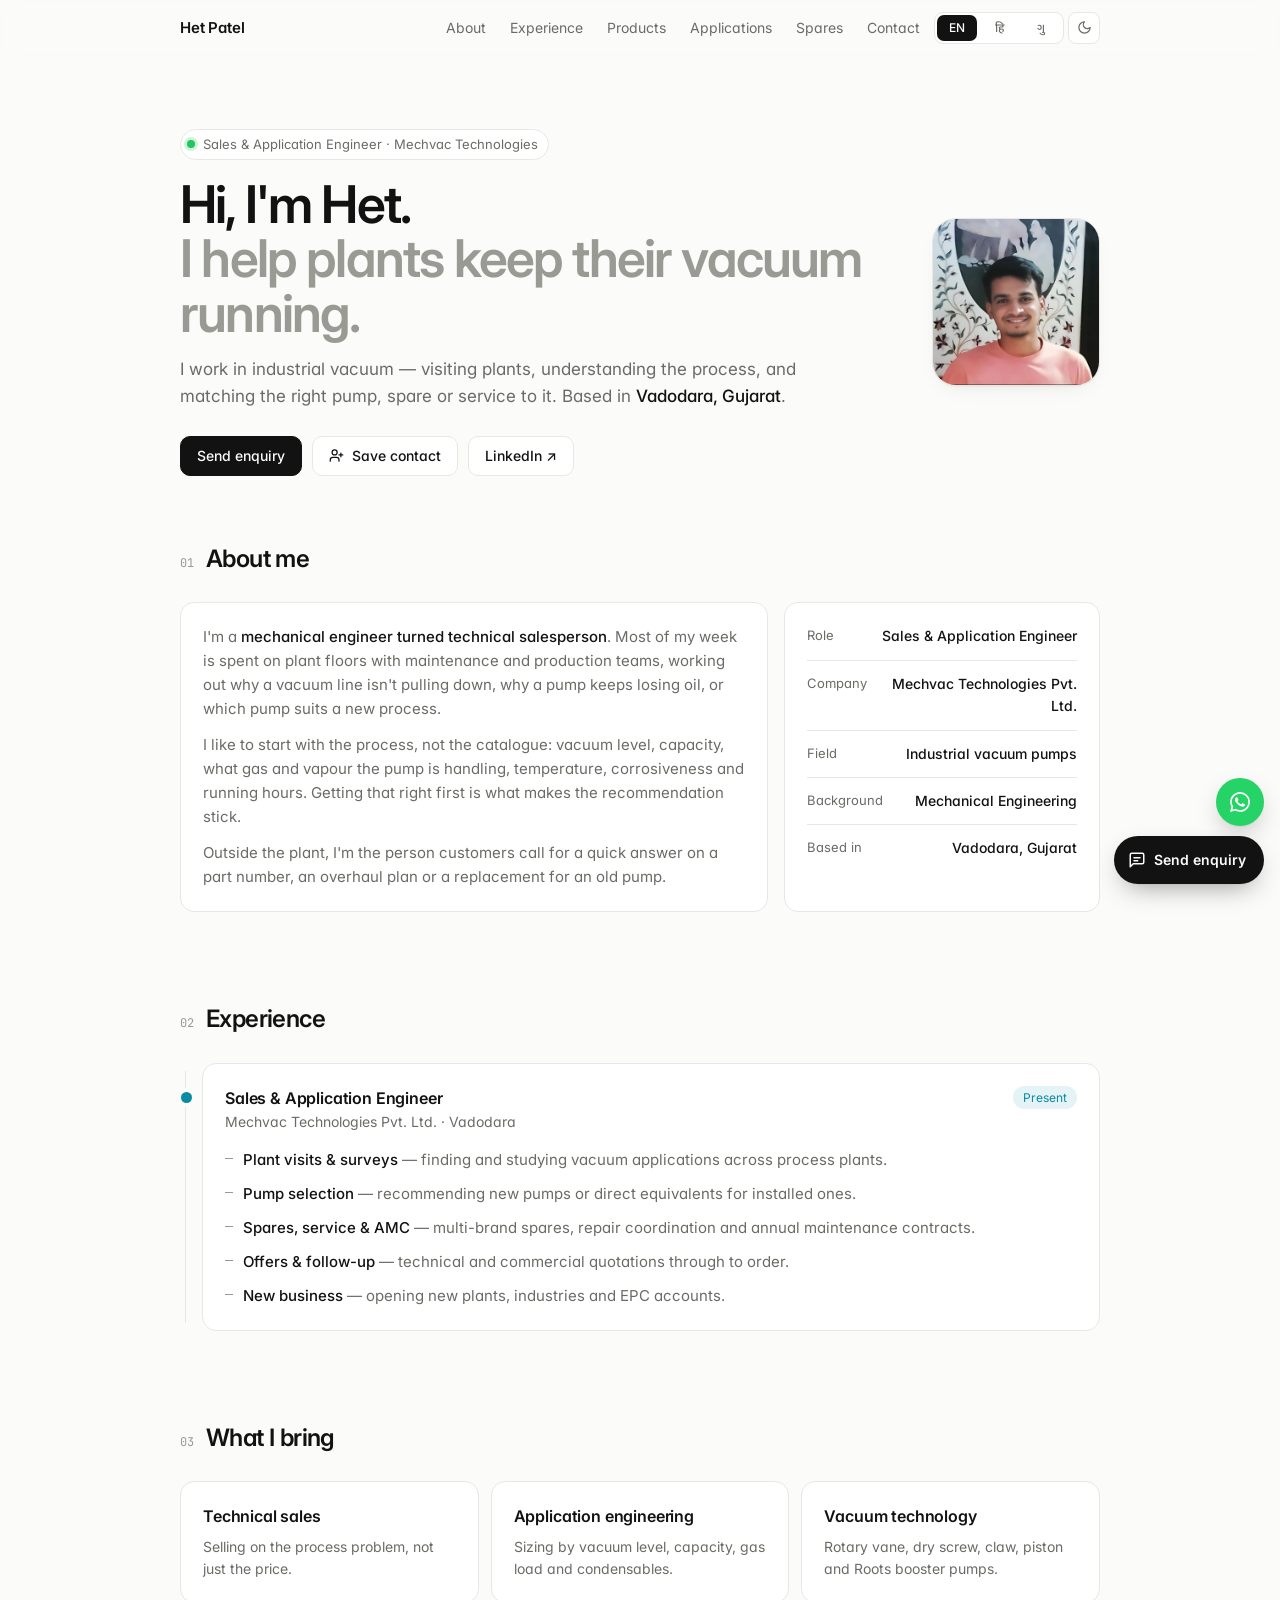
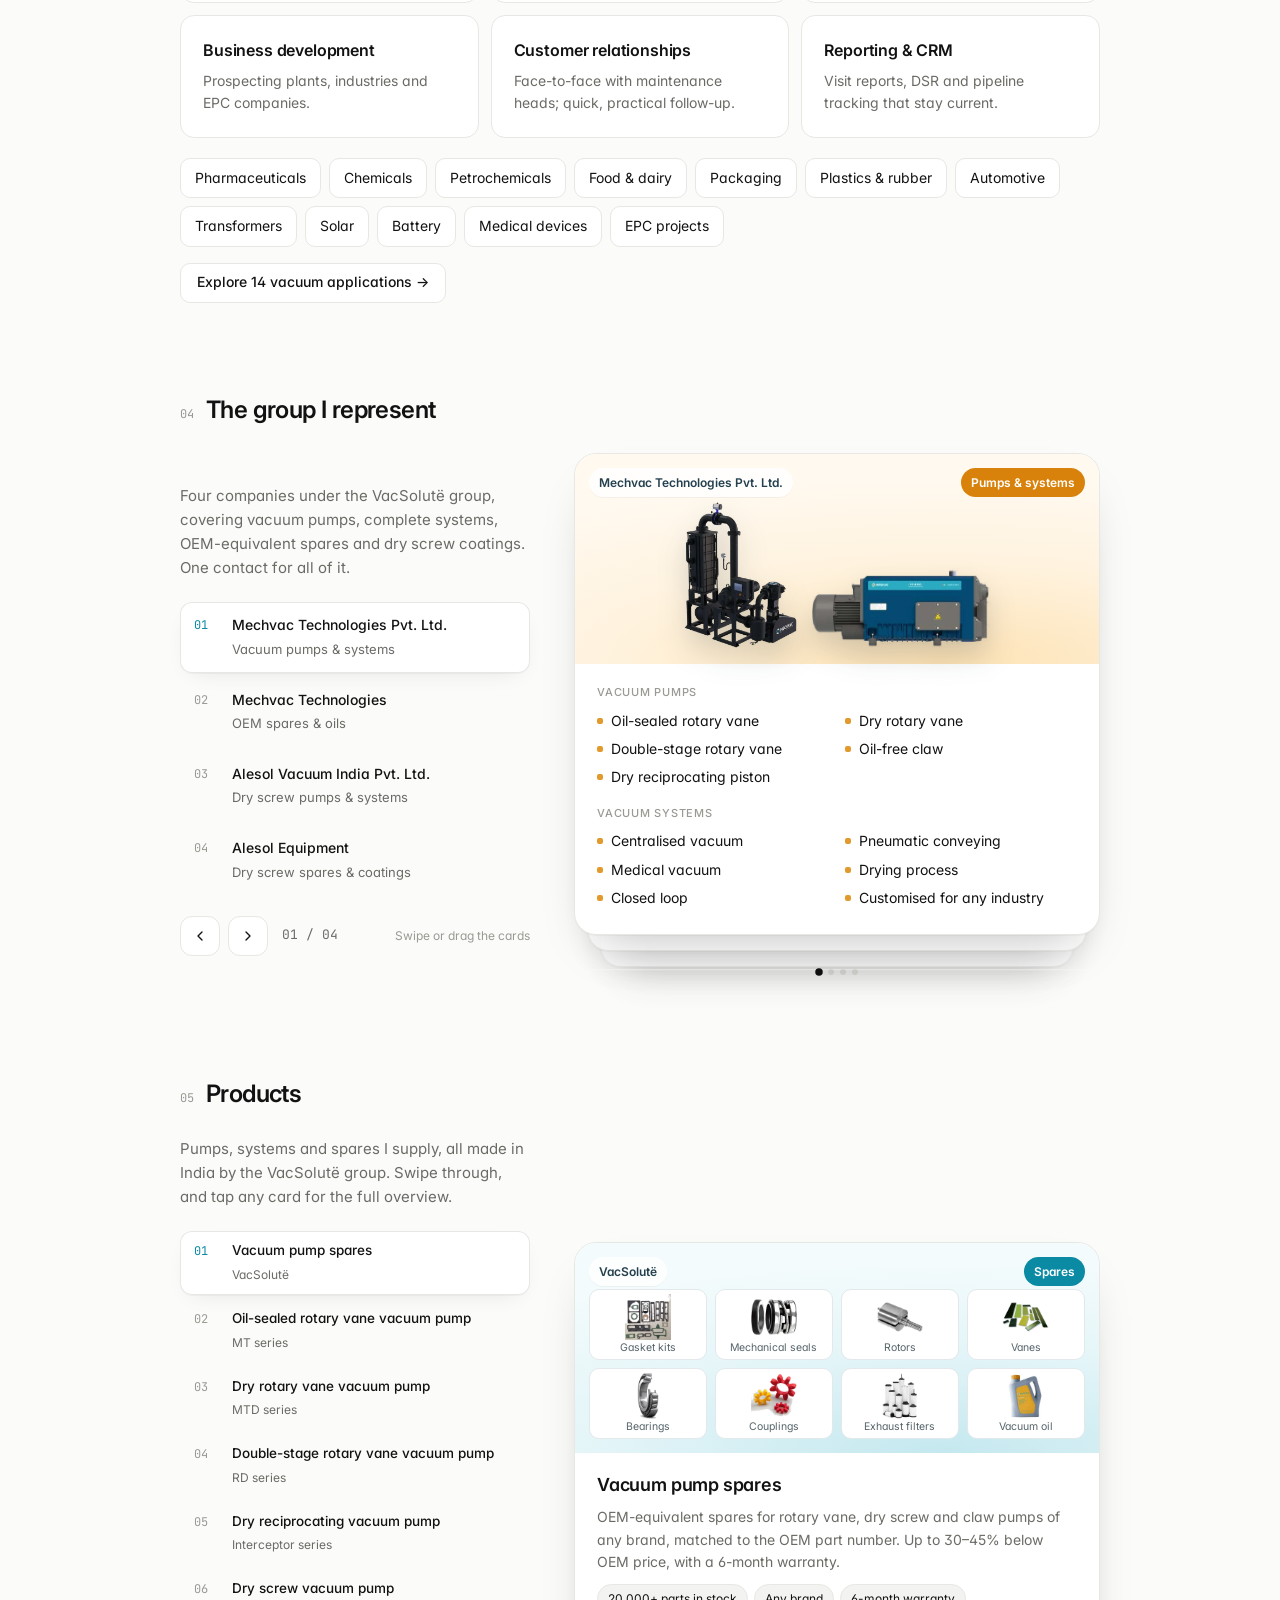
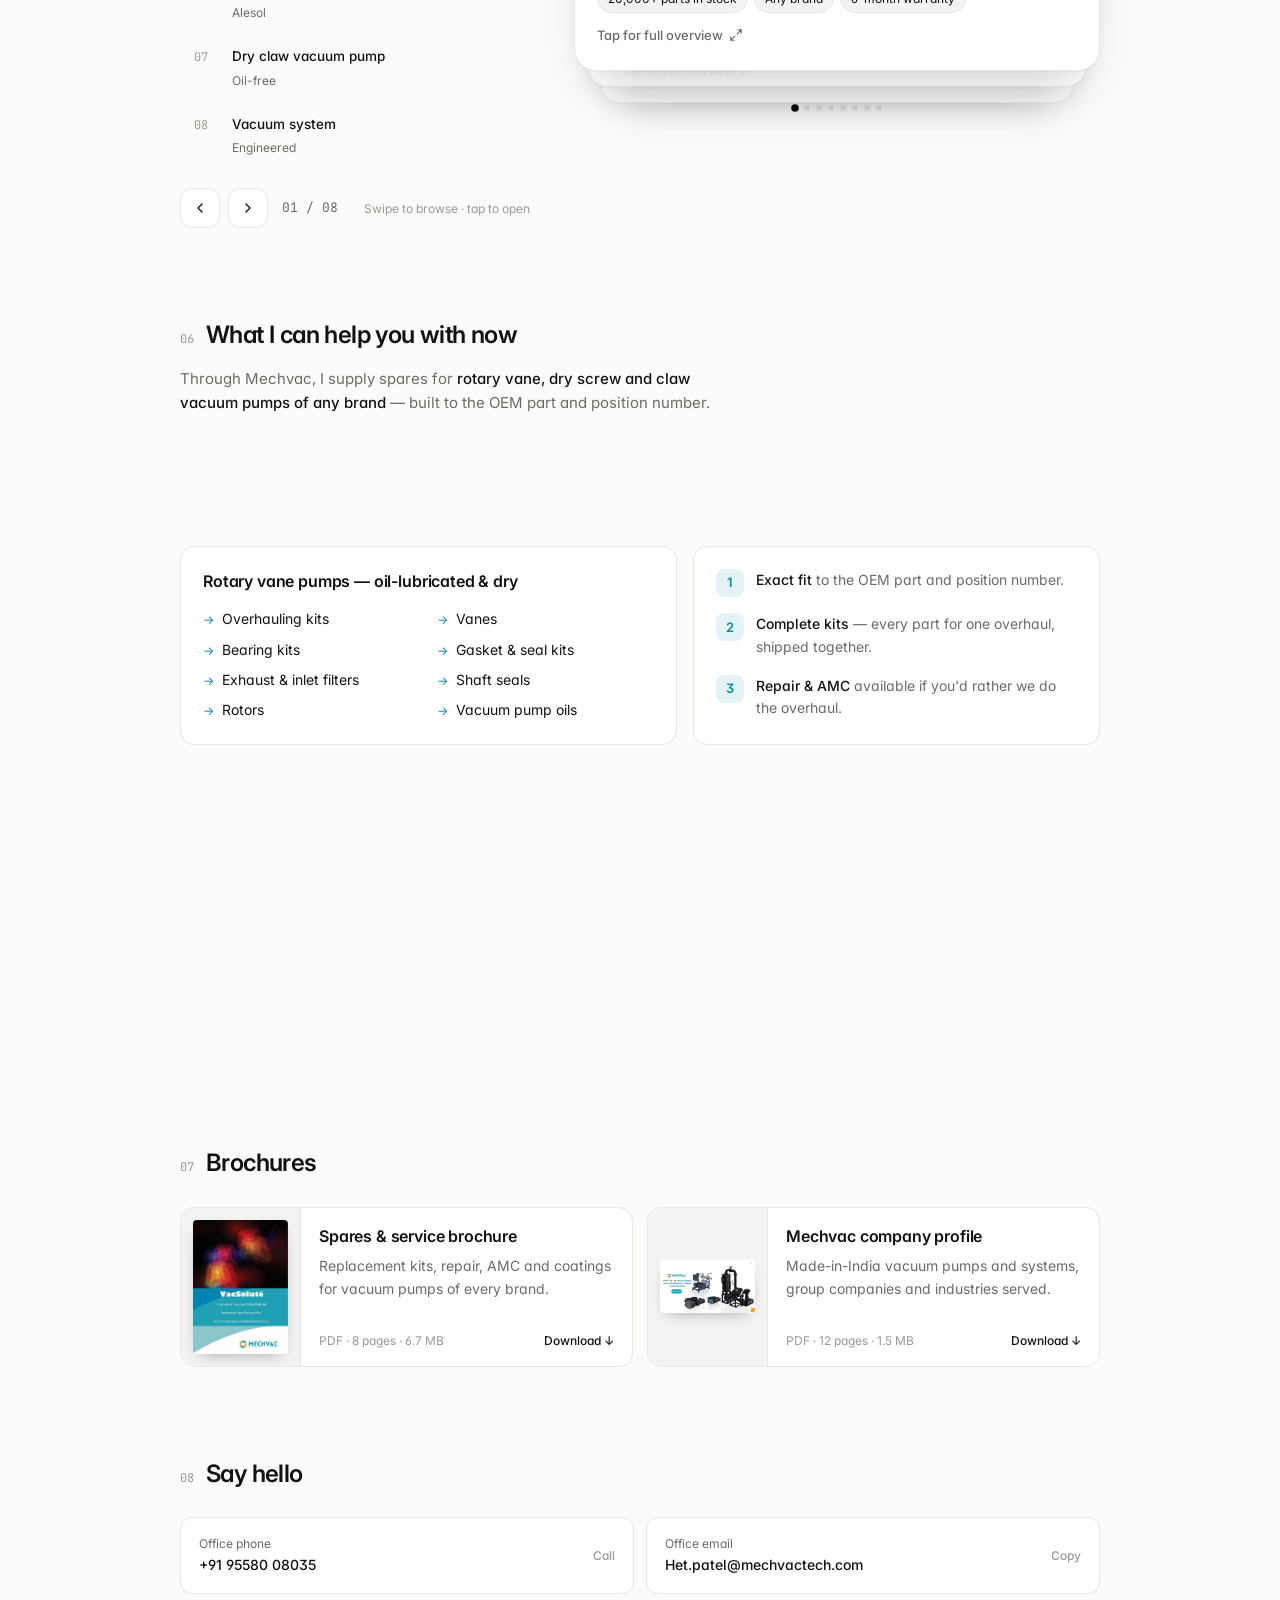
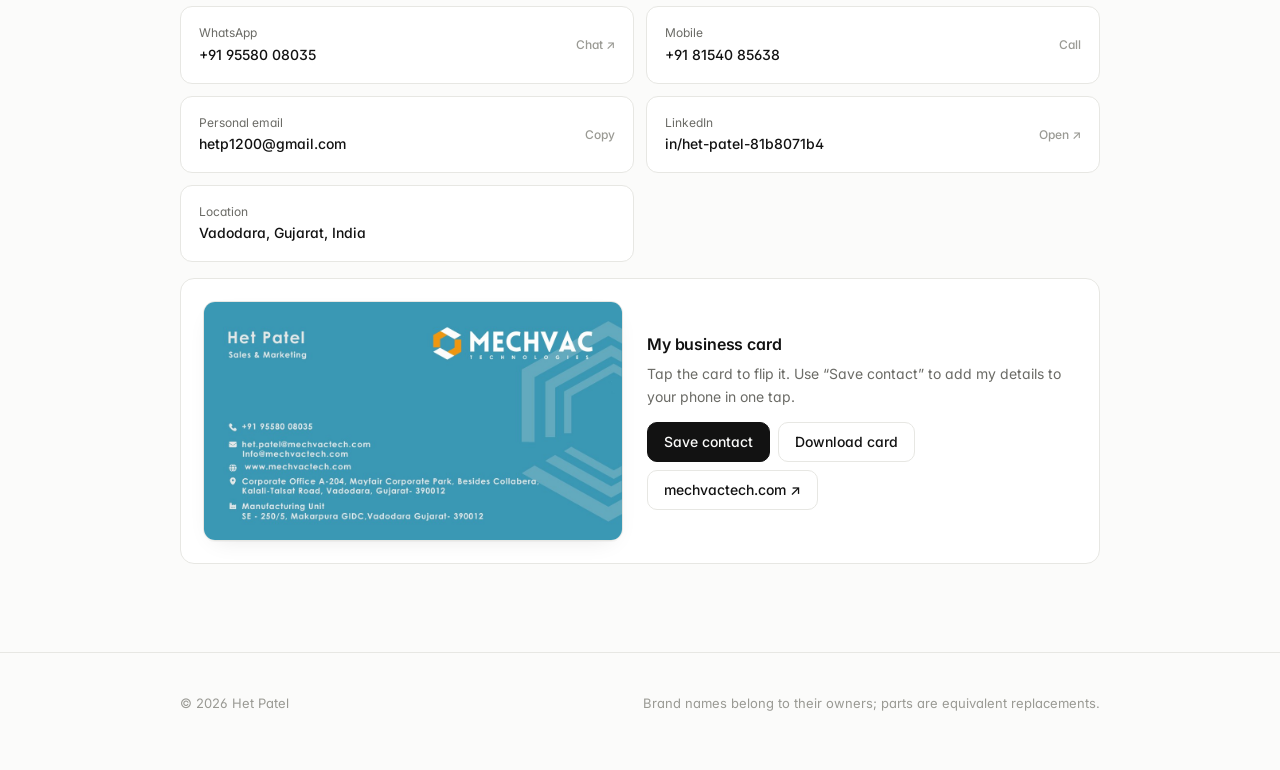
<file: index.html>
<!doctype html>
<html lang="en">
<head>
<meta charset="utf-8">
<meta name="viewport" content="width=device-width, initial-scale=1">
<title>Het Patel</title>
<meta name="description" content="Het Patel — Sales & Application Engineer in industrial vacuum at Mechvac Technologies, Vadodara.">
<meta property="og:title" content="Het Patel — Sales & Application Engineer, Industrial Vacuum">
<meta property="og:description" content="I help plants choose, maintain and source spares for their vacuum pumps — any brand.">
<meta property="og:image" content="https://hetp1200nx.github.io/hetp1200nx/Img.jpeg">
<meta property="og:url" content="https://hetp1200nx.github.io/hetp1200nx/">
<meta property="og:type" content="profile">
<meta name="twitter:card" content="summary">
<link rel="preconnect" href="https://fonts.googleapis.com">
<link rel="preconnect" href="https://fonts.gstatic.com" crossorigin>
<link href="https://fonts.googleapis.com/css2?family=Inter:wght@400;500;600;700&family=JetBrains+Mono:wght@400;500&family=Noto+Sans+Devanagari:wght@400;500;600&family=Noto+Sans+Gujarati:wght@400;500;600&display=swap" rel="stylesheet">
<link rel="stylesheet" href="assets/site.css">
<style>
:root{
  --bg:#fbfbfa; --surface:#ffffff; --surface-2:#f3f3f1; --line:#e7e7e3;
  --text:#121212; --muted:#6b6b66; --faint:#9a9a94;
  --accent:#0b8aa3; --accent-ink:#ffffff; --accent-soft:#e3f3f6;
  --warm:#ef9a1a;
  --ease-out:cubic-bezier(0.23,1,0.32,1);
  --ease-in-out:cubic-bezier(0.77,0,0.175,1);
  --radius:14px;
  --shadow:0 1px 0 rgba(0,0,0,.03),0 8px 24px -12px rgba(0,0,0,.12);
}
@media (prefers-color-scheme:dark){
  :root:not([data-theme="light"]){
    --bg:#0c0c0c; --surface:#141414; --surface-2:#1b1b1b; --line:#262626;
    --text:#ededed; --muted:#a1a1a1; --faint:#6e6e6e;
    --accent:#3cc3dc; --accent-ink:#06262d; --accent-soft:#0f2a30;
    --shadow:0 1px 0 rgba(255,255,255,.03),0 8px 24px -12px rgba(0,0,0,.6);
  }
}
:root[data-theme="dark"]{
  --bg:#0c0c0c; --surface:#141414; --surface-2:#1b1b1b; --line:#262626;
  --text:#ededed; --muted:#a1a1a1; --faint:#6e6e6e;
  --accent:#3cc3dc; --accent-ink:#06262d; --accent-soft:#0f2a30;
  --shadow:0 1px 0 rgba(255,255,255,.03),0 8px 24px -12px rgba(0,0,0,.6);
}

*{box-sizing:border-box;margin:0;padding:0}
html{scroll-behavior:smooth;-webkit-text-size-adjust:100%}
body{background:var(--bg);color:var(--text);font:15px/1.6 Inter,system-ui,-apple-system,Segoe UI,Roboto,sans-serif;-webkit-font-smoothing:antialiased;font-feature-settings:"cv11","ss01"}
a{color:inherit;text-decoration:none}
img{display:block;max-width:100%}
.wrap{max-width:960px;margin:0 auto;padding:0 20px}
.mono{font-family:"JetBrains Mono",ui-monospace,monospace}
::selection{background:var(--accent);color:var(--accent-ink)}

/* ---------- nav ---------- */
.nav{position:sticky;top:0;z-index:20;background:color-mix(in srgb,var(--bg) 82%,transparent);backdrop-filter:saturate(1.4) blur(10px);-webkit-backdrop-filter:saturate(1.4) blur(10px);border-bottom:1px solid transparent;transition:border-color 200ms ease}
.nav.scrolled{border-bottom-color:var(--line)}
.nav .wrap{display:flex;align-items:center;justify-content:space-between;height:56px}
.brand{font-weight:600;letter-spacing:-.01em}
.nav-links{display:flex;gap:4px;align-items:center}
.nav-links a{font-size:14px;color:var(--muted);padding:6px 10px;border-radius:8px;transition:color 150ms ease,background-color 150ms ease}
@media (hover:hover) and (pointer:fine){.nav-links a:hover{color:var(--text);background:var(--surface-2)}}
.theme-btn{width:32px;height:32px;border-radius:8px;border:1px solid var(--line);background:var(--surface);color:var(--muted);display:grid;place-items:center;cursor:pointer;transition:transform 160ms var(--ease-out)}
.theme-btn:active{transform:scale(0.95)}
@media (max-width:640px){.nav-links a.hide-sm{display:none}}

/* ---------- buttons ---------- */
.btn{display:inline-flex;align-items:center;gap:8px;height:40px;padding:0 16px;border-radius:10px;font-weight:500;font-size:14px;border:1px solid var(--line);background:var(--surface);color:var(--text);cursor:pointer;font-family:inherit;transition:transform 160ms var(--ease-out),background-color 150ms ease,border-color 150ms ease;-webkit-tap-highlight-color:transparent}
.btn:active{transform:scale(0.97)}
.btn.primary{background:var(--text);color:var(--bg);border-color:var(--text)}
.btn.accent{background:var(--accent);color:var(--accent-ink);border-color:var(--accent)}
@media (hover:hover) and (pointer:fine){
  .btn:hover{border-color:color-mix(in srgb,var(--text) 25%,var(--line))}
  .btn.primary:hover{background:color-mix(in srgb,var(--text) 86%,var(--bg))}
}
.btn:focus-visible,.tab:focus-visible,.chip:focus-visible,a:focus-visible,select:focus-visible,input:focus-visible,textarea:focus-visible{outline:2px solid var(--accent);outline-offset:2px}

/* ---------- hero ---------- */
.hero{padding:72px 0 48px}
.hero-grid{display:grid;grid-template-columns:1fr auto;gap:40px;align-items:center}
.eyebrow{display:inline-flex;align-items:center;gap:8px;font-size:13px;color:var(--muted);padding:4px 10px 4px 6px;border:1px solid var(--line);border-radius:999px;background:var(--surface)}
.dot{width:8px;height:8px;border-radius:50%;background:#22c55e;box-shadow:0 0 0 3px color-mix(in srgb,#22c55e 22%,transparent)}
h1{font-size:clamp(34px,6vw,52px);line-height:1.05;letter-spacing:-.035em;font-weight:600;margin:18px 0 14px}
h1 .soft{color:var(--faint)}
.lede{font-size:17px;color:var(--muted);max-width:56ch}
.lede strong{color:var(--text);font-weight:500}
.hero-cta{display:flex;flex-wrap:wrap;gap:10px;margin-top:26px}
.avatar{width:168px;height:168px;border-radius:24px;overflow:hidden;background:var(--surface-2);border:1px solid var(--line);box-shadow:var(--shadow);display:grid;place-items:center;font-size:44px;font-weight:600;color:var(--faint)}
.avatar img{width:100%;height:100%;object-fit:cover}
@media (max-width:720px){.hero{padding:48px 0 32px}.hero-grid{grid-template-columns:1fr}.avatar{order:-1;width:96px;height:96px;border-radius:18px;font-size:28px}}

/* entrance stagger (rare, first-load only) */
.enter{opacity:0;transform:translateY(8px);filter:blur(4px);animation:enter 600ms var(--ease-out) forwards}
.enter:nth-child(1){animation-delay:0ms}.enter:nth-child(2){animation-delay:60ms}.enter:nth-child(3){animation-delay:120ms}.enter:nth-child(4){animation-delay:180ms}.enter:nth-child(5){animation-delay:240ms}
@keyframes enter{to{opacity:1;transform:translateY(0);filter:blur(0)}}

/* ---------- stats ---------- */
.stats{display:grid;grid-template-columns:repeat(4,1fr);border:1px solid var(--line);border-radius:var(--radius);background:var(--surface);overflow:hidden}
.stat{padding:20px 18px;border-right:1px solid var(--line)}
.stat:last-child{border-right:0}
.stat b{display:block;font-size:26px;font-weight:600;letter-spacing:-.03em;font-variant-numeric:tabular-nums}
.stat span{font-size:13px;color:var(--muted)}
@media (max-width:720px){.stats{grid-template-columns:1fr 1fr}.stat:nth-child(2){border-right:0}.stat:nth-child(-n+2){border-bottom:1px solid var(--line)}}

/* ---------- sections ---------- */
section{padding:64px 0}
.sec-head{display:flex;align-items:baseline;gap:12px;margin-bottom:24px}
.sec-head .num{font-size:12px;color:var(--faint)}
h2{font-size:24px;letter-spacing:-.025em;font-weight:600}
.sec-sub{color:var(--muted);max-width:62ch;margin:-12px 0 28px}
.card{background:var(--surface);border:1px solid var(--line);border-radius:var(--radius);padding:22px}
h3{font-size:16px;font-weight:600;letter-spacing:-.01em}

/* reveal on scroll */
.reveal{opacity:0;transform:translateY(12px);transition:opacity 500ms var(--ease-out),transform 500ms var(--ease-out)}
.reveal.in{opacity:1;transform:none}

/* ---------- experience ---------- */
.role{display:grid;grid-template-columns:180px 1fr;gap:24px}
.role-meta{font-size:13px;color:var(--muted)}
.role-meta .co{color:var(--text);font-weight:500;font-size:14px}
.role ul{list-style:none;display:grid;gap:10px;margin-top:14px}
.role li{position:relative;padding-left:18px;color:var(--muted)}
.role li::before{content:"";position:absolute;left:0;top:.7em;width:8px;height:1px;background:var(--faint)}
.role li strong{color:var(--text);font-weight:500}
.tags{display:flex;flex-wrap:wrap;gap:6px;margin-top:18px}
.tag{font-size:12px;padding:3px 9px;border-radius:999px;background:var(--surface-2);color:var(--muted);border:1px solid var(--line)}
@media (max-width:640px){.role{grid-template-columns:1fr;gap:6px}}

/* ---------- spares: clip-path tabs ---------- */
.tabs{position:relative;display:inline-flex;padding:4px;border-radius:12px;background:var(--surface-2);border:1px solid var(--line);max-width:100%;overflow-x:auto;scrollbar-width:none}
.tabs::-webkit-scrollbar{display:none}
.tab-list{display:flex;gap:2px}
.tab{display:inline-flex;align-items:center;justify-content:center;appearance:none;border:0;background:transparent;font:inherit;font-size:14px;font-weight:500;color:var(--muted);height:34px;padding:0 14px;border-radius:9px;white-space:nowrap;cursor:pointer;-webkit-tap-highlight-color:transparent}
@media (max-width:480px){.tabs{display:flex}.tab-list{flex:1}.tab{flex:1;padding:0 8px;font-size:13px}}
.tab-list.active-copy{position:absolute;inset:4px;pointer-events:none;clip-path:inset(0 100% 0 0 round 9px);transition:clip-path 260ms var(--ease-out)}
.tab-list.active-copy .tab{display:inline-flex;align-items:center;justify-content:center;background:var(--text);color:var(--bg)}
.panels{margin-top:18px}
.panel{display:none}
.panel.on{display:grid;grid-template-columns:1.1fr .9fr;gap:16px;animation:panel 260ms var(--ease-out)}
@keyframes panel{from{opacity:0;transform:translateY(4px)}to{opacity:1;transform:none}}
@media (max-width:720px){.panel.on{grid-template-columns:1fr}}
.parts{list-style:none;display:grid;grid-template-columns:1fr 1fr;gap:8px 16px;margin-top:14px}
.parts li{font-size:14px;display:flex;gap:8px;align-items:baseline}
.parts li::before{content:"→";color:var(--accent);font-size:12px}
@media (max-width:420px){.parts{grid-template-columns:1fr}}
.note{font-size:13px;color:var(--muted);margin-top:16px;padding-top:14px;border-top:1px dashed var(--line)}
.why{display:grid;gap:14px}
.why div{display:flex;gap:12px}
.why .k{flex:none;width:28px;height:28px;border-radius:8px;background:var(--accent-soft);color:var(--accent);display:grid;place-items:center;font-size:13px;font-weight:600}
.why p{font-size:14px;color:var(--muted)}
.why p b{color:var(--text);font-weight:500}

/* ---------- brands marquee ---------- */
.brands{margin-top:28px;border:1px solid var(--line);border-radius:var(--radius);background:var(--surface);overflow:hidden}
.brands-head{display:flex;justify-content:space-between;align-items:center;gap:12px;padding:14px 18px;border-bottom:1px solid var(--line);font-size:13px;color:var(--muted);flex-wrap:wrap}
.brands-head b{color:var(--text);font-weight:500}
.marquee{position:relative;overflow:hidden;padding:16px 0;-webkit-mask-image:linear-gradient(90deg,transparent,#000 8%,#000 92%,transparent);mask-image:linear-gradient(90deg,transparent,#000 8%,#000 92%,transparent)}
.track{display:flex;gap:10px;width:max-content;animation:marquee 48s linear infinite}
.marquee.row2 .track{animation-direction:reverse;animation-duration:56s}
@media (hover:hover) and (pointer:fine){.marquee:hover .track{animation-play-state:paused}}
@keyframes marquee{to{transform:translateX(-50%)}}
.chip{font-size:14px;font-weight:500;padding:7px 14px;border-radius:999px;border:1px solid var(--line);background:var(--bg);white-space:nowrap}
.chip.any{background:var(--accent-soft);color:var(--accent);border-color:transparent}

/* ---------- services ---------- */
.grid3{display:grid;grid-template-columns:repeat(3,1fr);gap:12px}
.grid2{display:grid;grid-template-columns:repeat(2,1fr);gap:12px}
@media (max-width:820px){.grid3{grid-template-columns:1fr 1fr}}
@media (max-width:560px){.grid3,.grid2{grid-template-columns:1fr}}
.svc p{font-size:14px;color:var(--muted);margin-top:6px}
.svc .ic{width:32px;height:32px;border-radius:9px;background:var(--surface-2);border:1px solid var(--line);display:grid;place-items:center;margin-bottom:14px;color:var(--text)}
.coat{display:flex;flex-wrap:wrap;gap:6px;margin-top:12px}

/* ---------- industries ---------- */
.ind{display:flex;flex-wrap:wrap;gap:8px}
.ind span{font-size:14px;padding:8px 14px;border-radius:10px;background:var(--surface);border:1px solid var(--line)}

/* ---------- quote builder ---------- */
.quote{display:grid;grid-template-columns:.9fr 1.1fr;gap:16px}
@media (max-width:760px){.quote{grid-template-columns:1fr}}
.steps{list-style:none;counter-reset:s;display:grid;gap:14px;margin-top:14px}
.steps li{counter-increment:s;display:flex;gap:12px;font-size:14px;color:var(--muted)}
.steps li::before{content:counter(s);flex:none;width:22px;height:22px;border-radius:50%;border:1px solid var(--line);display:grid;place-items:center;font-size:12px;color:var(--text);background:var(--surface-2)}
.steps b{color:var(--text);font-weight:500}
form{display:grid;gap:12px}
label{font-size:13px;color:var(--muted);display:grid;gap:6px}
input,select,textarea{font:inherit;font-size:14px;color:var(--text);background:var(--bg);border:1px solid var(--line);border-radius:10px;padding:10px 12px;width:100%;transition:border-color 150ms ease}
textarea{min-height:84px;resize:vertical}
input:focus,select:focus,textarea:focus{border-color:var(--accent);outline:none}
.row{display:grid;grid-template-columns:1fr 1fr;gap:12px}
@media (max-width:420px){.row{grid-template-columns:1fr}}
.form-actions{display:flex;gap:8px;flex-wrap:wrap;margin-top:4px}

/* ---------- contact ---------- */
.contact{display:grid;grid-template-columns:repeat(2,1fr);gap:12px}
@media (max-width:560px){.contact{grid-template-columns:1fr}}
.c-item{display:flex;justify-content:space-between;align-items:center;gap:12px;padding:16px 18px;background:var(--surface);border:1px solid var(--line);border-radius:12px;transition:transform 160ms var(--ease-out),border-color 150ms ease;cursor:pointer;text-align:left;font:inherit;color:inherit;width:100%}
.c-item:active{transform:scale(0.98)}
@media (hover:hover) and (pointer:fine){.c-item:hover{border-color:color-mix(in srgb,var(--text) 22%,var(--line))}}
.c-item small{display:block;font-size:12px;color:var(--muted)}
.c-item span{font-weight:500;font-size:14px;word-break:break-all}
.c-item .act{font-size:12px;color:var(--faint);flex:none}

footer{padding:40px 0 56px;color:var(--faint);font-size:13px;border-top:1px solid var(--line);margin-top:24px}
footer .wrap{display:flex;justify-content:space-between;gap:12px;flex-wrap:wrap}

/* ---------- toast (Sonner-style) ---------- */
.toaster{position:fixed;left:50%;bottom:24px;z-index:50;transform:translateX(-50%);pointer-events:none}
.toast{display:flex;align-items:center;gap:8px;padding:10px 14px;border-radius:10px;background:var(--text);color:var(--bg);font-size:14px;font-weight:500;box-shadow:0 10px 30px -10px rgba(0,0,0,.35);opacity:0;transform:translateY(100%);transition:opacity 400ms ease,transform 400ms ease}
.toast.show{opacity:1;transform:translateY(0)}
.toast.hide{transition-duration:200ms;transition-timing-function:ease-out}

@media (prefers-reduced-motion:reduce){
  html{scroll-behavior:auto}
  .enter{animation:fade 200ms ease forwards;transform:none;filter:none}
  @keyframes fade{from{opacity:0}to{opacity:1}}
  .reveal{transform:none;transition:opacity 200ms ease}
  .track{animation:none;flex-wrap:wrap;width:auto;justify-content:center;padding:0 16px}
  .track .dup{display:none}
  .marquee{-webkit-mask-image:none;mask-image:none}
  .panel.on{animation:none}
  .toast{transform:none}
  .tab-list.active-copy{transition:none}
}


/* business card flip */
.vcard{margin-top:16px;display:grid;grid-template-columns:minmax(0,420px) 1fr;gap:24px;align-items:center}
@media (max-width:720px){.vcard{grid-template-columns:1fr}}
.flip{perspective:1200px;cursor:pointer;-webkit-tap-highlight-color:transparent;border:0;background:none;padding:0;width:100%;display:block;text-align:left}
.flip-inner{position:relative;aspect-ratio:7/4;transform-style:preserve-3d;transition:transform 600ms var(--ease-in-out)}
.flip.flipped .flip-inner{transform:rotateY(180deg)}
.flip:active .flip-inner{scale:.98}
.face{position:absolute;inset:0;border-radius:12px;overflow:hidden;backface-visibility:hidden;-webkit-backface-visibility:hidden;box-shadow:var(--shadow);border:1px solid var(--line)}
.face img{width:100%;height:100%;object-fit:cover}
.face.back{transform:rotateY(180deg)}
.vcard-side p{color:var(--muted);font-size:14px}
.vcard-side .btns{display:flex;gap:8px;flex-wrap:wrap;margin-top:14px}
@media (prefers-reduced-motion:reduce){.flip-inner{transition:none}}

/* group deck */
.group{display:grid;grid-template-columns:.8fr 1.2fr;gap:44px;align-items:center}
@media (max-width:860px){.group{grid-template-columns:1fr;gap:22px}}
.g-list{list-style:none;display:grid;gap:4px;margin-top:22px}
.g-list button{all:unset;box-sizing:border-box;width:100%;display:grid;grid-template-columns:30px 1fr;gap:8px;padding:12px 14px;border-radius:12px;cursor:pointer;transition:background-color 150ms ease,box-shadow 150ms ease;-webkit-tap-highlight-color:transparent}
.g-list button:focus-visible{outline:2px solid var(--accent);outline-offset:2px}
.g-list .ix{font-size:12px;color:var(--faint);padding-top:2px;transition:color 150ms ease}
.g-list b{display:block;font-weight:500;font-size:14px}
.g-list small{color:var(--muted);font-size:13px}
.g-list button[aria-current="true"]{background:var(--surface);box-shadow:inset 0 0 0 1px var(--line),var(--shadow)}
.g-list button[aria-current="true"] .ix{color:var(--accent)}
@media (hover:hover) and (pointer:fine){.g-list button:not([aria-current="true"]):hover{background:var(--surface-2)}}
@media (max-width:860px){.g-list{display:none}}
.g-ctrl{display:flex;align-items:center;gap:8px;margin-top:20px;flex-wrap:wrap}
.g-arrow{width:40px;height:40px;border-radius:12px;border:1px solid var(--line);background:var(--surface);color:var(--text);display:grid;place-items:center;cursor:pointer;transition:transform 160ms var(--ease-out),border-color 150ms ease;-webkit-tap-highlight-color:transparent}
.g-arrow:active{transform:scale(0.94)}
@media (hover:hover) and (pointer:fine){.g-arrow:hover{border-color:color-mix(in srgb,var(--text) 25%,var(--line))}}
.g-count{font-size:13px;color:var(--muted);margin-left:6px;font-variant-numeric:tabular-nums}
.g-hint{font-size:12px;color:var(--faint);margin-left:auto}
@media (max-width:860px){.g-ctrl{order:2;margin-top:0}.g-info{display:contents}.g-info .sec-sub{order:0}.deck{order:1}}

.deck{position:relative;display:grid;padding-bottom:52px;touch-action:pan-y;outline:none;-webkit-user-select:none;user-select:none}
.deck:focus-visible .gcard.top{box-shadow:0 0 0 2px var(--accent),0 24px 48px -24px rgba(0,0,0,.3)}
.gcard{grid-area:1/1;border-radius:22px;background:var(--surface);border:1px solid var(--line);box-shadow:0 1px 0 rgba(0,0,0,.03),0 24px 48px -24px rgba(0,0,0,.28);overflow:hidden;display:flex;flex-direction:column;transform-origin:50% 100%;transition:transform 480ms cubic-bezier(0.32,0.72,0,1),opacity 300ms ease;will-change:transform;cursor:grab}
.gcard.dragging{transition:none;cursor:grabbing}
.gcard:not(.top){pointer-events:none}
.gc-top{position:relative;height:210px;display:flex;align-items:flex-end;justify-content:center;padding:48px 20px 16px}
.gcard.pumps .gc-top{background:radial-gradient(120% 90% at 70% 100%,#fde2b4 0%,#fff3df 55%,#fff9f0 100%)}
.gcard.spares .gc-top{background:radial-gradient(120% 90% at 70% 100%,#c4e8ef 0%,#e4f5f8 55%,#f3fbfc 100%)}
.gc-imgs{display:flex;align-items:flex-end;justify-content:center;gap:14px;height:100%;width:100%;min-width:0}
.gc-imgs img{width:auto;min-width:0;max-width:62%;object-fit:contain;filter:drop-shadow(0 14px 14px rgba(20,40,50,.18));pointer-events:none;-webkit-user-drag:none}
.gc-imgs img.h100{height:100%}.gc-imgs img.h70{height:70%}.gc-imgs img.h60{height:60%}.gc-imgs img.h55{height:55%}
.gc-imgs img.wide{max-width:94%}
.gc-co{position:absolute;left:14px;top:14px;font-size:12px;font-weight:600;padding:5px 10px;border-radius:999px;background:rgba(255,255,255,.85);color:#24404f;box-shadow:0 1px 0 rgba(0,0,0,.04)}
.gc-tag{position:absolute;right:14px;top:14px;font-size:12px;font-weight:600;padding:5px 10px;border-radius:999px;color:#fff}
.gcard.pumps .gc-tag{background:#d9820b}
.gcard.spares .gc-tag{background:#0b8aa3}
.gc-body{padding:20px 22px 24px;display:grid;gap:16px;align-content:start;flex:1}
.gc-body h4{font-size:11px;text-transform:uppercase;letter-spacing:.07em;color:var(--faint);font-weight:500;margin-bottom:8px}
.gc-body ul{list-style:none;display:grid;grid-template-columns:1fr 1fr;gap:6px 16px}
.gc-body ul.one{grid-template-columns:1fr}
.gc-body li{font-size:14px;display:flex;gap:8px;align-items:baseline}
.gc-body li::before{content:"";flex:none;width:6px;height:6px;border-radius:2px;transform:translateY(-2px)}
.gcard.pumps li::before{background:#e39a2d}
.gcard.spares li::before{background:var(--accent)}
.gc-body p{font-size:14px;color:var(--muted)}
.gc-lead{font-size:15px!important;color:var(--text)!important}
.gc-lead b{font-size:22px;letter-spacing:-.02em;font-weight:600;color:var(--accent)}
.gc-chips{display:flex;flex-wrap:wrap;gap:6px}
.gc-chips span{font-size:12px;padding:4px 10px;border-radius:999px;background:var(--surface-2);border:1px solid var(--line)}
.gc-chips .more{background:var(--accent-soft);color:var(--accent);border-color:transparent}
.g-dots{position:absolute;left:0;right:0;bottom:12px;display:flex;justify-content:center;gap:6px}
.g-dots i{width:6px;height:6px;border-radius:99px;background:var(--line);transition:background-color 200ms ease,transform 200ms var(--ease-out)}
.g-dots i.on{background:var(--text);transform:scale(1.25)}
@media (max-width:480px){.gc-body ul{grid-template-columns:1fr}.gc-top{height:200px;padding-top:78px}.gc-tag{right:auto;left:14px;top:46px}.gc-co{max-width:calc(100% - 28px);white-space:nowrap;overflow:hidden;text-overflow:ellipsis}}
@media (prefers-reduced-motion:reduce){.gcard{transition:opacity 200ms ease}}


/* products deck (reuses group deck styles) */
.gcard.pfeature .gc-top{padding:46px 14px 14px}
.p-list button{padding:9px 14px}
.p-list b{font-size:13.5px}
.p-list small{font-size:12px}
.gc-imgs img.wide{max-width:88%}
.gcard .gc-imgs img.h100{max-width:70%}
.gcard .gc-imgs img.h100.wide{max-width:88%}
.p-inset{position:absolute;right:14px;bottom:12px;width:84px;height:56px;border-radius:10px;background:#fff;border:1px solid #e3e8ea;display:grid;place-items:center;padding:6px;box-shadow:0 6px 14px -8px rgba(0,0,0,.25)}
.p-inset img{max-width:100%;max-height:100%;object-fit:contain;pointer-events:none}
.parts-grid{display:grid;grid-template-columns:repeat(4,minmax(0,1fr));grid-template-rows:repeat(2,minmax(0,1fr));gap:8px;width:100%;height:100%}
.parts-grid figure{margin:0;background:#fff;border:1px solid #e3e8ea;border-radius:10px;display:grid;grid-template-rows:minmax(0,1fr) auto;overflow:hidden;min-height:0;min-width:0}
.parts-grid img{width:100%;height:100%;min-height:0;object-fit:contain;padding:4px 4px 0;pointer-events:none;-webkit-user-drag:none}
.parts-grid figcaption{font-size:10.5px;line-height:1.2;color:#56646a;text-align:center;padding:2px 4px 4px;white-space:nowrap;overflow:hidden;text-overflow:ellipsis}
.p-body{gap:10px!important}
.p-body h3{font-size:18px;line-height:1.3}
.p-link{display:inline-flex;align-items:center;gap:6px;font-size:14px;font-weight:500;color:var(--text);width:fit-content;margin-top:2px;-webkit-user-drag:none;transition:transform 160ms var(--ease-out)}
.p-link svg{transition:transform 200ms var(--ease-out)}
@media (hover:hover) and (pointer:fine){.p-link:hover svg{transform:translateX(3px)}}
.p-link:active{transform:scale(0.97)}
@media (max-width:480px){.parts-grid{gap:6px}.parts-grid figcaption{font-size:9.5px}.gcard.pfeature .gc-top{padding-top:78px;height:230px}}

/* product overview (tap a card) */
.gcard .pd-open{display:inline-flex;align-items:center;gap:6px;font-size:13px;font-weight:500;color:var(--muted);margin-top:2px}
.gcard .pd-open svg{transition:transform 200ms var(--ease-out)}
@media (hover:hover) and (pointer:fine){#pDeck .gcard.top:hover .pd-open{color:var(--text)}#pDeck .gcard.top:hover .pd-open svg{transform:scale(1.15)}}
#pdlg{border:0;padding:0;background:transparent;width:100%;max-width:min(940px,calc(100vw - 24px));max-height:calc(100dvh - 24px);margin:auto;color:var(--text);overflow:visible}
#pdlg::backdrop{background:rgba(10,12,14,.55);backdrop-filter:blur(4px);-webkit-backdrop-filter:blur(4px);opacity:0;transition:opacity 240ms ease}
#pdlg.show::backdrop{opacity:1}
.pd-sheet{position:relative;background:var(--surface);border:1px solid var(--line);border-radius:22px;overflow:auto;max-height:calc(100dvh - 24px);box-shadow:0 40px 100px -30px rgba(0,0,0,.55);overscroll-behavior:contain}
.pd-close{position:absolute;top:12px;right:12px;z-index:3;width:36px;height:36px;border-radius:11px;border:1px solid var(--line);background:var(--surface);color:var(--text);display:grid;place-items:center;cursor:pointer;transition:transform 160ms var(--ease-out)}
.pd-close:active{transform:scale(0.94)}
.pd-grid{display:grid;grid-template-columns:1.05fr 1fr}
@media (max-width:760px){.pd-grid{grid-template-columns:1fr}}
.pd-art{position:relative;min-height:320px;display:flex;align-items:center;justify-content:center;padding:56px 28px 28px}
.pd-sheet[data-tone="warm"] .pd-art{background:radial-gradient(120% 90% at 60% 100%,#fde2b4 0%,#fff3df 55%,#fff9f0 100%)}
.pd-sheet[data-tone="cool"] .pd-art{background:radial-gradient(120% 90% at 60% 100%,#c4e8ef 0%,#e4f5f8 55%,#f3fbfc 100%)}
.pd-art .p-main{display:block;max-width:100%;max-height:300px;object-fit:contain;mix-blend-mode:multiply;filter:drop-shadow(0 16px 16px rgba(20,40,50,.16))}
.pd-art .p-inset{width:110px;height:72px;right:18px;bottom:18px}
.pd-art .parts-grid{height:auto;grid-template-rows:none}
.pd-art .parts-grid figure{aspect-ratio:1/1.08}
.pd-art .parts-grid figcaption{font-size:11.5px;padding:3px 4px 6px;white-space:normal;overflow:visible}
@media (max-width:760px){.pd-art{min-height:240px;padding:56px 18px 18px}.pd-art .p-main{max-height:220px}}
.pd-main{padding:30px 28px 24px;display:flex;flex-direction:column;gap:12px}
@media (max-width:760px){.pd-main{padding:22px 20px 18px}}
.pd-pills{display:flex;gap:6px;flex-wrap:wrap}
.pd-series{font-size:12px;font-weight:600;padding:4px 10px;border-radius:999px;background:var(--surface-2);border:1px solid var(--line)}
.pd-tag{font-size:12px;font-weight:600;padding:4px 10px;border-radius:999px;color:#fff;background:#0b8aa3}
.pd-sheet[data-tone="warm"] .pd-tag{background:#d9820b}
.pd-main h2{font-size:clamp(22px,3vw,28px);line-height:1.2;letter-spacing:-.02em}
.pd-over{color:var(--muted);font-size:15px}
.pd-specs{display:flex;flex-wrap:wrap;gap:6px;margin-top:2px}
.pd-specs span{font-size:12.5px;font-weight:500;padding:5px 11px;border-radius:9px;background:var(--accent-soft);color:var(--accent)}
.pd-sheet[data-tone="warm"] .pd-specs span{background:color-mix(in srgb,#d9820b 14%,transparent);color:#b86d06}
.pd-cols{display:grid;grid-template-columns:1fr 1fr;gap:1px;background:var(--line);border-top:1px solid var(--line)}
@media (max-width:760px){.pd-cols{grid-template-columns:1fr}}
.pd-cols>div{background:var(--surface);padding:20px 26px 22px}
.pd-cols h4{font-size:11px;text-transform:uppercase;letter-spacing:.07em;color:var(--faint);font-weight:500;margin-bottom:12px}
.pd-feat{list-style:none;display:grid;gap:9px}
.pd-feat li{display:flex;gap:10px;font-size:14px;align-items:flex-start}
.pd-feat li::before{content:"";flex:none;width:18px;height:18px;margin-top:1px;border-radius:6px;background:var(--accent-soft) no-repeat center/12px url("data:image/svg+xml,%3Csvg xmlns='http://www.w3.org/2000/svg' viewBox='0 0 24 24' fill='none' stroke='%230b8aa3' stroke-width='3' stroke-linecap='round' stroke-linejoin='round'%3E%3Cpath d='M5 12.5l4.5 4.5L19 7.5'/%3E%3C/svg%3E")}
.pd-apps{display:flex;flex-wrap:wrap;gap:6px}
.pd-apps span{font-size:13px;padding:5px 11px;border-radius:999px;background:var(--surface-2);border:1px solid var(--line)}
.pd-foot{display:flex;justify-content:space-between;align-items:center;gap:12px;flex-wrap:wrap;padding:14px 20px;border-top:1px solid var(--line);position:sticky;bottom:0;background:color-mix(in srgb,var(--surface) 92%,transparent);backdrop-filter:blur(8px);-webkit-backdrop-filter:blur(8px)}
.pd-np{display:flex;gap:6px}
.pd-np button{width:36px;height:36px;border-radius:10px;border:1px solid var(--line);background:var(--surface);color:var(--text);cursor:pointer;transition:transform 160ms var(--ease-out)}
.pd-np button:active{transform:scale(0.94)}
.pd-btns{display:flex;gap:8px}
/* content settles in after the sheet grows */
#pdlg.show .pd-in{animation:pdIn 320ms var(--ease-out) both}
@keyframes pdIn{from{opacity:0;transform:translateY(6px)}to{opacity:1;transform:none}}
@media (prefers-reduced-motion:reduce){#pdlg.show .pd-in{animation:none}}

/* downloads */
.dls{display:grid;grid-template-columns:1fr 1fr;gap:14px}
@media (max-width:640px){.dls{grid-template-columns:1fr}}
.dl-card{display:grid;grid-template-columns:120px 1fr;background:var(--surface);border:1px solid var(--line);border-radius:var(--radius);overflow:hidden;transition:transform 160ms var(--ease-out),border-color 150ms ease}
.dl-card:active{transform:scale(0.98)}
@media (hover:hover) and (pointer:fine){.dl-card:hover{border-color:color-mix(in srgb,var(--text) 22%,var(--line))}}
.dl-cover{background:var(--surface-2);border-right:1px solid var(--line);display:grid;place-items:center;padding:12px}
.dl-cover img{width:100%;border-radius:4px;box-shadow:0 6px 16px -8px rgba(0,0,0,.4)}
.dl-body{padding:16px 18px;display:flex;flex-direction:column;gap:6px}
.dl-body p{font-size:14px;color:var(--muted)}
.dl-meta{margin-top:auto;font-size:12px;color:var(--faint);display:flex;justify-content:space-between;gap:8px}
.dl-meta b{color:var(--text);font-weight:500}

/* personal */
.about{display:grid;grid-template-columns:1.3fr .7fr;gap:16px}
@media (max-width:720px){.about{grid-template-columns:1fr}}
.about p{color:var(--muted)}
.about p+p{margin-top:12px}
.about p b{color:var(--text);font-weight:500}
.facts{list-style:none;display:grid;gap:12px;align-content:start}
.facts li{display:flex;justify-content:space-between;gap:12px;font-size:14px;padding-bottom:12px;border-bottom:1px solid var(--line)}
.facts li:last-child{border-bottom:0;padding-bottom:0}
.facts small{color:var(--muted);font-size:13px}
.facts span{text-align:right;font-weight:500}
.timeline{position:relative;padding-left:22px}
.timeline::before{content:"";position:absolute;left:5px;top:8px;bottom:8px;width:1px;background:var(--line)}
.tl-item{position:relative}
.tl-item::before{content:"";position:absolute;left:-22px;top:28px;width:11px;height:11px;border-radius:50%;background:var(--accent);box-shadow:0 0 0 4px var(--bg)}
.tl-head{display:flex;justify-content:space-between;gap:12px;flex-wrap:wrap}
.tl-head .when{font-size:12px;color:var(--accent);background:var(--accent-soft);padding:2px 10px;border-radius:999px;height:fit-content}
.skills{display:grid;grid-template-columns:repeat(3,1fr);gap:12px}
@media (max-width:820px){.skills{grid-template-columns:1fr 1fr}}
@media (max-width:480px){.skills{grid-template-columns:1fr}}
.skill p{font-size:14px;color:var(--muted);margin-top:6px}
.offer-proof{display:flex;flex-wrap:wrap;gap:8px;margin:-8px 0 22px}
.cta-card{display:flex;justify-content:space-between;align-items:center;gap:16px;flex-wrap:wrap;margin-top:16px}
.cta-card p{color:var(--muted);font-size:14px;max-width:52ch}
.cta-card p b{color:var(--text);font-weight:500}
</style>
</head>
<body>

<nav class="nav" id="nav">
  <div class="wrap">
    <a href="#top" class="brand">Het Patel</a>
    <div class="nav-links">
      <a href="#about" class="hide-sm">About</a>
      <a href="#experience" class="hide-sm">Experience</a>
      <a href="#products" class="hide-sm">Products</a>
      <a href="application/">Applications</a>
      <a href="#spares" class="hide-sm">Spares</a>
      <a href="#contact">Contact</a>
      <button class="theme-btn" id="themeBtn" aria-label="Toggle colour theme" title="Toggle theme">
        <svg width="15" height="15" viewBox="0 0 24 24" fill="none" stroke="currentColor" stroke-width="2" stroke-linecap="round" stroke-linejoin="round"><path d="M12 3a6 6 0 0 0 9 9 9 9 0 1 1-9-9Z"/></svg>
      </button>
    </div>
  </div>
</nav>

<main id="top">
<header class="hero">
  <div class="wrap hero-grid">
    <div>
      <div class="enter"><span class="eyebrow"><span class="dot"></span>Sales &amp; Application Engineer · Mechvac Technologies</span></div>
      <h1 class="enter">Hi, I'm Het.<br><span class="soft">I help plants keep their vacuum running.</span></h1>
      <p class="lede enter">I work in industrial vacuum — visiting plants, understanding the process, and matching the right pump, spare or service to it. Based in <strong>Vadodara, Gujarat</strong>.</p>
      <div class="hero-cta enter">
        <a class="btn primary" href="inquiry/">Send enquiry</a>
        <a class="btn" href="het-patel.vcf" download="Het-Patel-Mechvac.vcf"><svg width="15" height="15" viewBox="0 0 24 24" fill="none" stroke="currentColor" stroke-width="2" stroke-linecap="round" stroke-linejoin="round" aria-hidden="true"><path d="M16 21v-2a4 4 0 0 0-4-4H6a4 4 0 0 0-4 4v2"/><circle cx="9" cy="7" r="4"/><path d="M19 8v6M22 11h-6"/></svg><span>Save contact</span></a>
        <a class="btn" href="https://www.linkedin.com/in/het-patel-81b8071b4" target="_blank" rel="noopener">LinkedIn ↗</a>
      </div>
    </div>
    <div class="avatar enter" aria-hidden="true">
      <img src="Img.jpeg" alt="Het Patel" onerror="this.parentNode.textContent='HP'">
    </div>
  </div>
</header>

<!-- ABOUT -->
<section id="about" style="padding-top:16px">
  <div class="wrap">
    <div class="sec-head"><span class="num mono">01</span><h2>About me</h2></div>
    <div class="about">
      <div class="card reveal">
        <p>I'm a <b>mechanical engineer turned technical salesperson</b>. Most of my week is spent on plant floors with maintenance and production teams, working out why a vacuum line isn't pulling down, why a pump keeps losing oil, or which pump suits a new process.</p>
        <p>I like to start with the process, not the catalogue: vacuum level, capacity, what gas and vapour the pump is handling, temperature, corrosiveness and running hours. Getting that right first is what makes the recommendation stick.</p>
        <p>Outside the plant, I'm the person customers call for a quick answer on a part number, an overhaul plan or a replacement for an old pump.</p>
      </div>
      <ul class="card facts reveal">
        <li><small>Role</small><span>Sales &amp; Application Engineer</span></li>
        <li><small>Company</small><span>Mechvac Technologies Pvt. Ltd.</span></li>
        <li><small>Field</small><span>Industrial vacuum pumps</span></li>
        <li><small>Background</small><span>Mechanical Engineering</span></li>
        <li><small>Based in</small><span>Vadodara, Gujarat</span></li>
      </ul>
    </div>
  </div>
</section>

<!-- EXPERIENCE -->
<section id="experience" style="padding-top:24px">
  <div class="wrap">
    <div class="sec-head"><span class="num mono">02</span><h2>Experience</h2></div>
    <div class="timeline">
      <div class="tl-item card reveal">
        <div class="tl-head">
          <div><h3>Sales &amp; Application Engineer</h3><div style="color:var(--muted);font-size:14px">Mechvac Technologies Pvt. Ltd. · Vadodara</div></div>
          <span class="when">Present</span>
        </div>
        <div class="role" style="display:block">
          <ul>
            <li><strong>Plant visits &amp; surveys</strong> — finding and studying vacuum applications across process plants.</li>
            <li><strong>Pump selection</strong> — recommending new pumps or direct equivalents for installed ones.</li>
            <li><strong>Spares, service &amp; AMC</strong> — multi-brand spares, repair coordination and annual maintenance contracts.</li>
            <li><strong>Offers &amp; follow-up</strong> — technical and commercial quotations through to order.</li>
            <li><strong>New business</strong> — opening new plants, industries and EPC accounts.</li>
          </ul>
        </div>
      </div>
    </div>
  </div>
</section>

<!-- SKILLS -->
<section id="skills" style="padding-top:24px">
  <div class="wrap">
    <div class="sec-head"><span class="num mono">03</span><h2>What I bring</h2></div>
    <div class="skills">
      <div class="card skill reveal"><h3>Technical sales</h3><p>Selling on the process problem, not just the price.</p></div>
      <div class="card skill reveal"><h3>Application engineering</h3><p>Sizing by vacuum level, capacity, gas load and condensables.</p></div>
      <div class="card skill reveal"><h3>Vacuum technology</h3><p>Rotary vane, dry screw, claw, piston and Roots booster pumps.</p></div>
      <div class="card skill reveal"><h3>Business development</h3><p>Prospecting plants, industries and EPC companies.</p></div>
      <div class="card skill reveal"><h3>Customer relationships</h3><p>Face-to-face with maintenance heads; quick, practical follow-up.</p></div>
      <div class="card skill reveal"><h3>Reporting &amp; CRM</h3><p>Visit reports, DSR and pipeline tracking that stay current.</p></div>
    </div>
    <div class="ind reveal" style="margin-top:20px">
      <span>Pharmaceuticals</span><span>Chemicals</span><span>Petrochemicals</span><span>Food &amp; dairy</span><span>Packaging</span><span>Plastics &amp; rubber</span><span>Automotive</span><span>Transformers</span><span>Solar</span><span>Battery</span><span>Medical devices</span><span>EPC projects</span>
    </div>
    <a class="btn reveal" href="application/" style="margin-top:16px">Explore 14 vacuum applications →</a>
  </div>
</section>

<!-- GROUP -->
<section id="group" style="padding-top:24px">
  <div class="wrap">
    <div class="sec-head"><span class="num mono">04</span><h2>The group I represent</h2></div>
    <div class="group">
      <div class="g-info reveal">
        <p class="sec-sub" style="margin:0">Four companies under the VacSolutë group, covering vacuum pumps, complete systems, OEM-equivalent spares and dry screw coatings. One contact for all of it.</p>
        <ul class="g-list" id="gList">
          <li><button type="button" data-i="0"><span class="ix mono">01</span><span><b>Mechvac Technologies Pvt. Ltd.</b><small>Vacuum pumps &amp; systems</small></span></button></li>
          <li><button type="button" data-i="1"><span class="ix mono">02</span><span><b>Mechvac Technologies</b><small>OEM spares &amp; oils</small></span></button></li>
          <li><button type="button" data-i="2"><span class="ix mono">03</span><span><b>Alesol Vacuum India Pvt. Ltd.</b><small>Dry screw pumps &amp; systems</small></span></button></li>
          <li><button type="button" data-i="3"><span class="ix mono">04</span><span><b>Alesol Equipment</b><small>Dry screw spares &amp; coatings</small></span></button></li>
        </ul>
        <div class="g-ctrl">
          <button class="g-arrow" id="gPrev" type="button" aria-label="Previous company"><svg width="16" height="16" viewBox="0 0 24 24" fill="none" stroke="currentColor" stroke-width="2" stroke-linecap="round" stroke-linejoin="round"><path d="M15 18l-6-6 6-6"/></svg></button>
          <button class="g-arrow" id="gNext" type="button" aria-label="Next company"><svg width="16" height="16" viewBox="0 0 24 24" fill="none" stroke="currentColor" stroke-width="2" stroke-linecap="round" stroke-linejoin="round"><path d="M9 18l6-6-6-6"/></svg></button>
          <span class="g-count mono" id="gCount" aria-live="polite">01 / 04</span>
          <span class="g-hint">Swipe or drag the cards</span>
        </div>
      </div>

      <div class="deck reveal" id="deck" tabindex="0" role="region" aria-roledescription="carousel" aria-label="Group companies">
        <article class="gcard pumps" aria-roledescription="slide" aria-label="1 of 4">
          <div class="gc-top">
            <span class="gc-co">Mechvac Technologies Pvt. Ltd.</span><span class="gc-tag">Pumps &amp; systems</span>
            <div class="gc-imgs"><img src="assets/group/vacuum-system.webp" alt="Mechvac skid-mounted vacuum system" class="h100" draggable="false"><img src="assets/group/rv-pump.webp" alt="Mechvac MT series oil-sealed rotary vane pump" class="h55" draggable="false"></div>
          </div>
          <div class="gc-body">
            <div><h4>Vacuum pumps</h4><ul><li>Oil-sealed rotary vane</li><li>Dry rotary vane</li><li>Double-stage rotary vane</li><li>Oil-free claw</li><li>Dry reciprocating piston</li></ul></div>
            <div><h4>Vacuum systems</h4><ul><li>Centralised vacuum</li><li>Pneumatic conveying</li><li>Medical vacuum</li><li>Drying process</li><li>Closed loop</li><li>Customised for any industry</li></ul></div>
          </div>
        </article>

        <article class="gcard spares" aria-roledescription="slide" aria-label="2 of 4">
          <div class="gc-top">
            <span class="gc-co">Mechvac Technologies</span><span class="gc-tag">OEM spares</span>
            <div class="gc-imgs"><img src="assets/group/mechvac-kits.webp" alt="Mechvac overhauling kit boxes" class="h100" draggable="false"><img src="assets/group/mechvac-oil.webp" alt="Mechvac vacuum pump oil" class="h60" draggable="false"></div>
          </div>
          <div class="gc-body">
            <p class="gc-lead"><b>20,000+</b> OEM-equivalent spares, oils and lubricants in ready stock.</p>
            <div><h4>For brands such as</h4><div class="gc-chips"><span>Busch</span><span>Leybold</span><span>Atlas Copco</span><span>Edwards</span><span>HHV</span><span>Tuthill</span><span>DVP</span><span>Gardner Denver</span><span>Pfeiffer</span><span class="more">+ more</span></div></div>
            <p>Service network from North to South and East to West India, for fast response and dependable support.</p>
          </div>
        </article>

        <article class="gcard pumps" aria-roledescription="slide" aria-label="3 of 4">
          <div class="gc-top">
            <span class="gc-co">Alesol Vacuum India Pvt. Ltd.</span><span class="gc-tag">Dry screw</span>
            <div class="gc-imgs"><img src="assets/group/dry-screw-pump.webp" alt="Alesol industrial dry screw vacuum pump" class="h70 wide" draggable="false"></div>
          </div>
          <div class="gc-body">
            <div><h4>Vacuum pumps</h4><ul class="one"><li>Industrial dry screw vacuum pumps</li></ul></div>
            <div><h4>Vacuum systems</h4><ul><li>Centralised vacuum</li><li>Pneumatic conveying</li><li>Distillation process</li><li>Helium leak detector systems</li><li>Customised for any industry</li></ul></div>
          </div>
        </article>

        <article class="gcard spares" aria-roledescription="slide" aria-label="4 of 4">
          <div class="gc-top">
            <span class="gc-co">Alesol Equipment</span><span class="gc-tag">Spares &amp; coating</span>
            <div class="gc-imgs"><img src="assets/group/alesol-kits.webp" alt="Alesol overhauling kit boxes" class="h100" draggable="false"></div>
          </div>
          <div class="gc-body">
            <div><h4>In-house coating for dry screw pumps</h4><div class="gc-chips"><span>PEEK</span><span>Nickel</span><span>Electroless nickel</span><span>Xylan</span></div></div>
            <p>Ready stock of OEM-equivalent spares, oils and lubricants for Busch, Leybold, Atlas Copco, Edwards, HHV, Tuthill, DVP, Gardner Denver, Everest and Pfeiffer.</p>
            <p>Pan-India service network for quick response and dependable support.</p>
          </div>
        </article>
        <div class="g-dots" id="gDots" aria-hidden="true"><i></i><i></i><i></i><i></i></div>
      </div>
    </div>
  </div>
</section>

<!-- PRODUCTS -->
<section id="products" style="padding-top:24px">
  <div class="wrap">
    <div class="sec-head"><span class="num mono">05</span><h2>Products</h2></div>
    <div class="group">
      <div class="g-info reveal">
        <p class="sec-sub" style="margin:0">Pumps, systems and spares I supply, all made in India by the VacSolutë group. Swipe through, and tap any card for the full overview.</p>
        <ul class="g-list p-list" id="pList">
          <li><button type="button" data-i="0"><span class="ix mono">01</span><span><b>Vacuum pump spares</b><small>VacSolutë</small></span></button></li>
          <li><button type="button" data-i="1"><span class="ix mono">02</span><span><b>Oil-sealed rotary vane vacuum pump</b><small>MT series</small></span></button></li>
          <li><button type="button" data-i="2"><span class="ix mono">03</span><span><b>Dry rotary vane vacuum pump</b><small>MTD series</small></span></button></li>
          <li><button type="button" data-i="3"><span class="ix mono">04</span><span><b>Double-stage rotary vane vacuum pump</b><small>RD series</small></span></button></li>
          <li><button type="button" data-i="4"><span class="ix mono">05</span><span><b>Dry reciprocating vacuum pump</b><small>Interceptor series</small></span></button></li>
          <li><button type="button" data-i="5"><span class="ix mono">06</span><span><b>Dry screw vacuum pump</b><small>Alesol</small></span></button></li>
          <li><button type="button" data-i="6"><span class="ix mono">07</span><span><b>Dry claw vacuum pump</b><small>Oil-free</small></span></button></li>
          <li><button type="button" data-i="7"><span class="ix mono">08</span><span><b>Vacuum system</b><small>Engineered</small></span></button></li>
        </ul>
        <div class="g-ctrl">
          <button class="g-arrow" id="pPrev" type="button" aria-label="Previous product"><svg width="16" height="16" viewBox="0 0 24 24" fill="none" stroke="currentColor" stroke-width="2" stroke-linecap="round" stroke-linejoin="round"><path d="M15 18l-6-6 6-6"/></svg></button>
          <button class="g-arrow" id="pNext" type="button" aria-label="Next product"><svg width="16" height="16" viewBox="0 0 24 24" fill="none" stroke="currentColor" stroke-width="2" stroke-linecap="round" stroke-linejoin="round"><path d="M9 18l6-6-6-6"/></svg></button>
          <span class="g-count mono" id="pCount" aria-live="polite">01 / 08</span>
          <span class="g-hint">Swipe to browse · tap to open</span>
        </div>
      </div>

      <div class="deck reveal" id="pDeck" tabindex="0" role="region" aria-roledescription="carousel" aria-label="Products">
        <article class="gcard spares pfeature" aria-roledescription="slide" aria-label="1 of 8">
          <div class="gc-top">
            <span class="gc-co">VacSolutë</span><span class="gc-tag">Spares</span>
            <div class="parts-grid"><figure><img src="assets/products/parts/gasket-kit.webp" alt="Gasket kits" loading="lazy" draggable="false"><figcaption>Gasket kits</figcaption></figure><figure><img src="assets/products/parts/mechanical-seal.webp" alt="Mechanical seals" loading="lazy" draggable="false"><figcaption>Mechanical seals</figcaption></figure><figure><img src="assets/products/parts/rotor.webp" alt="Rotors" loading="lazy" draggable="false"><figcaption>Rotors</figcaption></figure><figure><img src="assets/products/parts/vanes.webp" alt="Vanes" loading="lazy" draggable="false"><figcaption>Vanes</figcaption></figure><figure><img src="assets/products/parts/bearing.webp" alt="Bearings" loading="lazy" draggable="false"><figcaption>Bearings</figcaption></figure><figure><img src="assets/products/parts/coupling.webp" alt="Couplings" loading="lazy" draggable="false"><figcaption>Couplings</figcaption></figure><figure><img src="assets/products/parts/exhaust-filters.webp" alt="Exhaust filters" loading="lazy" draggable="false"><figcaption>Exhaust filters</figcaption></figure><figure><img src="assets/products/parts/oil.webp" alt="Vacuum oil" loading="lazy" draggable="false"><figcaption>Vacuum oil</figcaption></figure></div>
          </div>
          <div class="gc-body p-body">
            <h3>Vacuum pump spares</h3>
            <p>OEM-equivalent spares for rotary vane, dry screw and claw pumps of any brand, matched to the OEM part number. Up to 30–45% below OEM price, with a 6-month warranty.</p>
            <div class="gc-chips"><span>20,000+ parts in stock</span><span>Any brand</span><span>6-month warranty</span></div>
            <span class="pd-open"><span>Tap for full overview</span><svg width="14" height="14" viewBox="0 0 24 24" fill="none" stroke="currentColor" stroke-width="2" stroke-linecap="round" stroke-linejoin="round" aria-hidden="true"><path d="M15 3h6v6M9 21H3v-6M21 3l-7 7M3 21l7-7"/></svg></span>
          </div>
        </article>
        <article class="gcard pumps" aria-roledescription="slide" aria-label="2 of 8">
          <div class="gc-top">
            <span class="gc-co">MT series</span><span class="gc-tag">Oil-lubricated</span>
            <div class="gc-imgs"><img class="h100" src="assets/products/oil-sealed-rv.webp" alt="Oil-sealed rotary vane vacuum pump" loading="lazy" draggable="false"></div>
          </div>
          <div class="gc-body p-body">
            <h3>Oil-sealed rotary vane vacuum pump</h3>
            <p>Robust FCD 400 stator and EN 31 rotor reaching 0.1 mbar with low noise. Built-in gas ballast and oil check valve for packaging, drying and general process vacuum.</p>
            <div class="gc-chips"><span>25–300 m³/h</span><span>0.1 mbar ultimate</span><span>Gas ballast</span></div>
            <span class="pd-open"><span>Tap for full overview</span><svg width="14" height="14" viewBox="0 0 24 24" fill="none" stroke="currentColor" stroke-width="2" stroke-linecap="round" stroke-linejoin="round" aria-hidden="true"><path d="M15 3h6v6M9 21H3v-6M21 3l-7 7M3 21l7-7"/></svg></span>
          </div>
        </article>
        <article class="gcard spares" aria-roledescription="slide" aria-label="3 of 8">
          <div class="gc-top">
            <span class="gc-co">MTD series</span><span class="gc-tag">Oil-free</span>
            <div class="gc-imgs"><img class="h100 wide" src="assets/products/dry-rv.webp" alt="Dry rotary vane vacuum pump" loading="lazy" draggable="false"></div>
          </div>
          <div class="gc-body p-body">
            <h3>Dry rotary vane vacuum pump</h3>
            <p>Runs 100% oil-free on long-life composite vanes, so the exhaust stays clean. Quiet, compact vacuum for pharma, food, packaging and CNC hold-down.</p>
            <div class="gc-chips"><span>8–400 m³/h</span><span>100% oil-free</span><span>Composite vanes</span></div>
            <span class="pd-open"><span>Tap for full overview</span><svg width="14" height="14" viewBox="0 0 24 24" fill="none" stroke="currentColor" stroke-width="2" stroke-linecap="round" stroke-linejoin="round" aria-hidden="true"><path d="M15 3h6v6M9 21H3v-6M21 3l-7 7M3 21l7-7"/></svg></span>
          </div>
        </article>
        <article class="gcard pumps" aria-roledescription="slide" aria-label="4 of 8">
          <div class="gc-top">
            <span class="gc-co">RD series</span><span class="gc-tag">Oil-lubricated</span>
            <div class="gc-imgs"><img class="h100" src="assets/products/double-stage-rv.webp" alt="Double-stage rotary vane vacuum pump" loading="lazy" draggable="false"></div>
          </div>
          <div class="gc-body p-body">
            <h3>Double-stage rotary vane vacuum pump</h3>
            <p>Two pumping stages for deep vacuum, with gas ballast for water vapour and quiet, air-cooled running. A reliable backing pump for Roots boosters, freeze dryers and R&amp;D.</p>
            <div class="gc-chips"><span>Deep vacuum</span><span>Gas ballast</span><span>Backs Roots boosters</span></div>
            <span class="pd-open"><span>Tap for full overview</span><svg width="14" height="14" viewBox="0 0 24 24" fill="none" stroke="currentColor" stroke-width="2" stroke-linecap="round" stroke-linejoin="round" aria-hidden="true"><path d="M15 3h6v6M9 21H3v-6M21 3l-7 7M3 21l7-7"/></svg></span>
          </div>
        </article>
        <article class="gcard spares" aria-roledescription="slide" aria-label="5 of 8">
          <div class="gc-top">
            <span class="gc-co">Interceptor series</span><span class="gc-tag">Oil-free</span>
            <div class="gc-imgs"><img class="h100" src="assets/products/interceptor.webp" alt="Dry reciprocating vacuum pump" loading="lazy" draggable="false"></div>
          </div>
          <div class="gc-body p-body">
            <h3>Dry reciprocating vacuum pump</h3>
            <p>Double-acting, oil-free pump with Hastelloy wetted parts for highly corrosive solvent and acid vapours. Water-cooled skids for chemical and pharma API drying.</p>
            <div class="gc-chips"><span>100–10,000 m³/h</span><span>Hastelloy wetted parts</span><span>Chemical &amp; pharma</span></div>
            <span class="pd-open"><span>Tap for full overview</span><svg width="14" height="14" viewBox="0 0 24 24" fill="none" stroke="currentColor" stroke-width="2" stroke-linecap="round" stroke-linejoin="round" aria-hidden="true"><path d="M15 3h6v6M9 21H3v-6M21 3l-7 7M3 21l7-7"/></svg></span>
          </div>
        </article>
        <article class="gcard spares" aria-roledescription="slide" aria-label="6 of 8">
          <div class="gc-top">
            <span class="gc-co">Alesol</span><span class="gc-tag">Oil-free</span>
            <div class="gc-imgs"><img class="h100 wide" src="assets/products/dry-screw.webp" alt="Dry screw vacuum pump" loading="lazy" draggable="false"></div>
          </div>
          <div class="gc-body p-body">
            <h3>Dry screw vacuum pump</h3>
            <p>Oil-free screw rotors handle heavy solvent and condensable loads in reactors, distillation and drying. In-house PEEK, nickel and Xylan coatings for corrosive duty.</p>
            <div class="gc-chips"><span>Oil-free</span><span>Handles condensables</span><span>Coated rotors</span></div>
            <span class="pd-open"><span>Tap for full overview</span><svg width="14" height="14" viewBox="0 0 24 24" fill="none" stroke="currentColor" stroke-width="2" stroke-linecap="round" stroke-linejoin="round" aria-hidden="true"><path d="M15 3h6v6M9 21H3v-6M21 3l-7 7M3 21l7-7"/></svg></span>
          </div>
        </article>
        <article class="gcard spares" aria-roledescription="slide" aria-label="7 of 8">
          <div class="gc-top">
            <span class="gc-co">Oil-free</span><span class="gc-tag">Oil-free</span>
            <div class="gc-imgs"><img class="h100 wide" src="assets/products/dry-claw.webp" alt="Dry claw vacuum pump" loading="lazy" draggable="false"></div><span class="p-inset"><img src="assets/products/dry-claw-rotors.webp" alt="Claw rotor pair" loading="lazy" draggable="false"></span>
          </div>
          <div class="gc-body p-body">
            <h3>Dry claw vacuum pump</h3>
            <p>Contact-free claw rotors give oil-free vacuum with very low wear and maintenance. Suited to pneumatic conveying, packaging and central vacuum where a clean exhaust matters.</p>
            <div class="gc-chips"><span>Contact-free rotors</span><span>Low maintenance</span><span>Clean exhaust</span></div>
            <span class="pd-open"><span>Tap for full overview</span><svg width="14" height="14" viewBox="0 0 24 24" fill="none" stroke="currentColor" stroke-width="2" stroke-linecap="round" stroke-linejoin="round" aria-hidden="true"><path d="M15 3h6v6M9 21H3v-6M21 3l-7 7M3 21l7-7"/></svg></span>
          </div>
        </article>
        <article class="gcard pumps" aria-roledescription="slide" aria-label="8 of 8">
          <div class="gc-top">
            <span class="gc-co">Engineered</span><span class="gc-tag">Engineered system</span>
            <div class="gc-imgs"><img class="h100 wide" src="assets/products/vacuum-system.webp" alt="Vacuum system" loading="lazy" draggable="false"></div>
          </div>
          <div class="gc-body p-body">
            <h3>Vacuum system</h3>
            <p>Complete vacuum solutions built around your process, with custom condensing systems. They prevent oil contamination, improve vacuum flow efficiency and extend pump life.</p>
            <div class="gc-chips"><span>Custom condensers</span><span>No oil contamination</span><span>Longer pump life</span></div>
            <span class="pd-open"><span>Tap for full overview</span><svg width="14" height="14" viewBox="0 0 24 24" fill="none" stroke="currentColor" stroke-width="2" stroke-linecap="round" stroke-linejoin="round" aria-hidden="true"><path d="M15 3h6v6M9 21H3v-6M21 3l-7 7M3 21l7-7"/></svg></span>
          </div>
        </article>
        <div class="g-dots" id="pDots" aria-hidden="true"><i></i><i></i><i></i><i></i><i></i><i></i><i></i><i></i></div>
      </div>
    </div>
  </div>
</section>

<dialog id="pdlg" aria-labelledby="pdName">
  <div class="pd-sheet" id="pdSheet">
    <button class="pd-close" id="pdClose" type="button" aria-label="Close"><svg width="14" height="14" viewBox="0 0 24 24" fill="none" stroke="currentColor" stroke-width="2.2" stroke-linecap="round"><path d="M18 6 6 18M6 6l12 12"/></svg></button>
    <div class="pd-grid">
      <div class="pd-art" id="pdArt"></div>
      <div class="pd-main">
        <div class="pd-pills"><span class="pd-series" id="pdSeries"></span><span class="pd-tag" id="pdTag"></span></div>
        <h2 id="pdName"></h2>
        <p class="pd-over" id="pdOver"></p>
        <div class="pd-specs" id="pdSpecs"></div>
      </div>
    </div>
    <div class="pd-cols">
      <div><h4>Key features</h4><ul class="pd-feat" id="pdFeat"></ul></div>
      <div><h4 id="pdAppsT">Typical applications</h4><div class="pd-apps" id="pdApps"></div></div>
    </div>
    <div class="pd-foot">
      <div class="pd-np"><button type="button" id="pdPrev" aria-label="Previous product">←</button><button type="button" id="pdNext" aria-label="Next product">→</button></div>
      <div class="pd-btns">
        <a class="btn" id="pdWa" href="#" target="_blank" rel="noopener">WhatsApp</a>
        <a class="btn primary" id="pdEnq" href="inquiry/">Enquire</a>
      </div>
    </div>
  </div>
</dialog>

<!-- SPARES -->
<section id="spares" style="padding-top:24px">
  <div class="wrap">
    <div class="sec-head"><span class="num mono">06</span><h2>What I can help you with now</h2></div>
    <p class="sec-sub">Through Mechvac, I supply spares for <b style="color:var(--text);font-weight:500">rotary vane, dry screw and claw vacuum pumps of any brand</b> — built to the OEM part and position number.</p>
    <div class="offer-proof reveal">
      <span class="tag">30–45% below OEM price</span><span class="tag">20,000+ parts in stock</span><span class="tag">24-hr dispatch on stock items</span><span class="tag">6-month warranty</span>
    </div>

    <div class="tabs reveal" id="tabs" role="tablist" aria-label="Pump type">
      <div class="tab-list" id="tabBase">
        <button class="tab" role="tab" data-i="0" aria-selected="true">Rotary vane</button>
        <button class="tab" role="tab" data-i="1" aria-selected="false">Dry screw</button>
        <button class="tab" role="tab" data-i="2" aria-selected="false">Claw</button>
      </div>
      <div class="tab-list active-copy" id="tabCopy" aria-hidden="true">
        <span class="tab">Rotary vane</span><span class="tab">Dry screw</span><span class="tab">Claw</span>
      </div>
    </div>

    <div class="panels">
      <div class="panel on" role="tabpanel">
        <div class="card">
          <h3>Rotary vane pumps — oil-lubricated &amp; dry</h3>
          <ul class="parts"><li>Overhauling kits</li><li>Vanes</li><li>Bearing kits</li><li>Gasket &amp; seal kits</li><li>Exhaust &amp; inlet filters</li><li>Shaft seals</li><li>Rotors</li><li>Vacuum pump oils</li></ul>
        </div>
        <div class="card why">
          <div><span class="k">1</span><p><b>Exact fit</b> to the OEM part and position number.</p></div>
          <div><span class="k">2</span><p><b>Complete kits</b> — every part for one overhaul, shipped together.</p></div>
          <div><span class="k">3</span><p><b>Repair &amp; AMC</b> available if you'd rather we do the overhaul.</p></div>
        </div>
      </div>
      <div class="panel" role="tabpanel">
        <div class="card">
          <h3>Dry screw pumps</h3>
          <ul class="parts"><li>Overhauling kits</li><li>Bearing kits</li><li>O-ring &amp; gasket kits</li><li>Lip seals</li><li>Mechanical seals</li><li>Shaft sleeves</li><li>Screw rotors</li></ul>
        </div>
        <div class="card why">
          <div><span class="k">1</span><p><b>Seals chosen for your process</b> — solvents, acid vapour, temperature.</p></div>
          <div><span class="k">2</span><p><b>Rotor coatings</b>: PEEK, PTFE, PFA, electroless nickel, Xylan.</p></div>
          <div><span class="k">3</span><p><b>Full rebuild</b> with a failure report, so it doesn't repeat.</p></div>
        </div>
      </div>
      <div class="panel" role="tabpanel">
        <div class="card">
          <h3>Claw pumps</h3>
          <ul class="parts"><li>Sealing kits</li><li>Seal kits</li><li>Bearing kits</li><li>Shim kits</li><li>Dowel pins</li><li>Claws</li><li>Gears</li><li>Shafts</li></ul>
        </div>
        <div class="card why">
          <div><span class="k">1</span><p><b>Shims included</b> to set rotor clearances correctly.</p></div>
          <div><span class="k">2</span><p><b>Oil-free stays oil-free</b> — gear-side seals matched to original.</p></div>
          <div><span class="k">3</span><p><b>On-site or workshop</b> overhaul, your choice.</p></div>
        </div>
      </div>
    </div>

    <div class="brands reveal">
      <div class="brands-head"><span><b>Any brand</b> — including</span><span>No brand limitation</span></div>
      <div class="marquee"><div class="track" id="row1"></div></div>
      <div class="marquee row2" style="padding-top:0"><div class="track" id="row2"></div></div>
    </div>

    <div class="card cta-card reveal">
      <p><b>Need a part?</b> Send me a photo of the pump nameplate and the part you need — I'll come back with the right kit and a price.</p>
      <div style="display:flex;gap:8px;flex-wrap:wrap">
        <a class="btn primary" href="inquiry/">Send enquiry</a>
        <a class="btn" data-wa href="#" target="_blank" rel="noopener">WhatsApp</a>
        <a class="btn" href="tel:+919558008035">Call office</a>
      </div>
    </div>
  </div>
</section>

<!-- DOWNLOADS -->
<section id="downloads" style="padding-top:24px">
  <div class="wrap">
    <div class="sec-head"><span class="num mono">07</span><h2>Brochures</h2></div>
    <div class="dls">
      <a class="dl-card reveal" href="downloads/VacSolute-Spares-and-Service-Brochure.pdf" download>
        <div class="dl-cover"><img src="downloads/vacsolute-cover.jpg" alt="VacSolutë brochure cover" loading="lazy"></div>
        <div class="dl-body"><h3>Spares &amp; service brochure</h3><p>Replacement kits, repair, AMC and coatings for vacuum pumps of every brand.</p><span class="dl-meta">PDF · 8 pages · 6.7 MB<b>Download ↓</b></span></div>
      </a>
      <a class="dl-card reveal" href="downloads/Mechvac-Technologies-Company-Profile.pdf" download>
        <div class="dl-cover wide"><img src="downloads/mechvac-cover.jpg" alt="Mechvac company profile cover" loading="lazy"></div>
        <div class="dl-body"><h3>Mechvac company profile</h3><p>Made-in-India vacuum pumps and systems, group companies and industries served.</p><span class="dl-meta">PDF · 12 pages · 1.5 MB<b>Download ↓</b></span></div>
      </a>
    </div>
  </div>
</section>

<!-- CONTACT -->
<section id="contact" style="padding-top:24px">
  <div class="wrap">
    <div class="sec-head"><span class="num mono">08</span><h2>Say hello</h2></div>
    <div class="contact">
      <a class="c-item reveal" href="tel:+919558008035"><div><small>Office phone</small><span>+91 95580 08035</span></div><span class="act">Call</span></a>
      <button class="c-item reveal" data-copy="Het.patel@mechvactech.com"><div><small>Office email</small><span>Het.patel@mechvactech.com</span></div><span class="act">Copy</span></button>
      <a class="c-item reveal" data-wa href="#" target="_blank" rel="noopener"><div><small>WhatsApp</small><span>+91 95580 08035</span></div><span class="act">Chat ↗</span></a>
      <a class="c-item reveal" href="tel:+918154085638"><div><small>Mobile</small><span>+91 81540 85638</span></div><span class="act">Call</span></a>
      <button class="c-item reveal" data-copy="hetp1200@gmail.com"><div><small>Personal email</small><span>hetp1200@gmail.com</span></div><span class="act">Copy</span></button>
      <a class="c-item reveal" href="https://www.linkedin.com/in/het-patel-81b8071b4" target="_blank" rel="noopener"><div><small>LinkedIn</small><span>in/het-patel-81b8071b4</span></div><span class="act">Open ↗</span></a>
      <div class="c-item reveal" style="cursor:default"><div><small>Location</small><span>Vadodara, Gujarat, India</span></div></div>
    </div>
    <div class="card vcard reveal">
      <button class="flip" id="flip" aria-label="Business card — tap to flip">
        <div class="flip-inner">
          <div class="face back-side"><img src="card-back.jpg" alt="Business card: Het Patel, Sales &amp; Marketing, Mechvac Technologies. +91 95580 08035, het.patel@mechvactech.com, Corporate Office A-204 Mayfair Corporate Park, Kalali-Talsat Road, Vadodara 390012" loading="lazy"></div>
          <div class="face back"><img src="card-front.jpg" alt="Mechvac Technologies logo" loading="lazy"></div>
        </div>
      </button>
      <div class="vcard-side">
        <h3>My business card</h3>
        <p style="margin-top:6px">Tap the card to flip it. Use “Save contact” to add my details to your phone in one tap.</p>
        <div class="btns">
          <a class="btn primary" href="het-patel.vcf" download="Het-Patel-Mechvac.vcf">Save contact</a>
          <a class="btn" href="card-back.jpg" download="Het-Patel-Mechvac-card.jpg">Download card</a>
          <a class="btn" href="https://www.mechvactech.com" target="_blank" rel="noopener">mechvactech.com ↗</a>
        </div>
      </div>
    </div>

  </div>
</section>
</main>

<footer>
  <div class="wrap"><span>© <span id="yr">2026</span> Het Patel</span><span>Brand names belong to their owners; parts are equivalent replacements.</span></div>
</footer>

<div class="toaster" aria-live="polite"><div class="toast" id="toast"></div></div>

<script src="assets/products-data.js"></script>
<script>
(() => {
  const EMAIL = 'hetp1200@gmail.com';
  document.getElementById('yr').textContent = new Date().getFullYear();

  /* theme */
  const root = document.documentElement;
  try { const t = localStorage.getItem('theme'); if (t) root.dataset.theme = t; } catch (e) {}
  document.getElementById('themeBtn').addEventListener('click', () => {
    const dark = root.dataset.theme ? root.dataset.theme === 'dark' : matchMedia('(prefers-color-scheme: dark)').matches;
    root.dataset.theme = dark ? 'light' : 'dark';
    try { localStorage.setItem('theme', root.dataset.theme); } catch (e) {}
  });

  /* nav border on scroll */
  const nav = document.getElementById('nav');
  const onScroll = () => nav.classList.toggle('scrolled', scrollY > 8);
  addEventListener('scroll', onScroll, { passive: true }); onScroll();

  /* reveal once */
  const io = new IntersectionObserver((entries) => {
    entries.forEach((e) => { if (e.isIntersecting) { const t = e.target; t.classList.add('in'); io.unobserve(t); setTimeout(() => { t.classList.remove('reveal', 'in'); t.style.transitionDelay = ''; }, 800); } });
  }, { rootMargin: '0px 0px -60px 0px' });
  document.querySelectorAll('.reveal').forEach((el) => {
    const sibs = [...el.parentElement.children].filter((c) => c.classList.contains('reveal'));
    el.style.transitionDelay = (sibs.indexOf(el) % 6) * 50 + 'ms';
    io.observe(el);
  });

  /* brands */
  const brands = ['Busch','Leybold','Edwards','Toshniwal','Atlas Copco','Becker','Rietschle','Pfeiffer','Economy','Tekmen','HHV','Everest','Gardner Denver','Tuthill','Kinney','DVP','Stokes','Anest Iwata','Ulvac','Varian','Welch','Hanbell','Alcatel'];
  const half = Math.ceil(brands.length / 2);
  const fill = (id, list) => {
    const el = document.getElementById(id);
    const html = (cls) => list.map((b) => `<span class="chip ${cls}">${b}</span>`).join('') + `<span class="chip any ${cls}">+ any brand</span>`;
    el.innerHTML = html('') + html('dup');
    el.querySelectorAll('.dup').forEach((d) => d.setAttribute('aria-hidden', 'true'));
  };
  fill('row1', brands.slice(0, half)); fill('row2', brands.slice(half));

  /* clip-path tabs */
  const base = document.getElementById('tabBase');
  const copy = document.getElementById('tabCopy');
  const tabs = [...base.querySelectorAll('.tab')];
  const panels = [...document.querySelectorAll('.panel')];
  const clipTo = (btn) => {
    const l = btn.offsetLeft - base.offsetLeft, r = base.offsetWidth - (l + btn.offsetWidth);
    copy.style.clipPath = `inset(0 ${r}px 0 ${l}px round 9px)`;
  };
  const select = (i, focus) => {
    tabs.forEach((t, j) => { t.setAttribute('aria-selected', j === i); t.tabIndex = j === i ? 0 : -1; });
    panels.forEach((p, j) => p.classList.toggle('on', j === i));
    clipTo(tabs[i]);
    if (focus) tabs[i].focus();
  };
  tabs.forEach((t, i) => t.addEventListener('click', () => select(i)));
  base.addEventListener('keydown', (e) => {
    const cur = tabs.findIndex((t) => t.getAttribute('aria-selected') === 'true');
    if (e.key === 'ArrowRight') select((cur + 1) % tabs.length, true);
    if (e.key === 'ArrowLeft') select((cur - 1 + tabs.length) % tabs.length, true);
  });
  // first paint: no animation
  copy.style.transition = 'none'; select(0);
  requestAnimationFrame(() => requestAnimationFrame(() => (copy.style.transition = '')));
  addEventListener('resize', () => clipTo(tabs.find((t) => t.getAttribute('aria-selected') === 'true')));
  document.fonts && document.fonts.ready.then(() => clipTo(tabs.find((t) => t.getAttribute('aria-selected') === 'true')));


  /* flip card */
  const flip = document.getElementById('flip');
  flip && flip.addEventListener('click', () => flip.classList.toggle('flipped'));

  addEventListener('langchange', () => requestAnimationFrame(() => clipTo(tabs.find((t) => t.getAttribute('aria-selected') === 'true'))));

  /* swipeable card deck (used by the group and products sections) */
  const makeDeck = (ids) => {
    const deck = document.getElementById(ids.deck); if (!deck) return;
    const cards = [...deck.querySelectorAll('.gcard')];
    const list = [...document.querySelectorAll('#' + ids.list + ' button')];
    const dots = [...document.querySelectorAll('#' + ids.dots + ' i')];
    const count = document.getElementById(ids.count);
    const reduce = matchMedia('(prefers-reduced-motion: reduce)').matches;
    const n = cards.length;
    let order = cards.map((_, i) => i), busy = false;

    const place = (c, k) => {
      c.style.zIndex = 10 - k;
      c.style.transform = reduce ? 'none' : `translateY(${k * 16}px) scale(${1 - k * 0.05})`;
      c.style.opacity = reduce ? (k === 0 ? 1 : 0) : (k > 2 ? 0 : 1 - k * 0.12);
    };
    const layout = () => {
      order.forEach((ci, k) => {
        const c = cards[ci];
        c.classList.toggle('top', k === 0);
        c.inert = k !== 0;
        c.setAttribute('aria-hidden', k !== 0);
        place(c, k);
      });
      const cur = order[0];
      list.forEach((b, i) => b.setAttribute('aria-current', i === cur));
      dots.forEach((d, i) => d.classList.toggle('on', i === cur));
      count.textContent = `${String(cur + 1).padStart(2, '0')} / ${String(n).padStart(2, '0')}`;
    };

    const flyOut = (dir, from) => {
      if (busy) return; busy = true;
      const c = cards[order[0]];
      const w = deck.offsetWidth + 80;
      c.classList.remove('dragging');
      c.style.transition = 'transform 280ms cubic-bezier(0.23,1,0.32,1), opacity 280ms ease';
      c.style.transform = reduce ? 'none' : `translateX(${dir * w}px) rotate(${dir * 14}deg)`;
      c.style.opacity = 0;
      // bring the next card forward while the top one leaves
      order.forEach((ci, k) => { if (k > 0) place(cards[ci], k - 1); });
      setTimeout(() => {
        order.push(order.shift());
        c.style.transition = 'none';
        place(c, n - 1);
        c.offsetWidth; // commit
        c.style.transition = '';
        layout();
        busy = false;
      }, 280);
    };
    const next = () => flyOut(-1);
    const prev = () => {
      if (busy) return; busy = true;
      const ci = order[n - 1], c = cards[ci];
      c.style.transition = 'none';
      c.style.zIndex = 20;
      c.style.transform = reduce ? 'none' : `translateX(${-(deck.offsetWidth + 80)}px) rotate(-14deg)`;
      c.style.opacity = 0;
      c.offsetWidth;
      c.style.transition = '';
      order.unshift(order.pop());
      layout();
      setTimeout(() => (busy = false), 300);
    };
    const goTo = (i) => {
      if (i === order[0] || busy) return;
      if (i === order[1]) return next();
      if (i === order[n - 1]) return prev();
      while (order[0] !== i) order.push(order.shift());
      layout();
    };

    /* drag with velocity-based dismissal */
    let sx = 0, st = 0, dx = 0, dragging = false, pid = null, moved = false;
    deck.addEventListener('pointerdown', (e) => {
      const c = e.target.closest('.gcard.top');
      if (!c || busy || (e.pointerType === 'mouse' && e.button !== 0) || pid !== null) return;
      pid = e.pointerId; sx = e.clientX; st = performance.now(); dx = 0; dragging = false; moved = false;
      c.setPointerCapture(pid);
    });
    deck.addEventListener('pointermove', (e) => {
      if (e.pointerId !== pid) return;
      const c = cards[order[0]];
      dx = e.clientX - sx;
      if (!dragging && Math.abs(dx) > 6) { dragging = true; moved = true; c.classList.add('dragging'); }
      if (!dragging) return;
      c.style.transform = `translateX(${dx}px) rotate(${dx * 0.045}deg)`;
      // the card underneath grows as the top one moves away
      const p = Math.min(Math.abs(dx) / 220, 1);
      const under = cards[order[1]];
      under.style.transition = 'none';
      under.style.transform = `translateY(${16 - 16 * p}px) scale(${0.95 + 0.05 * p})`;
      under.style.opacity = 0.88 + 0.12 * p;
    });
    const end = (e) => {
      if (e.pointerId !== pid) return;
      pid = null;
      const c = cards[order[0]];
      cards[order[1]].style.transition = '';
      if (!dragging) { if (ids.onTap && !busy) ids.onTap(order[0], c); return; }
      const v = Math.abs(dx) / (performance.now() - st);
      if (Math.abs(dx) > 110 || v > 0.11) flyOut(Math.sign(dx) || -1);
      else { c.classList.remove('dragging'); layout(); }
      dragging = false;
    };
    deck.addEventListener('pointerup', end);
    deck.addEventListener('pointercancel', end);
    deck.addEventListener('click', (e) => { if (moved) { e.preventDefault(); e.stopPropagation(); moved = false; } }, true);

    deck.addEventListener('keydown', (e) => {
      if (e.key === 'ArrowRight') { e.preventDefault(); next(); }
      if (e.key === 'ArrowLeft') { e.preventDefault(); prev(); }
      if ((e.key === 'Enter' || e.key === ' ') && ids.onTap && e.target === deck) { e.preventDefault(); ids.onTap(order[0], cards[order[0]]); }
    });
    document.getElementById(ids.next).addEventListener('click', next);
    document.getElementById(ids.prev).addEventListener('click', prev);
    list.forEach((b) => b.addEventListener('click', () => goTo(+b.dataset.i)));

    cards.forEach((c) => (c.style.transition = 'none'));
    layout();
    requestAnimationFrame(() => cards.forEach((c) => (c.style.transition = '')));
    return { goTo, current: () => order[0], card: (i) => cards[i] };
  };

  /* product overview: tap a card and it grows into a full sheet */
  (() => {
    const dlg = document.getElementById('pdlg'); if (!dlg || !window.PRODUCTS) return;
    const sheet = document.getElementById('pdSheet');
    const $ = (id) => document.getElementById(id);
    const reduce = matchMedia('(prefers-reduced-motion: reduce)').matches;
    const L = () => (window.SITE ? window.SITE.lang : 'en');
    const T = (s) => (window.SITE ? window.SITE.t(s) : s);
    const esc = (s) => String(s).replace(/[&<>"]/g, (c) => ({ '&': '&amp;', '<': '&lt;', '>': '&gt;', '"': '&quot;' }[c]));
    const WA = {
      en: (n) => `Hi Het, I would like details and a quote for the ${n}.`,
      hi: (n) => `नमस्ते हेत, मुझे ${n} की जानकारी और कोटेशन चाहिए।`,
      gu: (n) => `નમસ્તે હેત, મારે ${n} ની માહિતી અને ક્વોટેશન જોઈએ છે.`,
    };
    let cur = 0, origin = null, deckApi = null;

    const fill = (i) => {
      cur = i;
      const d = PRODUCTS[i], x = d[L()] || d.en;
      sheet.dataset.tone = d.tone;
      $('pdArt').innerHTML = d.parts
        ? '<div class="parts-grid">' + PARTS.map((p) => `<figure><img src="assets/products/parts/${p.id}.webp" alt="${esc(p[L()] || p.en)}"><figcaption>${esc(p[L()] || p.en)}</figcaption></figure>`).join('') + '</div>'
        : `<img class="p-main" src="assets/products/${d.img}.webp" alt="${esc(x.name)}">` + (d.inset ? `<span class="p-inset"><img src="assets/products/${d.inset}.webp" alt=""></span>` : '');
      $('pdSeries').textContent = x.series;
      $('pdTag').textContent = x.tag;
      $('pdName').textContent = x.name;
      $('pdOver').textContent = x.overview;
      $('pdSpecs').innerHTML = x.specs.map((s) => `<span>${esc(s)}</span>`).join('');
      $('pdFeat').innerHTML = x.features.map((s) => `<li>${esc(s)}</li>`).join('');
      $('pdAppsT').textContent = x.appsTitle || T('Typical applications');
      $('pdApps').innerHTML = x.apps.map((s) => `<span>${esc(s)}</span>`).join('');
      $('pdEnq').href = `inquiry/?app=${encodeURIComponent(d.en.name)}`;
      $('pdWa').href = window.SITE ? window.SITE.waLink((WA[L()] || WA.en)(x.name)) : '#';
      sheet.querySelectorAll('.pd-main > *, .pd-cols > div').forEach((el, k) => { el.classList.remove('pd-in'); el.offsetWidth; el.style.animationDelay = (k * 35) + 'ms'; el.classList.add('pd-in'); });
      history.replaceState(null, '', '#p-' + d.id);
    };

    // transform that maps the sheet onto a card's rectangle (FLIP)
    const toRect = (el) => {
      const a = el.getBoundingClientRect(), b = sheet.getBoundingClientRect();
      const s = a.width / b.width;
      return `translate(${a.left + a.width / 2 - (b.left + b.width / 2)}px, ${a.top + a.height / 2 - (b.top + b.height / 2)}px) scale(${s})`;
    };

    const open = (i, cardEl) => {
      fill(i);
      sheet.scrollTop = 0;
      dlg.showModal();
      requestAnimationFrame(() => dlg.classList.add('show'));
      origin = cardEl || null;
      if (reduce || !origin) { sheet.animate([{ opacity: 0 }, { opacity: 1 }], { duration: 180, easing: 'ease' }); return; }
      const from = toRect(origin);
      origin.style.visibility = 'hidden';
      sheet.animate([{ transform: from, opacity: 0.6, borderRadius: '22px' }, { transform: 'none', opacity: 1 }],
        { duration: 460, easing: 'cubic-bezier(0.32,0.72,0,1)' });
    };
    const close = () => {
      if (!dlg.open) return;
      dlg.classList.remove('show');
      history.replaceState(null, '', location.pathname + location.search);
      const target = deckApi ? deckApi.card(deckApi.current()) : origin;
      const done = () => { dlg.close(); if (origin) origin.style.visibility = ''; if (target) target.style.visibility = ''; origin = null; };
      if (reduce || !target || target.getBoundingClientRect().bottom < 0 || target.getBoundingClientRect().top > innerHeight) {
        sheet.animate([{ opacity: 1 }, { opacity: 0 }], { duration: 150, easing: 'ease-out' }).onfinish = done; return;
      }
      if (origin && origin !== target) origin.style.visibility = '';
      target.style.visibility = 'hidden';
      // exit is quicker than the entrance
      sheet.animate([{ transform: 'none', opacity: 1 }, { transform: toRect(target), opacity: 0.4 }],
        { duration: 260, easing: 'cubic-bezier(0.23,1,0.32,1)' }).onfinish = done;
    };
    const step = (dir) => {
      const n = PRODUCTS.length, i = (cur + dir + n) % n;
      fill(i);
      sheet.scrollTop = 0;
      if (deckApi) deckApi.goTo(i);   // keep the deck in sync so closing lands on the same card
    };

    $('pdClose').addEventListener('click', close);
    $('pdPrev').addEventListener('click', () => step(-1));
    $('pdNext').addEventListener('click', () => step(1));
    dlg.addEventListener('cancel', (e) => { e.preventDefault(); close(); });
    dlg.addEventListener('click', (e) => { if (e.target === dlg) close(); });
    dlg.addEventListener('keydown', (e) => { if (e.key === 'ArrowRight') step(1); if (e.key === 'ArrowLeft') step(-1); });
    addEventListener('langchange', () => { if (dlg.open) fill(cur); });

    window.PRODUCT_OVERVIEW = { open, setDeck: (api) => (deckApi = api) };
  })();

  makeDeck({ deck: 'deck', list: 'gList', dots: 'gDots', count: 'gCount', prev: 'gPrev', next: 'gNext' });
  const pDeckApi = makeDeck({ deck: 'pDeck', list: 'pList', dots: 'pDots', count: 'pCount', prev: 'pPrev', next: 'pNext',
    onTap: (i, card) => window.PRODUCT_OVERVIEW && window.PRODUCT_OVERVIEW.open(i, card) });
  if (window.PRODUCT_OVERVIEW && pDeckApi) {
    window.PRODUCT_OVERVIEW.setDeck(pDeckApi);
    const m = location.hash.match(/^#p-(.+)$/);
    const i = m ? PRODUCTS.findIndex((d) => d.id === m[1]) : -1;
    if (i > -1) { pDeckApi.goTo(i); setTimeout(() => PRODUCT_OVERVIEW.open(i, pDeckApi.card(i)), 300); }
  }

  /* toast */
  const toast = document.getElementById('toast');
  let tt;
  const show = (msg) => {
    clearTimeout(tt);
    toast.textContent = msg;
    toast.classList.remove('hide'); toast.classList.add('show');
    tt = setTimeout(() => { toast.classList.add('hide'); toast.classList.remove('show'); }, 2200);
  };
  const copyText = async (text, msg) => {
    try { await navigator.clipboard.writeText(text); show(msg); }
    catch (e) { show('Copy not available — ' + text.slice(0, 40)); }
  };
  document.querySelectorAll('[data-copy]').forEach((b) => b.addEventListener('click', () => copyText(b.dataset.copy, window.SITE ? window.SITE.t('Email copied') : 'Email copied')));

})();
</script>
<script src="assets/i18n.js"></script>
<script src="assets/site.js"></script>
</body>
</html>
</file>
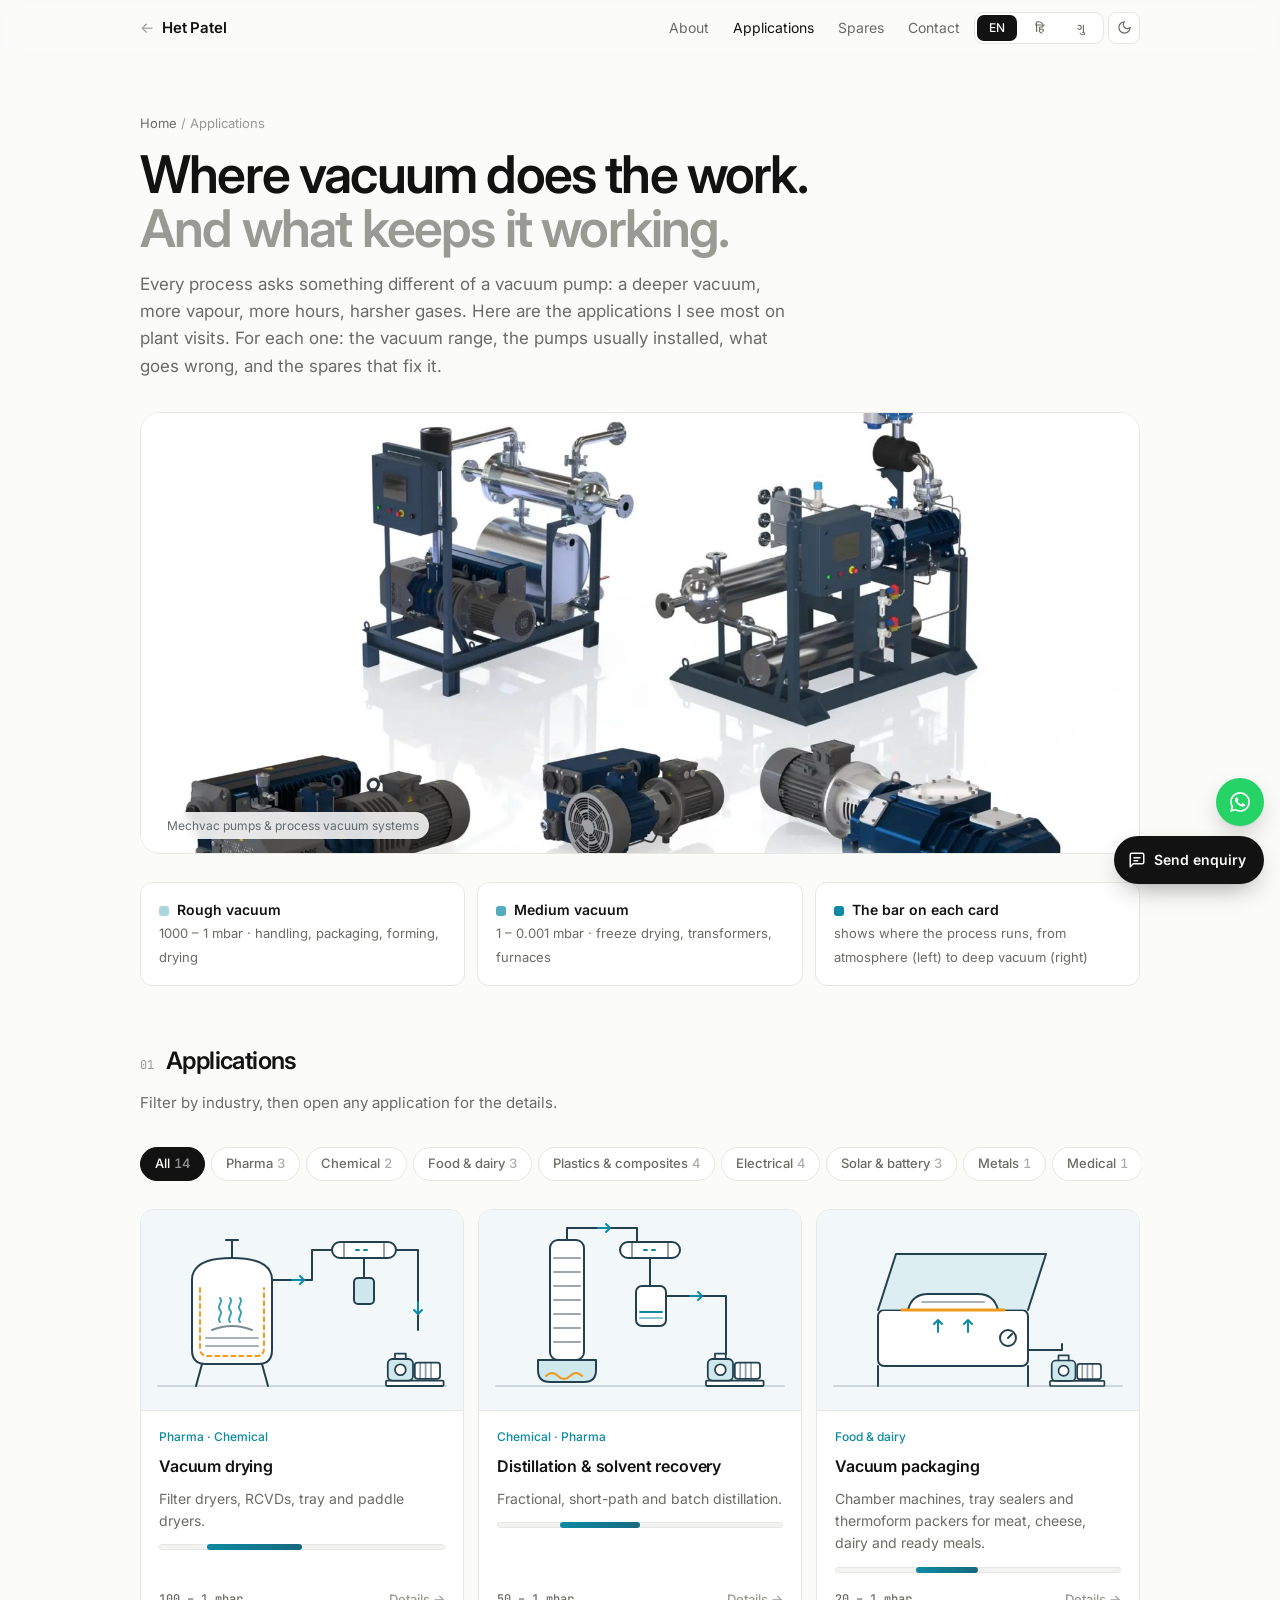
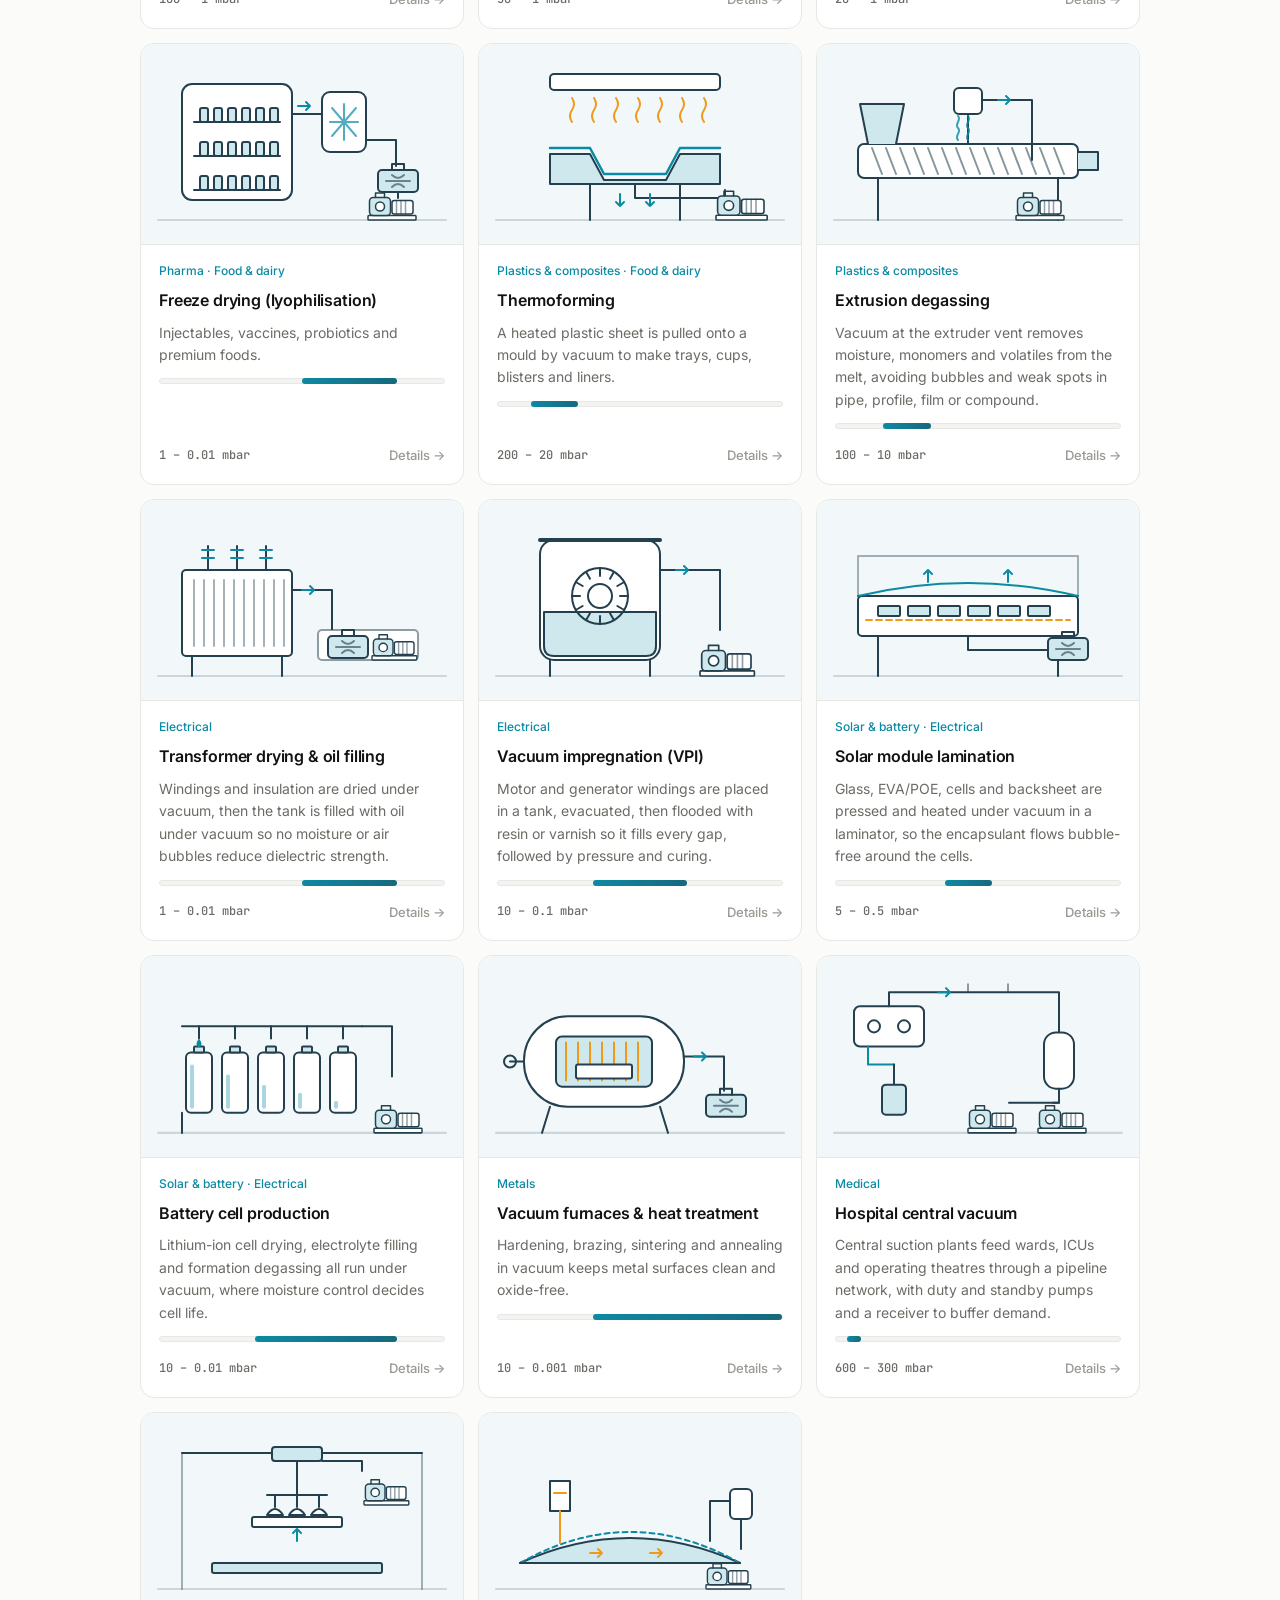
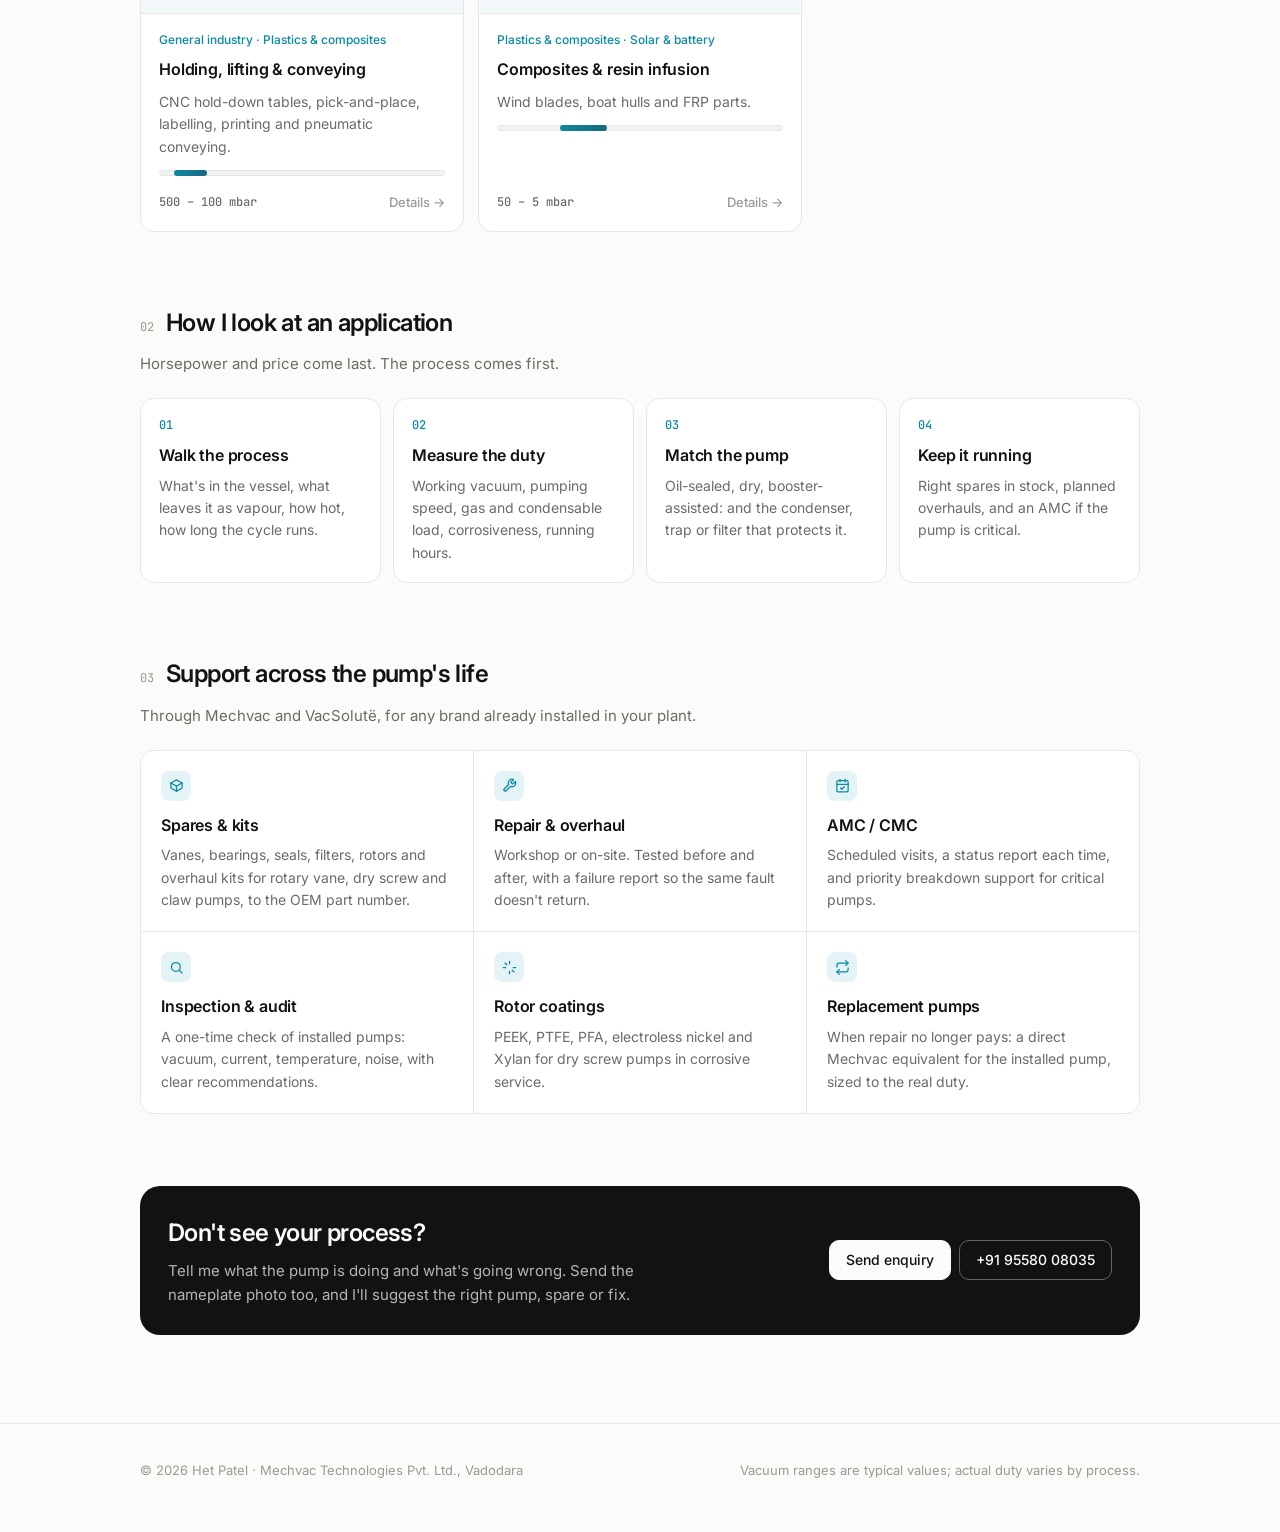
<file: application/index.html>
<!doctype html>
<html lang="en">
<head>
<meta charset="utf-8">
<meta name="viewport" content="width=device-width, initial-scale=1">
<title>Vacuum Applications — Het Patel</title>
<meta name="description" content="Where industrial vacuum does the work: drying, distillation, packaging, freeze drying, transformer drying, solar, battery, furnaces, medical and more — with vacuum ranges, typical pumps, common problems and the spares that fix them.">
<meta property="og:title" content="Vacuum Applications — Het Patel, Mechvac Technologies">
<meta property="og:description" content="14 industrial vacuum applications explained: vacuum range, typical pumps, what goes wrong and what fixes it.">
<meta property="og:image" content="https://hetp1200nx.github.io/hetp1200nx/application/img/mechvac-pumps.jpg">
<link rel="preconnect" href="https://fonts.googleapis.com">
<link rel="preconnect" href="https://fonts.gstatic.com" crossorigin>
<link href="https://fonts.googleapis.com/css2?family=Inter:wght@400;500;600;700&family=JetBrains+Mono:wght@400;500&family=Noto+Sans+Devanagari:wght@400;500;600&family=Noto+Sans+Gujarati:wght@400;500;600&display=swap" rel="stylesheet">
<link rel="stylesheet" href="../assets/site.css">
<style>
:root{
  --bg:#fbfbfa; --surface:#ffffff; --surface-2:#f3f3f1; --line:#e7e7e3;
  --text:#121212; --muted:#6b6b66; --faint:#9a9a94;
  --accent:#0b8aa3; --accent-ink:#ffffff; --accent-soft:#e3f3f6;
  --art:#f2f8f9;
  --ease-out:cubic-bezier(0.23,1,0.32,1);
  --ease-in-out:cubic-bezier(0.77,0,0.175,1);
  --radius:14px;
  --shadow:0 1px 0 rgba(0,0,0,.03),0 8px 24px -12px rgba(0,0,0,.12);
}
@media (prefers-color-scheme:dark){
  :root:not([data-theme="light"]){
    --bg:#0c0c0c; --surface:#141414; --surface-2:#1b1b1b; --line:#262626;
    --text:#ededed; --muted:#a1a1a1; --faint:#6e6e6e;
    --accent:#3cc3dc; --accent-ink:#06262d; --accent-soft:#0f2a30;
    --art:#e9f1f3;
    --shadow:0 1px 0 rgba(255,255,255,.03),0 8px 24px -12px rgba(0,0,0,.6);
  }
}
:root[data-theme="dark"]{
  --bg:#0c0c0c; --surface:#141414; --surface-2:#1b1b1b; --line:#262626;
  --text:#ededed; --muted:#a1a1a1; --faint:#6e6e6e;
  --accent:#3cc3dc; --accent-ink:#06262d; --accent-soft:#0f2a30;
  --art:#e9f1f3;
  --shadow:0 1px 0 rgba(255,255,255,.03),0 8px 24px -12px rgba(0,0,0,.6);
}
*{box-sizing:border-box;margin:0;padding:0}
html{scroll-behavior:smooth;-webkit-text-size-adjust:100%}
body{background:var(--bg);color:var(--text);font:15px/1.6 Inter,system-ui,-apple-system,Segoe UI,Roboto,sans-serif;-webkit-font-smoothing:antialiased}
a{color:inherit;text-decoration:none}
img{display:block;max-width:100%}
.wrap{max-width:1040px;margin:0 auto;padding:0 20px}
.mono{font-family:"JetBrains Mono",ui-monospace,monospace}
::selection{background:var(--accent);color:var(--accent-ink)}
:focus-visible{outline:2px solid var(--accent);outline-offset:2px}

/* nav */
.nav{position:sticky;top:0;z-index:20;background:color-mix(in srgb,var(--bg) 82%,transparent);backdrop-filter:saturate(1.4) blur(10px);-webkit-backdrop-filter:saturate(1.4) blur(10px);border-bottom:1px solid transparent;transition:border-color 200ms ease}
.nav.scrolled{border-bottom-color:var(--line)}
.nav .wrap{display:flex;align-items:center;justify-content:space-between;height:56px}
.brand{font-weight:600;letter-spacing:-.01em;display:flex;align-items:center;gap:8px}
.brand .back{color:var(--faint);font-weight:400}
.nav-links{display:flex;gap:4px;align-items:center}
.nav-links a{font-size:14px;color:var(--muted);padding:6px 10px;border-radius:8px;transition:color 150ms ease,background-color 150ms ease}
.nav-links a[aria-current]{color:var(--text)}
@media (hover:hover) and (pointer:fine){.nav-links a:hover{color:var(--text);background:var(--surface-2)}}
@media (max-width:560px){.nav-links a.hide-sm{display:none}}
.theme-btn{width:32px;height:32px;border-radius:8px;border:1px solid var(--line);background:var(--surface);color:var(--muted);display:grid;place-items:center;cursor:pointer;transition:transform 160ms var(--ease-out)}
.theme-btn:active{transform:scale(0.95)}

/* buttons */
.btn{display:inline-flex;align-items:center;gap:8px;height:40px;padding:0 16px;border-radius:10px;font:500 14px/1 Inter,system-ui,sans-serif;border:1px solid var(--line);background:var(--surface);color:var(--text);cursor:pointer;transition:transform 160ms var(--ease-out),background-color 150ms ease,border-color 150ms ease;-webkit-tap-highlight-color:transparent;white-space:nowrap}
.btn:active{transform:scale(0.97)}
.btn.primary{background:var(--text);color:var(--bg);border-color:var(--text)}
@media (hover:hover) and (pointer:fine){.btn:hover{border-color:color-mix(in srgb,var(--text) 25%,var(--line))}.btn.primary:hover{background:color-mix(in srgb,var(--text) 86%,var(--bg))}}

/* hero */
.hero{padding:56px 0 24px}
.crumb{font-size:13px;color:var(--faint)}
.crumb a{color:var(--muted)}
h1{font-size:clamp(32px,5.6vw,52px);line-height:1.05;letter-spacing:-.035em;font-weight:600;margin:14px 0}
h1 .soft{color:var(--faint)}
.lede{font-size:17px;color:var(--muted);max-width:60ch}
.hero-art{margin-top:32px;border-radius:20px;background:#fff;border:1px solid var(--line);overflow:hidden;position:relative}
.hero-art img{width:100%;height:auto;aspect-ratio:1818/1201;object-fit:cover;max-height:440px;object-position:center 40%}
.hero-art figcaption{position:absolute;left:16px;bottom:14px;font-size:12px;color:#5f6b70;background:rgba(255,255,255,.85);padding:4px 10px;border-radius:999px;backdrop-filter:blur(6px)}
.enter{opacity:0;transform:translateY(8px);filter:blur(4px);animation:enter 600ms var(--ease-out) forwards}
.enter:nth-child(2){animation-delay:60ms}.enter:nth-child(3){animation-delay:120ms}.enter:nth-child(4){animation-delay:180ms}.enter:nth-child(5){animation-delay:240ms}
@keyframes enter{to{opacity:1;transform:none;filter:blur(0)}}

/* scale legend */
.scale{margin-top:28px;display:grid;grid-template-columns:repeat(3,1fr);gap:12px}
@media (max-width:720px){.scale{grid-template-columns:1fr}}
.scale div{padding:16px 18px;border:1px solid var(--line);border-radius:12px;background:var(--surface)}
.scale b{display:block;font-size:14px;font-weight:600}
.scale span{font-size:13px;color:var(--muted)}
.scale i{display:inline-block;width:10px;height:10px;border-radius:3px;margin-right:8px;vertical-align:-1px}

/* sections */
section{padding:56px 0}
.sec-head{display:flex;align-items:baseline;gap:12px;margin-bottom:10px}
.sec-head .num{font-size:12px;color:var(--faint)}
h2{font-size:24px;letter-spacing:-.025em;font-weight:600}
.sec-sub{color:var(--muted);max-width:64ch;margin-bottom:22px}
h3{font-size:16px;font-weight:600;letter-spacing:-.01em}

/* filters */
.filters{display:flex;gap:6px;overflow-x:auto;scrollbar-width:none;padding:2px;margin:0 -2px 18px;position:sticky;top:56px;z-index:5;background:var(--bg);padding-block:10px}
.filters::-webkit-scrollbar{display:none}
.chip{flex:none;font:500 13px/1 Inter,system-ui,sans-serif;height:34px;padding:0 14px;border-radius:999px;border:1px solid var(--line);background:var(--surface);color:var(--muted);cursor:pointer;transition:background-color 150ms ease,color 150ms ease,border-color 150ms ease,transform 160ms var(--ease-out);-webkit-tap-highlight-color:transparent}
.chip:active{transform:scale(0.96)}
.chip[aria-pressed="true"]{background:var(--text);color:var(--bg);border-color:var(--text)}
.chip .n{opacity:.55;margin-left:4px;font-variant-numeric:tabular-nums}

/* grid */
.grid{display:grid;grid-template-columns:repeat(3,1fr);gap:14px}
@media (max-width:880px){.grid{grid-template-columns:1fr 1fr}}
@media (max-width:560px){.grid{grid-template-columns:1fr}}
.app{all:unset;box-sizing:border-box;display:flex;flex-direction:column;background:var(--surface);border:1px solid var(--line);border-radius:var(--radius);overflow:hidden;cursor:pointer;transition:transform 160ms var(--ease-out),border-color 150ms ease,box-shadow 200ms ease;-webkit-tap-highlight-color:transparent}
.app:active{transform:scale(0.98)}
.app:focus-visible{outline:2px solid var(--accent);outline-offset:2px}
@media (hover:hover) and (pointer:fine){
  .app:hover{border-color:color-mix(in srgb,var(--text) 18%,var(--line));box-shadow:var(--shadow)}
  .app:hover .art img{transform:scale(1.03)}
}
.art{background:var(--art);aspect-ratio:16/10;overflow:hidden;border-bottom:1px solid var(--line)}
.art img{width:100%;height:100%;object-fit:contain;transition:transform 300ms var(--ease-out)}
.app-body{padding:16px 18px 18px;display:flex;flex-direction:column;gap:8px;flex:1}
.ind-tag{font-size:12px;color:var(--accent);font-weight:500}
.app p{font-size:14px;color:var(--muted)}
.app .more{margin-top:auto;padding-top:8px;font-size:13px;color:var(--text);font-weight:500;display:flex;justify-content:space-between;align-items:center}
.app .more span:last-child{color:var(--faint)}
.app[hidden]{display:none}

/* range bar */
.range{position:relative;height:6px;border-radius:99px;background:var(--surface-2);border:1px solid var(--line)}
.range b{position:absolute;top:-1px;bottom:-1px;border-radius:99px;background:linear-gradient(90deg,var(--accent),color-mix(in srgb,var(--accent) 55%,#24404f))}
.range-lg{height:10px;margin-top:10px}
.ticks{display:flex;justify-content:space-between;font-size:11px;color:var(--faint);margin-top:6px;font-variant-numeric:tabular-nums}
.range-val{font-size:12px;color:var(--muted);font-variant-numeric:tabular-nums}

/* approach */
.steps{display:grid;grid-template-columns:repeat(4,1fr);gap:12px;counter-reset:s}
@media (max-width:820px){.steps{grid-template-columns:1fr 1fr}}
@media (max-width:480px){.steps{grid-template-columns:1fr}}
.step{background:var(--surface);border:1px solid var(--line);border-radius:var(--radius);padding:18px;counter-increment:s}
.step::before{content:"0" counter(s);font:500 12px "JetBrains Mono",monospace;color:var(--accent);display:block;margin-bottom:10px}
.step p{font-size:14px;color:var(--muted);margin-top:6px}

/* services */
.svc{display:grid;grid-template-columns:repeat(3,1fr);gap:1px;background:var(--line);border:1px solid var(--line);border-radius:var(--radius);overflow:hidden}
@media (max-width:820px){.svc{grid-template-columns:1fr 1fr}}
@media (max-width:520px){.svc{grid-template-columns:1fr}}
.svc div{background:var(--surface);padding:20px}
.svc .ic{width:30px;height:30px;border-radius:8px;background:var(--accent-soft);color:var(--accent);display:grid;place-items:center;margin-bottom:12px}
.svc p{font-size:14px;color:var(--muted);margin-top:6px}

/* cta */
.cta{display:flex;justify-content:space-between;align-items:center;gap:20px;flex-wrap:wrap;padding:28px;border-radius:20px;background:var(--text);color:var(--bg)}
.cta h2{color:var(--bg)}
.cta p{color:color-mix(in srgb,var(--bg) 70%,var(--text));font-size:15px;margin-top:6px;max-width:52ch}
.cta .btn{background:var(--bg);color:var(--text);border-color:var(--bg)}
.cta .btn.ghost{background:transparent;color:var(--bg);border-color:color-mix(in srgb,var(--bg) 35%,var(--text))}

footer{padding:36px 0 52px;color:var(--faint);font-size:13px;border-top:1px solid var(--line);margin-top:32px}
footer .wrap{display:flex;justify-content:space-between;gap:12px;flex-wrap:wrap}

/* reveal */
.reveal{opacity:0;transform:translateY(12px);transition:opacity 500ms var(--ease-out),transform 500ms var(--ease-out)}
.reveal.in{opacity:1;transform:none}

/* dialog (modal: centered origin) */
dialog{border:0;padding:0;background:transparent;max-width:min(860px,calc(100vw - 24px));width:100%;max-height:calc(100dvh - 24px);margin:auto;color:var(--text)}
dialog::backdrop{background:rgba(10,12,14,.5);backdrop-filter:blur(3px);opacity:0;transition:opacity 200ms ease}
dialog.show::backdrop{opacity:1}
.sheet{background:var(--surface);border:1px solid var(--line);border-radius:20px;overflow:auto;max-height:calc(100dvh - 24px);opacity:0;transform:scale(0.96) translateY(6px);transition:opacity 220ms var(--ease-out),transform 220ms var(--ease-out);box-shadow:0 30px 80px -20px rgba(0,0,0,.45)}
dialog.show .sheet{opacity:1;transform:none}
dialog.closing .sheet{transition-duration:140ms}
.sheet-top{display:grid;grid-template-columns:1fr 1fr}
@media (max-width:720px){.sheet-top{grid-template-columns:1fr}}
.sheet-art{background:var(--art);display:grid;place-items:center;min-height:220px}
.sheet-art img{width:100%;height:100%;object-fit:contain}
.sheet-head{padding:24px 24px 20px;display:flex;flex-direction:column;gap:10px}
.sheet-head h2{font-size:26px}
.sheet-head p{color:var(--muted)}
.close{position:absolute;top:12px;right:12px;width:34px;height:34px;border-radius:10px;border:1px solid var(--line);background:var(--surface);color:var(--text);display:grid;place-items:center;cursor:pointer;z-index:2;transition:transform 160ms var(--ease-out)}
.close:active{transform:scale(0.94)}
.sheet-body{display:grid;grid-template-columns:repeat(3,1fr);gap:1px;background:var(--line);border-top:1px solid var(--line)}
@media (max-width:720px){.sheet-body{grid-template-columns:1fr}}
.sheet-body > div{background:var(--surface);padding:20px 22px}
.sheet-body h4{font-size:12px;text-transform:uppercase;letter-spacing:.06em;color:var(--faint);font-weight:500;margin-bottom:10px}
.sheet-body ul{list-style:none;display:grid;gap:8px}
.sheet-body li{font-size:14px;color:var(--muted);padding-left:16px;position:relative}
.sheet-body li::before{content:"";position:absolute;left:0;top:.62em;width:7px;height:1px;background:var(--faint)}
.sheet-body .fix li::before{content:"→";background:none;width:auto;height:auto;top:0;color:var(--accent);font-size:12px}
.sheet-foot{display:flex;justify-content:space-between;align-items:center;gap:12px;flex-wrap:wrap;padding:16px 22px;border-top:1px solid var(--line)}
.sheet-foot small{color:var(--muted);font-size:13px}
.sheet-foot .btns{display:flex;gap:8px;flex-wrap:wrap}
.nextprev{display:flex;gap:6px}
.nextprev button{width:34px;height:34px;border-radius:10px;border:1px solid var(--line);background:var(--surface);color:var(--muted);cursor:pointer;transition:transform 160ms var(--ease-out)}
.nextprev button:active{transform:scale(0.94)}

@media (prefers-reduced-motion:reduce){
  html{scroll-behavior:auto}
  .enter{animation:fade 200ms ease forwards;transform:none;filter:none}
  @keyframes fade{from{opacity:0}to{opacity:1}}
  .reveal{transform:none;transition:opacity 200ms ease}
  .sheet{transform:none}
  .art img{transition:none}
}
</style>
</head>
<body>

<nav class="nav" id="nav">
  <div class="wrap">
    <a href="../" class="brand"><span class="back">←</span>Het Patel</a>
    <div class="nav-links">
      <a href="../#about" class="hide-sm">About</a>
      <a href="./" aria-current="page">Applications</a>
      <a href="../#spares" class="hide-sm">Spares</a>
      <a href="../#contact">Contact</a>
      <button class="theme-btn" id="themeBtn" aria-label="Toggle colour theme" title="Toggle theme">
        <svg width="15" height="15" viewBox="0 0 24 24" fill="none" stroke="currentColor" stroke-width="2" stroke-linecap="round" stroke-linejoin="round"><path d="M12 3a6 6 0 0 0 9 9 9 9 0 1 1-9-9Z"/></svg>
      </button>
    </div>
  </div>
</nav>

<main>
<header class="hero">
  <div class="wrap">
    <div class="crumb enter"><a href="../">Home</a> / Applications</div>
    <h1 class="enter">Where vacuum does the work.<br><span class="soft">And what keeps it working.</span></h1>
    <p class="lede enter">Every process asks something different of a vacuum pump: a deeper vacuum, more vapour, more hours, harsher gases. Here are the applications I see most on plant visits. For each one: the vacuum range, the pumps usually installed, what goes wrong, and the spares that fix it.</p>
    <figure class="hero-art enter">
      <img src="img/mechvac-pumps.jpg" alt="Mechvac vacuum pumps and skid-mounted vacuum systems: rotary vane pumps, a Roots booster and two process vacuum skids with condensers" width="1600" height="1057">
      <figcaption>Mechvac pumps &amp; process vacuum systems</figcaption>
    </figure>
    <div class="scale enter">
      <div><b><i style="background:color-mix(in srgb,var(--accent) 35%,transparent)"></i>Rough vacuum</b><span>1000 – 1 mbar · handling, packaging, forming, drying</span></div>
      <div><b><i style="background:color-mix(in srgb,var(--accent) 70%,transparent)"></i>Medium vacuum</b><span>1 – 0.001 mbar · freeze drying, transformers, furnaces</span></div>
      <div><b><i style="background:var(--accent)"></i>The bar on each card</b><span>shows where the process runs, from atmosphere (left) to deep vacuum (right)</span></div>
    </div>
  </div>
</header>

<section id="apps" style="padding-top:32px">
  <div class="wrap">
    <div class="sec-head"><span class="num mono">01</span><h2>Applications</h2></div>
    <p class="sec-sub">Filter by industry, then open any application for the details.</p>
    <div class="filters" id="filters" role="toolbar" aria-label="Filter by industry"></div>
    <div class="grid" id="grid"></div>
  </div>
</section>

<section id="approach" style="padding-top:16px">
  <div class="wrap">
    <div class="sec-head"><span class="num mono">02</span><h2>How I look at an application</h2></div>
    <p class="sec-sub">Horsepower and price come last. The process comes first.</p>
    <div class="steps">
      <div class="step reveal"><h3>Walk the process</h3><p>What's in the vessel, what leaves it as vapour, how hot, how long the cycle runs.</p></div>
      <div class="step reveal"><h3>Measure the duty</h3><p>Working vacuum, pumping speed, gas and condensable load, corrosiveness, running hours.</p></div>
      <div class="step reveal"><h3>Match the pump</h3><p>Oil-sealed, dry, booster-assisted: and the condenser, trap or filter that protects it.</p></div>
      <div class="step reveal"><h3>Keep it running</h3><p>Right spares in stock, planned overhauls, and an AMC if the pump is critical.</p></div>
    </div>
  </div>
</section>

<section id="service" style="padding-top:16px">
  <div class="wrap">
    <div class="sec-head"><span class="num mono">03</span><h2>Support across the pump's life</h2></div>
    <p class="sec-sub">Through Mechvac and VacSolutë, for any brand already installed in your plant.</p>
    <div class="svc reveal">
      <div><span class="ic"><svg width="15" height="15" viewBox="0 0 24 24" fill="none" stroke="currentColor" stroke-width="2" stroke-linecap="round" stroke-linejoin="round"><path d="M21 8 12 3 3 8v8l9 5 9-5z"/><path d="m3 8 9 5 9-5M12 13v8"/></svg></span><h3>Spares &amp; kits</h3><p>Vanes, bearings, seals, filters, rotors and overhaul kits for rotary vane, dry screw and claw pumps, to the OEM part number.</p></div>
      <div><span class="ic"><svg width="15" height="15" viewBox="0 0 24 24" fill="none" stroke="currentColor" stroke-width="2" stroke-linecap="round" stroke-linejoin="round"><path d="M14.7 6.3a1 1 0 0 0 0 1.4l1.6 1.6a1 1 0 0 0 1.4 0l3.8-3.8a6 6 0 0 1-7.9 7.9l-6.9 6.9a2.1 2.1 0 0 1-3-3l6.9-6.9a6 6 0 0 1 7.9-7.9z"/></svg></span><h3>Repair &amp; overhaul</h3><p>Workshop or on-site. Tested before and after, with a failure report so the same fault doesn't return.</p></div>
      <div><span class="ic"><svg width="15" height="15" viewBox="0 0 24 24" fill="none" stroke="currentColor" stroke-width="2" stroke-linecap="round" stroke-linejoin="round"><rect x="3" y="4" width="18" height="18" rx="2"/><path d="M16 2v4M8 2v4M3 10h18M9 16l2 2 4-4"/></svg></span><h3>AMC / CMC</h3><p>Scheduled visits, a status report each time, and priority breakdown support for critical pumps.</p></div>
      <div><span class="ic"><svg width="15" height="15" viewBox="0 0 24 24" fill="none" stroke="currentColor" stroke-width="2" stroke-linecap="round" stroke-linejoin="round"><circle cx="11" cy="11" r="7"/><path d="m21 21-4.3-4.3"/></svg></span><h3>Inspection &amp; audit</h3><p>A one-time check of installed pumps: vacuum, current, temperature, noise, with clear recommendations.</p></div>
      <div><span class="ic"><svg width="15" height="15" viewBox="0 0 24 24" fill="none" stroke="currentColor" stroke-width="2" stroke-linecap="round" stroke-linejoin="round"><path d="M12 2v4M12 18v4M4.9 4.9l2.8 2.8M16.3 16.3l2.8 2.8M2 12h4M18 12h4"/></svg></span><h3>Rotor coatings</h3><p>PEEK, PTFE, PFA, electroless nickel and Xylan for dry screw pumps in corrosive service.</p></div>
      <div><span class="ic"><svg width="15" height="15" viewBox="0 0 24 24" fill="none" stroke="currentColor" stroke-width="2" stroke-linecap="round" stroke-linejoin="round"><path d="M17 1l4 4-4 4"/><path d="M3 11V9a4 4 0 0 1 4-4h14M7 23l-4-4 4-4"/><path d="M21 13v2a4 4 0 0 1-4 4H3"/></svg></span><h3>Replacement pumps</h3><p>When repair no longer pays: a direct Mechvac equivalent for the installed pump, sized to the real duty.</p></div>
    </div>
  </div>
</section>

<section style="padding-top:16px">
  <div class="wrap">
    <div class="cta reveal">
      <div>
        <h2>Don't see your process?</h2>
        <p>Tell me what the pump is doing and what's going wrong. Send the nameplate photo too, and I'll suggest the right pump, spare or fix.</p>
      </div>
      <div style="display:flex;gap:8px;flex-wrap:wrap">
        <a class="btn" href="../inquiry/">Send enquiry</a>
        <a class="btn ghost" href="tel:+919558008035">+91 95580 08035</a>
      </div>
    </div>
  </div>
</section>
</main>

<footer>
  <div class="wrap"><span>© <span id="yr">2026</span> Het Patel · Mechvac Technologies Pvt. Ltd., Vadodara</span><span>Vacuum ranges are typical values; actual duty varies by process.</span></div>
</footer>

<dialog id="dlg" aria-labelledby="dTitle">
  <div class="sheet" style="position:relative">
    <button class="close" id="dClose" aria-label="Close"><svg width="14" height="14" viewBox="0 0 24 24" fill="none" stroke="currentColor" stroke-width="2.2" stroke-linecap="round"><path d="M18 6 6 18M6 6l12 12"/></svg></button>
    <div class="sheet-top">
      <div class="sheet-art"><img id="dImg" alt=""></div>
      <div class="sheet-head">
        <span class="ind-tag" id="dInd"></span>
        <h2 id="dTitle"></h2>
        <p id="dDesc"></p>
        <div>
          <div style="display:flex;justify-content:space-between;align-items:baseline;margin-top:6px"><span style="font-size:13px;font-weight:500">Working vacuum</span><span class="range-val mono" id="dRange"></span></div>
          <div class="range range-lg"><b id="dBar"></b></div>
          <div class="ticks mono"><span>1000</span><span>100</span><span>10</span><span>1</span><span>0.1</span><span>0.01</span><span>0.001</span></div>
        </div>
      </div>
    </div>
    <div class="sheet-body">
      <div><h4>Typical pumps</h4><ul id="dPumps"></ul></div>
      <div><h4>What goes wrong</h4><ul id="dIssues"></ul></div>
      <div class="fix"><h4>What I supply</h4><ul id="dFix"></ul></div>
    </div>
    <div class="sheet-foot">
      <div class="nextprev"><button id="dPrev" aria-label="Previous application">←</button><button id="dNext" aria-label="Next application">→</button></div>
      <div class="btns">
        <a class="btn" id="dMail" href="../inquiry/">Ask about this</a>
        <a class="btn primary" href="tel:+919558008035">Call</a>
      </div>
    </div>
  </div>
</dialog>

<script>
const APPS = [
  {id:'vacuum-drying', ind:'pharma', also:['chemical'], title:'Vacuum drying',
   sum:'Filter dryers, RCVDs, tray and paddle dryers. Lower pressure lowers the boiling point, so solvent and moisture leave the product without overheating it.',
   range:[100,1],
   pumps:['Dry screw pump with inlet condenser','Oil-sealed rotary vane for low vapour loads','Roots booster to shorten drying time'],
   issues:['Solvent condenses in the oil, so vacuum drops','Acid or chloride vapours attack wetted parts','Powder carry-over wears rotors and seals'],
   fix:['Dry screw seal and bearing kits','PEEK / PTFE coated screw rotors','RV vanes, exhaust filters, oil','Condenser and trap sizing advice']},
  {id:'distillation', ind:'chemical', also:['pharma'], title:'Distillation & solvent recovery',
   sum:'Fractional, short-path and batch distillation. Running under vacuum separates heat-sensitive or high-boiling compounds at lower temperature and recovers solvent for reuse.',
   range:[50,1],
   pumps:['Dry screw pump','Roots booster + dry screw for deeper vacuum','Oil-sealed RV behind a good condenser'],
   issues:['Heavy condensable load at start-up','Polymerising vapours leave deposits in the pump','Temperature drift changes product purity'],
   fix:['Mechanical and lip seal kits','Rotor coating for corrosive solvents','Bearing kits and gear-side O-rings','Rebuild with failure report']},
  {id:'vacuum-packaging', ind:'food', also:[], title:'Vacuum packaging',
   sum:'Chamber machines, tray sealers and thermoform packers for meat, cheese, dairy and ready meals. Removing air slows spoilage and extends shelf life.',
   range:[20,1],
   pumps:['Oil-lubricated rotary vane','Central vacuum system for multiple lines'],
   issues:['Moisture from product mixes with oil (milky oil)','Clogged exhaust filters cause oil mist and overload','Worn vanes slow the cycle time'],
   fix:['Vane sets and overhaul kits','Exhaust and inlet filters','Food-grade vacuum pump oil','Gas ballast and oil-change guidance']},
  {id:'freeze-drying', ind:'pharma', also:['food'], title:'Freeze drying (lyophilisation)',
   sum:'Injectables, vaccines, probiotics and premium foods. The product is frozen, then ice sublimates directly to vapour under deep vacuum and collects on a cold condenser.',
   range:[1,0.01],
   pumps:['Two-stage oil-sealed rotary vane','Roots booster for larger chambers'],
   issues:['High water vapour load early in the cycle','Leaks extend cycle time and risk batches','Oil degradation over long cycles'],
   fix:['Two-stage RV overhaul kits','Booster bearing and seal kits','Shaft seals, gaskets, O-ring kits','Planned AMC between campaigns']},
  {id:'thermoforming', ind:'plastics', also:['food'], title:'Thermoforming',
   sum:'A heated plastic sheet is pulled onto a mould by vacuum to make trays, cups, blisters and liners. A buffer tank delivers fast suction at each stroke.',
   range:[200,20],
   pumps:['Oil-sealed rotary vane with vacuum tank','Dry claw pump'],
   issues:['High cycle rate wears vanes quickly','Plastic dust and fumes reach the pump','Slow pump-down means poor mould definition'],
   fix:['Vanes and bearing kits','Inlet filters and cartridges','Claw seal and shim kits','Tank and line leak check']},
  {id:'extrusion', ind:'plastics', also:[], title:'Extrusion degassing',
   sum:'Vacuum at the extruder vent removes moisture, monomers and volatiles from the melt, avoiding bubbles and weak spots in pipe, profile, film or compound.',
   range:[100,10],
   pumps:['Oil-sealed RV with separator','Dry claw pump','Dry screw for heavy volatiles'],
   issues:['Volatiles condense and form sticky deposits','Polymer carry-over blocks the vent line','Oil contamination and frequent changes'],
   fix:['Separator and filter elements','RV overhaul kits and oil','Claw and screw seal kits','Line layout and trap advice']},
  {id:'transformer', ind:'electrical', also:[], title:'Transformer drying & oil filling',
   sum:'Windings and insulation are dried under vacuum, then the tank is filled with oil under vacuum so no moisture or air bubbles reduce dielectric strength.',
   range:[1,0.01],
   pumps:['Roots booster + oil-sealed rotary vane','Mobile vacuum plant for site filling'],
   issues:['Large moisture load from paper insulation','Long cycles wear the backing pump','Water in pump oil limits ultimate vacuum'],
   fix:['Booster bearing and seal kits','RV vanes, shaft seals, oil','Overhaul kits for backing pumps','AMC for drying ovens']},
  {id:'impregnation', ind:'electrical', also:[], title:'Vacuum impregnation (VPI)',
   sum:'Motor and generator windings are placed in a tank, evacuated, then flooded with resin or varnish so it fills every gap, followed by pressure and curing.',
   range:[10,0.1],
   pumps:['Oil-sealed rotary vane','Roots booster for large tanks'],
   issues:['Resin and styrene vapours foul the oil','Sticky residue on valves and filters','Slow pump-down holds up production'],
   fix:['Inlet filters and traps','RV overhaul kits and oil','Booster seal kits','Oil analysis and change plan']},
  {id:'solar', ind:'energy', also:['electrical'], title:'Solar module lamination',
   sum:'Glass, EVA/POE, cells and backsheet are pressed and heated under vacuum in a laminator, so the encapsulant flows bubble-free around the cells.',
   range:[5,0.5],
   pumps:['Oil-sealed rotary vane','Roots booster on high-output lines'],
   issues:['EVA releases acetic acid, which attacks the oil','Fast cycles, 24×7 operation','Frequent oil and filter changes'],
   fix:['Vanes, shaft seals and gaskets','Exhaust filters and oil','Booster bearing kits','Planned overhaul schedules']},
  {id:'battery', ind:'energy', also:['electrical'], title:'Battery cell production',
   sum:'Lithium-ion cell drying, electrolyte filling and formation degassing all run under vacuum, where moisture control decides cell life.',
   range:[10,0.01],
   pumps:['Dry screw pump','Dry claw pump','Oil-sealed RV for drying ovens'],
   issues:['Electrolyte vapours are corrosive (HF risk)','Moisture traces ruin cells','Contamination must not flow back to the process'],
   fix:['Coated dry screw rotors','Dry pump seal and bearing kits','O-ring kits in suitable elastomers','Inspection and audit']},
  {id:'furnace', ind:'metals', also:[], title:'Vacuum furnaces & heat treatment',
   sum:'Hardening, brazing, sintering and annealing in vacuum keeps metal surfaces clean and oxide-free. The rotary vane and booster rough down and back the high-vacuum pump.',
   range:[10,0.001],
   pumps:['Roots booster + oil-sealed rotary vane','Backing pump for diffusion pump'],
   issues:['Binder and dust from parts and fixtures','Slow pump-down cuts furnace throughput','Hot running and oil cracking'],
   fix:['RV overhaul kits and high-temp oil','Booster bearing and seal kits','Inlet filters','Pump-down time check']},
  {id:'medical', ind:'medical', also:[], title:'Hospital central vacuum',
   sum:'Central suction plants feed wards, ICUs and operating theatres through a pipeline network, with duty and standby pumps and a receiver to buffer demand.',
   range:[600,300],
   pumps:['Oil-sealed or dry rotary vane, duplex or triplex','Receiver tank with bacterial filters'],
   issues:['Zero tolerance for downtime','Fluid carry-over if traps are neglected','Pumps sized for old bed counts'],
   fix:['Vanes, filters, oil','Overhaul kits for duty and standby units','AMC with 24×7 breakdown support','Plant capacity review']},
  {id:'handling', ind:'general', also:['plastics'], title:'Holding, lifting & conveying',
   sum:'CNC hold-down tables, pick-and-place, labelling, printing and pneumatic conveying. Vacuum grips a part or moves powder and granules without contact.',
   range:[500,100],
   pumps:['Dry rotary vane','Dry claw pump','Central vacuum for multiple machines'],
   issues:['Wood, paper and powder dust','Leaks across large tables waste capacity','Carbon vanes wear in dusty duty'],
   fix:['Carbon vanes for dry RV','Inlet filter cartridges','Claw sealing and bearing kits','Leak and capacity survey']},
  {id:'composites', ind:'plastics', also:['energy'], title:'Composites & resin infusion',
   sum:'Wind blades, boat hulls and FRP parts. A vacuum bag compacts the laminate and pulls resin through the fibre, giving strong parts with low void content.',
   range:[50,5],
   pumps:['Oil-sealed rotary vane with resin trap','Dry rotary vane'],
   issues:['Resin reaches the pump if the trap is skipped','Styrene vapours degrade oil','Long holds at constant vacuum'],
   fix:['RV vanes, oil and filters','Resin trap and line advice','Overhaul kits','On-site service during campaigns']},
];

const INDUSTRIES = {all:'All', pharma:'Pharma', chemical:'Chemical', food:'Food & dairy', plastics:'Plastics & composites', electrical:'Electrical', energy:'Solar & battery', metals:'Metals', medical:'Medical', general:'General industry'};

const pos = (p) => ((3 - Math.log10(p)) / 6) * 100;  // 1000 mbar → 0%, 0.001 → 100%
const fmt = (p) => p >= 1 ? String(p) : String(p).replace(/^0/, '0');
const rangeText = (r) => `${fmt(r[0])} – ${fmt(r[1])} mbar`;
const bar = (r) => `left:${pos(r[0])}%;width:${Math.max(pos(r[1]) - pos(r[0]), 3)}%`;
const inds = (a) => [a.ind, ...a.also];

/* language helpers (translations in APP_TR / IND_TR, defined below) */
const LANG = () => (window.SITE ? window.SITE.lang : 'en');
const T = (en) => (window.SITE ? window.SITE.t(en) : en);
const tr = (a) => {
  const t = (window.APP_TR && APP_TR[a.id] && APP_TR[a.id][LANG()]) || null;
  return t ? { title: t[0], sum: t[1], pumps: t[2] || a.pumps, issues: t[3] || a.issues, fix: t[4] || a.fix } : a;
};
const indName = (k) => ((window.IND_TR && IND_TR[LANG()] && IND_TR[LANG()][k]) || INDUSTRIES[k]);
const firstSentence = (txt) => { const m = txt.match(/^.*?[.।](\s|$)/); return m ? m[0].trim() : txt; };

/* grid */
const grid = document.getElementById('grid');
let currentFilter = 'all', rendered = false;
function renderGrid() {
  grid.innerHTML = APPS.map((a, i) => { const t = tr(a); return `
  <button class="app${rendered ? '' : ' reveal'}" data-i="${i}" data-ind="${inds(a).join(' ')}" aria-haspopup="dialog">
    <div class="art"><img src="img/${a.id}.svg" alt="" loading="lazy" width="320" height="200"></div>
    <div class="app-body">
      <span class="ind-tag">${inds(a).map(indName).join(' · ')}</span>
      <h3>${t.title}</h3>
      <p>${firstSentence(t.sum)}</p>
      <div style="margin-top:4px"><div class="range"><b style="${bar(a.range)}"></b></div></div>
      <div class="more"><span class="range-val mono">${rangeText(a.range)}</span><span>${T('Details →')}</span></div>
    </div>
  </button>`; }).join('');
  applyFilter();
  rendered = true;
}

/* filters */
const filters = document.getElementById('filters');
const counts = Object.fromEntries(Object.keys(INDUSTRIES).map((k) => [k, k === 'all' ? APPS.length : APPS.filter((a) => inds(a).includes(k)).length]));
function renderFilters() {
  filters.innerHTML = Object.keys(INDUSTRIES).filter((k) => counts[k]).map((k) =>
    `<button class="chip" data-k="${k}" aria-pressed="${k === currentFilter}">${indName(k)}<span class="n">${counts[k]}</span></button>`).join('');
}
function applyFilter() {
  grid.querySelectorAll('.app').forEach((card) => {
    card.hidden = !(currentFilter === 'all' || card.dataset.ind.split(' ').includes(currentFilter));
  });
}
filters.addEventListener('click', (e) => {
  const b = e.target.closest('.chip'); if (!b) return;
  currentFilter = b.dataset.k;
  filters.querySelectorAll('.chip').forEach((c) => c.setAttribute('aria-pressed', c === b));
  grid.querySelectorAll('.app').forEach((card) => { card.classList.remove('reveal'); card.style.transitionDelay = ''; });
  applyFilter();
});

/* dialog */
const dlg = document.getElementById('dlg');
const $ = (id) => document.getElementById(id);
let cur = 0;
const visible = () => [...grid.querySelectorAll('.app:not([hidden])')].map((c) => +c.dataset.i);
function fill(i) {
  const a = APPS[i], t = tr(a); cur = i;
  $('dImg').src = `img/${a.id}.svg`; $('dImg').alt = t.title;
  $('dInd').textContent = inds(a).map(indName).join(' · ');
  $('dTitle').textContent = t.title;
  $('dDesc').textContent = t.sum;
  $('dRange').textContent = rangeText(a.range);
  $('dBar').style.cssText = bar(a.range);
  const li = (arr) => arr.map((x) => `<li>${x}</li>`).join('');
  $('dPumps').innerHTML = li(t.pumps); $('dIssues').innerHTML = li(t.issues); $('dFix').innerHTML = li(t.fix);
  $('dMail').href = `../inquiry/?app=${encodeURIComponent(a.title)}`;
  history.replaceState(null, '', '#' + a.id);
}
renderFilters();
renderGrid();
addEventListener('langchange', () => { renderFilters(); renderGrid(); if (dlg.open) fill(cur); });
function openApp(i) {
  fill(i);
  if (!dlg.open) {
    dlg.classList.remove('closing');
    dlg.showModal();
    requestAnimationFrame(() => dlg.classList.add('show'));
  }
}
function closeApp() {
  if (!dlg.open) return;
  dlg.classList.add('closing'); dlg.classList.remove('show');
  setTimeout(() => { dlg.close(); dlg.classList.remove('closing'); }, 150);
  history.replaceState(null, '', location.pathname + location.search);
}
grid.addEventListener('click', (e) => { const c = e.target.closest('.app'); if (c) openApp(+c.dataset.i); });
$('dClose').addEventListener('click', closeApp);
dlg.addEventListener('cancel', (e) => { e.preventDefault(); closeApp(); });
dlg.addEventListener('click', (e) => { if (e.target === dlg) closeApp(); });
const step = (d) => { const v = visible(); const n = v.indexOf(cur); fill(v[(n + d + v.length) % v.length]); };
$('dPrev').addEventListener('click', () => step(-1));
$('dNext').addEventListener('click', () => step(1));
dlg.addEventListener('keydown', (e) => { if (e.key === 'ArrowRight') step(1); if (e.key === 'ArrowLeft') step(-1); });

/* deep link: /application/#vacuum-drying */
const fromHash = () => { const i = APPS.findIndex((a) => '#' + a.id === location.hash); if (i > -1) openApp(i); };
fromHash();

/* chrome */
document.getElementById('yr').textContent = new Date().getFullYear();
const root = document.documentElement;
try { const t = localStorage.getItem('theme'); if (t) root.dataset.theme = t; } catch (e) {}
document.getElementById('themeBtn').addEventListener('click', () => {
  const dark = root.dataset.theme ? root.dataset.theme === 'dark' : matchMedia('(prefers-color-scheme: dark)').matches;
  root.dataset.theme = dark ? 'light' : 'dark';
  try { localStorage.setItem('theme', root.dataset.theme); } catch (e) {}
});
const nav = document.getElementById('nav');
const onScroll = () => nav.classList.toggle('scrolled', scrollY > 8);
addEventListener('scroll', onScroll, { passive: true }); onScroll();
const io = new IntersectionObserver((es) => es.forEach((e) => { if (e.isIntersecting) { const t = e.target; t.classList.add('in'); io.unobserve(t); setTimeout(() => { t.classList.remove('reveal', 'in'); t.style.transitionDelay = ''; }, 800); } }), { rootMargin: '0px 0px -60px 0px' });
document.querySelectorAll('.reveal').forEach((el) => {
  const sib = [...el.parentElement.children].filter((c) => c.classList.contains('reveal'));
  el.style.transitionDelay = (sib.indexOf(el) % 3) * 50 + 'ms';
  io.observe(el);
});
</script>
<script src="../assets/i18n.js"></script>
<script src="../assets/site.js"></script>
</body>
</html>
</file>
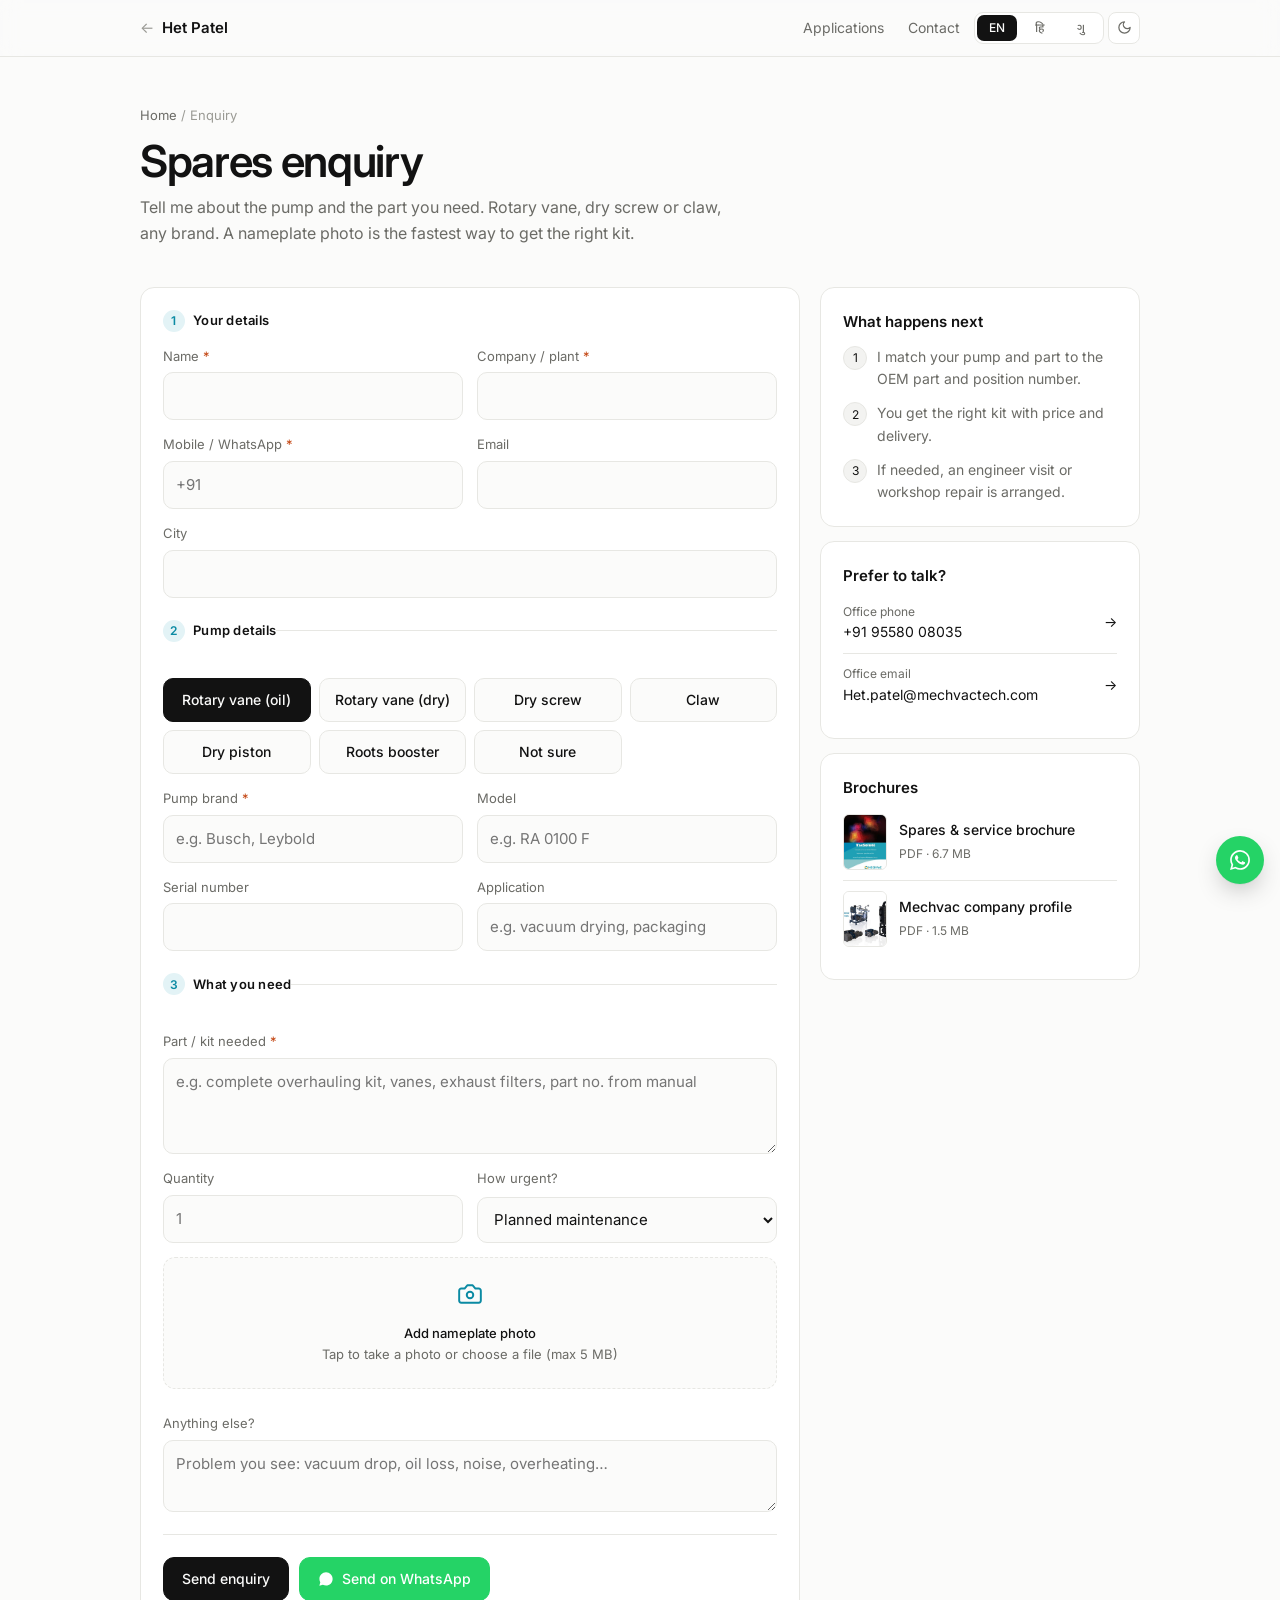
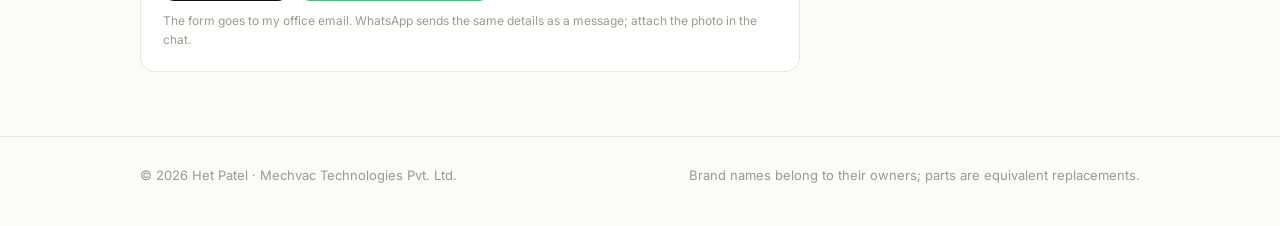
<file: inquiry/index.html>
<!doctype html>
<html lang="en">
<head>
<meta charset="utf-8">
<meta name="viewport" content="width=device-width, initial-scale=1">
<title>Spares Enquiry — Het Patel</title>
<meta name="description" content="Send a vacuum pump spares enquiry: pump brand, model, part needed and a nameplate photo. Rotary vane, dry screw and claw pumps of any brand.">
<meta property="og:title" content="Vacuum Pump Spares Enquiry — Het Patel, Mechvac Technologies">
<meta property="og:description" content="Send your pump details and nameplate photo. Spares for any brand of rotary vane, dry screw and claw vacuum pumps.">
<meta property="og:image" content="https://hetp1200nx.github.io/hetp1200nx/application/img/mechvac-pumps.jpg">
<link rel="preconnect" href="https://fonts.googleapis.com">
<link rel="preconnect" href="https://fonts.gstatic.com" crossorigin>
<link href="https://fonts.googleapis.com/css2?family=Inter:wght@400;500;600;700&family=JetBrains+Mono:wght@400;500&family=Noto+Sans+Devanagari:wght@400;500;600&family=Noto+Sans+Gujarati:wght@400;500;600&display=swap" rel="stylesheet">
<link rel="stylesheet" href="../assets/site.css">
<style>
:root{
  --bg:#fbfbfa; --surface:#ffffff; --surface-2:#f3f3f1; --line:#e7e7e3;
  --text:#121212; --muted:#6b6b66; --faint:#9a9a94;
  --accent:#0b8aa3; --accent-ink:#ffffff; --accent-soft:#e3f3f6;
  --danger:#c2410c;
  --ease-out:cubic-bezier(0.23,1,0.32,1);
  --radius:14px;
  --shadow:0 1px 0 rgba(0,0,0,.03),0 8px 24px -12px rgba(0,0,0,.12);
}
@media (prefers-color-scheme:dark){
  :root:not([data-theme="light"]){
    --bg:#0c0c0c; --surface:#141414; --surface-2:#1b1b1b; --line:#262626;
    --text:#ededed; --muted:#a1a1a1; --faint:#6e6e6e;
    --accent:#3cc3dc; --accent-ink:#06262d; --accent-soft:#0f2a30; --danger:#fb923c;
    --shadow:0 1px 0 rgba(255,255,255,.03),0 8px 24px -12px rgba(0,0,0,.6);
  }
}
:root[data-theme="dark"]{
  --bg:#0c0c0c; --surface:#141414; --surface-2:#1b1b1b; --line:#262626;
  --text:#ededed; --muted:#a1a1a1; --faint:#6e6e6e;
  --accent:#3cc3dc; --accent-ink:#06262d; --accent-soft:#0f2a30; --danger:#fb923c;
  --shadow:0 1px 0 rgba(255,255,255,.03),0 8px 24px -12px rgba(0,0,0,.6);
}
*{box-sizing:border-box;margin:0;padding:0}
body{background:var(--bg);color:var(--text);font:15px/1.6 Inter,system-ui,-apple-system,Segoe UI,Roboto,sans-serif;-webkit-font-smoothing:antialiased}
a{color:inherit;text-decoration:none}
img{display:block;max-width:100%}
.wrap{max-width:1040px;margin:0 auto;padding:0 20px}
:focus-visible{outline:2px solid var(--accent);outline-offset:2px}
.nav{position:sticky;top:0;z-index:20;background:color-mix(in srgb,var(--bg) 82%,transparent);backdrop-filter:saturate(1.4) blur(10px);-webkit-backdrop-filter:saturate(1.4) blur(10px);border-bottom:1px solid var(--line)}
.nav .wrap{display:flex;align-items:center;justify-content:space-between;height:56px}
.brand{font-weight:600;display:flex;gap:8px}.brand .back{color:var(--faint);font-weight:400}
.nav-links{display:flex;gap:4px;align-items:center}
.nav-links a{font-size:14px;color:var(--muted);padding:6px 10px;border-radius:8px;transition:color 150ms ease,background-color 150ms ease}
@media (hover:hover) and (pointer:fine){.nav-links a:hover{color:var(--text);background:var(--surface-2)}}
@media (max-width:560px){.nav-links a.hide-sm{display:none}}
.theme-btn{width:32px;height:32px;border-radius:8px;border:1px solid var(--line);background:var(--surface);color:var(--muted);display:grid;place-items:center;cursor:pointer;transition:transform 160ms var(--ease-out)}
.theme-btn:active{transform:scale(0.95)}
.btn{display:inline-flex;align-items:center;justify-content:center;gap:8px;height:44px;padding:0 18px;border-radius:11px;font-family:inherit;font-size:14px;font-weight:500;line-height:1;border:1px solid var(--line);background:var(--surface);color:var(--text);cursor:pointer;transition:transform 160ms var(--ease-out),background-color 150ms ease,border-color 150ms ease,opacity 150ms ease;-webkit-tap-highlight-color:transparent}
.btn:active{transform:scale(0.97)}
.btn.primary{background:var(--text);color:var(--bg);border-color:var(--text)}
.btn.wa{background:#25d366;border-color:#25d366;color:#fff}
.btn[disabled]{opacity:.6;cursor:progress}
@media (hover:hover) and (pointer:fine){.btn:hover{border-color:color-mix(in srgb,var(--text) 25%,var(--line))}}

.hero{padding:48px 0 20px}
.crumb{font-size:13px;color:var(--faint)}.crumb a{color:var(--muted)}
h1{font-size:clamp(30px,5vw,44px);line-height:1.08;letter-spacing:-.03em;font-weight:600;margin:12px 0 10px}
.lede{color:var(--muted);font-size:16px;max-width:60ch}
.enter{opacity:0;transform:translateY(8px);animation:enter 500ms var(--ease-out) forwards}
.enter:nth-child(2){animation-delay:50ms}.enter:nth-child(3){animation-delay:100ms}
@keyframes enter{to{opacity:1;transform:none}}

.layout{display:grid;grid-template-columns:1fr 320px;gap:20px;align-items:start;padding:20px 0 64px}
@media (max-width:860px){.layout{grid-template-columns:1fr}}
.card{background:var(--surface);border:1px solid var(--line);border-radius:var(--radius);padding:22px}
fieldset{border:0;display:grid;gap:14px}
fieldset + fieldset{margin-top:22px;padding-top:22px;border-top:1px solid var(--line)}
legend{font-size:13px;font-weight:600;letter-spacing:.02em;margin-bottom:14px;display:flex;align-items:center;gap:8px}
legend .n{width:22px;height:22px;border-radius:50%;background:var(--accent-soft);color:var(--accent);display:grid;place-items:center;font-size:12px}
.row{display:grid;grid-template-columns:1fr 1fr;gap:14px}
@media (max-width:520px){.row{grid-template-columns:1fr}}
label{display:grid;gap:6px;font-size:13px;color:var(--muted)}
label .req{color:var(--danger)}
input,select,textarea{font:inherit;font-size:15px;color:var(--text);background:var(--bg);border:1px solid var(--line);border-radius:10px;padding:11px 12px;width:100%;transition:border-color 150ms ease,box-shadow 150ms ease}
textarea{min-height:96px;resize:vertical}
input:focus,select:focus,textarea:focus{outline:none;border-color:var(--accent);box-shadow:0 0 0 3px color-mix(in srgb,var(--accent) 18%,transparent)}
.invalid input,.invalid select,.invalid textarea{border-color:var(--danger)}
.err{font-size:12px;color:var(--danger);display:none}
.invalid .err{display:block}

/* segmented pump type */
.seg{display:grid;grid-template-columns:repeat(4,1fr);gap:8px}
@media (max-width:520px){.seg{grid-template-columns:1fr 1fr}}
.seg label{position:relative;display:block;cursor:pointer}
.seg input{position:absolute;opacity:0;pointer-events:none}
.seg span{display:flex;align-items:center;justify-content:center;text-align:center;height:44px;padding:0 10px;border-radius:10px;border:1px solid var(--line);background:var(--bg);color:var(--text);font-size:14px;font-weight:500;transition:background-color 150ms ease,border-color 150ms ease,color 150ms ease,transform 160ms var(--ease-out)}
.seg label:active span{transform:scale(0.97)}
.seg input:checked + span{background:var(--text);color:var(--bg);border-color:var(--text)}
.seg input:focus-visible + span{outline:2px solid var(--accent);outline-offset:2px}

/* photo drop */
.drop{position:relative;display:grid;place-items:center;gap:6px;text-align:center;min-height:132px;padding:18px;border:1.5px dashed var(--line);border-radius:12px;background:var(--bg);cursor:pointer;transition:border-color 150ms ease,background-color 150ms ease}
.drop.over{border-color:var(--accent);background:var(--accent-soft)}
.drop input{position:absolute;inset:0;opacity:0;cursor:pointer}
.drop .hint{font-size:13px;color:var(--muted)}
.drop b{color:var(--text);font-weight:500}
.thumbs{display:flex;gap:8px;flex-wrap:wrap;margin-top:10px}
.thumb{position:relative;width:76px;height:76px;border-radius:10px;overflow:hidden;border:1px solid var(--line);opacity:0;transform:scale(0.95);animation:pop 200ms var(--ease-out) forwards}
@keyframes pop{to{opacity:1;transform:none}}
.thumb img{width:100%;height:100%;object-fit:cover}
.thumb small{position:absolute;left:0;right:0;bottom:0;font-size:10px;background:rgba(0,0,0,.55);color:#fff;padding:2px 4px;white-space:nowrap;overflow:hidden;text-overflow:ellipsis}

.actions{display:flex;gap:10px;flex-wrap:wrap;margin-top:22px;padding-top:22px;border-top:1px solid var(--line);align-items:center}
.actions .note{font-size:12px;color:var(--faint);flex-basis:100%}
.hp{position:absolute;left:-9999px}

aside{display:grid;gap:14px;position:sticky;top:76px}
@media (max-width:860px){aside{position:static}}
aside h3{font-size:15px;font-weight:600}
.steps{list-style:none;counter-reset:s;display:grid;gap:12px;margin-top:12px}
.steps li{counter-increment:s;display:flex;gap:10px;font-size:14px;color:var(--muted)}
.steps li::before{content:counter(s);flex:none;width:22px;height:22px;border-radius:50%;border:1px solid var(--line);display:grid;place-items:center;font-size:12px;color:var(--text);background:var(--surface-2)}
.direct a{display:flex;justify-content:space-between;align-items:center;padding:10px 0;border-bottom:1px solid var(--line);font-size:14px}
.direct a:last-child{border-bottom:0}
.direct small{color:var(--muted);font-size:12px;display:block}
.dl{display:flex;gap:12px;align-items:center;padding:10px 0;border-bottom:1px solid var(--line)}
.dl:last-child{border-bottom:0}
.dl img{width:44px;height:56px;object-fit:cover;border-radius:6px;border:1px solid var(--line);flex:none}
.dl b{font-size:14px;font-weight:500;display:block}
.dl small{font-size:12px;color:var(--muted)}
footer{padding:28px 0 40px;color:var(--faint);font-size:13px;border-top:1px solid var(--line)}
footer .wrap{display:flex;justify-content:space-between;gap:12px;flex-wrap:wrap}
@media (prefers-reduced-motion:reduce){.enter,.thumb{animation:none;opacity:1;transform:none}}
</style>
</head>
<body data-page="inquiry">

<nav class="nav">
  <div class="wrap">
    <a href="../" class="brand"><span class="back">←</span>Het Patel</a>
    <div class="nav-links">
      <a href="../application/" class="hide-sm">Applications</a>
      <a href="../#contact">Contact</a>
      <button class="theme-btn" id="themeBtn" aria-label="Toggle colour theme" title="Toggle theme">
        <svg width="15" height="15" viewBox="0 0 24 24" fill="none" stroke="currentColor" stroke-width="2" stroke-linecap="round" stroke-linejoin="round"><path d="M12 3a6 6 0 0 0 9 9 9 9 0 1 1-9-9Z"/></svg>
      </button>
    </div>
  </div>
</nav>

<main class="wrap">
  <header class="hero">
    <div class="crumb enter"><a href="../">Home</a> / <span>Enquiry</span></div>
    <h1 class="enter">Spares enquiry</h1>
    <p class="lede enter">Tell me about the pump and the part you need. Rotary vane, dry screw or claw, any brand. A nameplate photo is the fastest way to get the right kit.</p>
  </header>

  <div class="layout">
    <form class="card" id="form" action="https://formsubmit.co/Het.patel@mechvactech.com" method="POST" enctype="multipart/form-data" novalidate>
      <input type="hidden" name="_subject" id="subj" value="New spares enquiry from hetp1200nx.github.io/hetp1200nx">
      <input type="hidden" name="_template" value="table">
      <input type="hidden" name="_captcha" value="false">
      <input type="hidden" name="_next" value="https://hetp1200nx.github.io/hetp1200nx/inquiry/thanks.html">
      <input type="text" name="_honey" class="hp" tabindex="-1" autocomplete="off" aria-hidden="true">
      <input type="hidden" name="Language" id="langField" value="en">

      <fieldset>
        <legend><span class="n">1</span><span>Your details</span></legend>
        <div class="row">
          <label data-f="name"><span>Name <span class="req">*</span></span><input name="Name" autocomplete="name" required><span class="err">Please enter your name.</span></label>
          <label data-f="company"><span>Company / plant <span class="req">*</span></span><input name="Company" autocomplete="organization" required><span class="err">Please enter your company.</span></label>
        </div>
        <div class="row">
          <label data-f="phone"><span>Mobile / WhatsApp <span class="req">*</span></span><input name="Phone" type="tel" inputmode="tel" autocomplete="tel" placeholder="+91" required pattern="[+0-9 ()-]{8,}"><span class="err">Please enter a valid phone number.</span></label>
          <label data-f="email"><span>Email</span><input name="email" type="email" autocomplete="email"><span class="err">Please check the email address.</span></label>
        </div>
        <label><span>City</span><input name="City" autocomplete="address-level2"></label>
      </fieldset>

      <fieldset>
        <legend><span class="n">2</span><span>Pump details</span></legend>
        <div class="seg" role="radiogroup" aria-label="Pump type">
          <label><input type="radio" name="Pump type" value="Rotary vane (oil)" checked><span>Rotary vane (oil)</span></label>
          <label><input type="radio" name="Pump type" value="Rotary vane (dry)"><span>Rotary vane (dry)</span></label>
          <label><input type="radio" name="Pump type" value="Dry screw"><span>Dry screw</span></label>
          <label><input type="radio" name="Pump type" value="Claw"><span>Claw</span></label>
          <label><input type="radio" name="Pump type" value="Dry piston"><span>Dry piston</span></label>
          <label><input type="radio" name="Pump type" value="Roots booster"><span>Roots booster</span></label>
          <label><input type="radio" name="Pump type" value="Not sure"><span>Not sure</span></label>
        </div>
        <div class="row">
          <label data-f="brand"><span>Pump brand <span class="req">*</span></span><input name="Brand" list="brands" required placeholder="e.g. Busch, Leybold"><span class="err">Please enter the pump brand.</span></label>
          <label><span>Model</span><input name="Model" placeholder="e.g. RA 0100 F"></label>
        </div>
        <div class="row">
          <label><span>Serial number</span><input name="Serial no"></label>
          <label><span>Application</span><input name="Application" placeholder="e.g. vacuum drying, packaging"></label>
        </div>
        <datalist id="brands"></datalist>
      </fieldset>

      <fieldset>
        <legend><span class="n">3</span><span>What you need</span></legend>
        <label data-f="need"><span>Part / kit needed <span class="req">*</span></span><textarea name="Requirement" required placeholder="e.g. complete overhauling kit, vanes, exhaust filters, part no. from manual"></textarea><span class="err">Please describe the part or kit you need.</span></label>
        <div class="row">
          <label><span>Quantity</span><input name="Quantity" inputmode="numeric" placeholder="1"></label>
          <label><span>How urgent?</span>
            <select name="Urgency">
              <option value="Breakdown - pump stopped">Breakdown — pump stopped</option>
              <option value="Within a week">Within a week</option>
              <option value="Planned maintenance" selected>Planned maintenance</option>
              <option value="Just a quotation">Just a quotation</option>
            </select>
          </label>
        </div>
        <div data-f="photo">
          <label class="drop" id="drop">
            <input type="file" name="attachment" id="photo" accept="image/*,application/pdf">
            <svg width="26" height="26" viewBox="0 0 24 24" fill="none" stroke="currentColor" stroke-width="1.8" stroke-linecap="round" stroke-linejoin="round" style="color:var(--accent)"><path d="M14.5 4h-5L7 7H4a2 2 0 0 0-2 2v9a2 2 0 0 0 2 2h16a2 2 0 0 0 2-2V9a2 2 0 0 0-2-2h-3z"/><circle cx="12" cy="13" r="3"/></svg>
            <span class="hint"><b>Add nameplate photo</b><br>Tap to take a photo or choose a file (max 5 MB)</span>
          </label>
          <div class="thumbs" id="thumbs"></div>
          <span class="err" id="photoErr">This file is larger than 5 MB. Please choose a smaller photo.</span>
        </div>
        <label><span>Anything else?</span><textarea name="Message" placeholder="Problem you see: vacuum drop, oil loss, noise, overheating…" style="min-height:72px"></textarea></label>
      </fieldset>

      <div class="actions">
        <button class="btn primary" type="submit" id="send"><span>Send enquiry</span></button>
        <a class="btn wa" id="waSend" href="#" target="_blank" rel="noopener"><svg width="16" height="16" viewBox="0 0 24 24" fill="currentColor" aria-hidden="true"><path d="M12.04 2C6.58 2 2.13 6.45 2.13 11.91c0 1.75.46 3.45 1.32 4.95L2.05 22l5.25-1.38a9.9 9.9 0 0 0 4.74 1.21c5.46 0 9.91-4.45 9.91-9.91S17.5 2 12.04 2Z"/></svg><span>Send on WhatsApp</span></a>
        <span class="note">The form goes to my office email. WhatsApp sends the same details as a message; attach the photo in the chat.</span>
      </div>
    </form>

    <aside>
      <div class="card">
        <h3>What happens next</h3>
        <ol class="steps">
          <li><span>I match your pump and part to the OEM part and position number.</span></li>
          <li><span>You get the right kit with price and delivery.</span></li>
          <li><span>If needed, an engineer visit or workshop repair is arranged.</span></li>
        </ol>
      </div>
      <div class="card direct">
        <h3 style="margin-bottom:4px">Prefer to talk?</h3>
        <a href="tel:+919558008035"><span><small>Office phone</small>+91 95580 08035</span><span>→</span></a>
        <a href="mailto:Het.patel@mechvactech.com"><span><small>Office email</small>Het.patel@mechvactech.com</span><span>→</span></a>
      </div>
      <div class="card">
        <h3 style="margin-bottom:4px">Brochures</h3>
        <a class="dl" href="../downloads/VacSolute-Spares-and-Service-Brochure.pdf" download><img src="../downloads/vacsolute-cover.jpg" alt="" loading="lazy"><span><b>Spares &amp; service brochure</b><small>PDF · 6.7 MB</small></span></a>
        <a class="dl" href="../downloads/Mechvac-Technologies-Company-Profile.pdf" download><img src="../downloads/mechvac-cover.jpg" alt="" loading="lazy"><span><b>Mechvac company profile</b><small>PDF · 1.5 MB</small></span></a>
      </div>
    </aside>
  </div>
</main>

<footer>
  <div class="wrap"><span>© <span id="yr">2026</span> Het Patel · Mechvac Technologies Pvt. Ltd.</span><span>Brand names belong to their owners; parts are equivalent replacements.</span></div>
</footer>

<script src="../assets/i18n.js"></script>
<script src="../assets/site.js"></script>
<script>
(() => {
  const form = document.getElementById('form');
  const $ = (s) => form.querySelector(s);
  document.getElementById('yr').textContent = new Date().getFullYear();

  /* theme */
  const root = document.documentElement;
  try { const t = localStorage.getItem('theme'); if (t) root.dataset.theme = t; } catch (e) {}
  document.getElementById('themeBtn').addEventListener('click', () => {
    const dark = root.dataset.theme ? root.dataset.theme === 'dark' : matchMedia('(prefers-color-scheme: dark)').matches;
    root.dataset.theme = dark ? 'light' : 'dark';
    try { localStorage.setItem('theme', root.dataset.theme); } catch (e) {}
  });

  /* brand suggestions */
  document.getElementById('brands').innerHTML = ['Busch','Leybold','Edwards','Toshniwal','Atlas Copco','Becker','Rietschle','Pfeiffer','Economy','Tekmen','HHV','Everest','Gardner Denver','Tuthill','Kinney','DVP','Stokes','Anest Iwata','Ulvac','Varian','Welch','Hanbell','Alcatel','Mechvac'].map((b) => `<option value="${b}">`).join('');

  /* prefill from ?brand=&model=&app= */
  const qs = new URLSearchParams(location.search);
  if (qs.get('brand')) $('[name="Brand"]').value = qs.get('brand');
  if (qs.get('model')) $('[name="Model"]').value = qs.get('model');
  if (qs.get('app')) $('[name="Application"]').value = qs.get('app');
  if (qs.get('type')) { const r = [...form.querySelectorAll('[name="Pump type"]')].find((x) => x.value === qs.get('type')); if (r) r.checked = true; }

  /* photo */
  const MAX = 5 * 1024 * 1024;
  const photo = document.getElementById('photo');
  const drop = document.getElementById('drop');
  const thumbs = document.getElementById('thumbs');
  const photoBox = form.querySelector('[data-f="photo"]');
  const showFile = () => {
    thumbs.innerHTML = '';
    photoBox.classList.remove('invalid');
    const f = photo.files[0]; if (!f) return;
    if (f.size > MAX) { photoBox.classList.add('invalid'); photo.value = ''; return; }
    const d = document.createElement('div'); d.className = 'thumb';
    if (f.type.startsWith('image/')) { const i = new Image(); i.src = URL.createObjectURL(f); i.alt = ''; d.appendChild(i); }
    else d.innerHTML = '<div style="display:grid;place-items:center;height:100%;font-size:12px;color:var(--muted)">PDF</div>';
    const s = document.createElement('small'); s.textContent = f.name; d.appendChild(s);
    thumbs.appendChild(d);
  };
  photo.addEventListener('change', showFile);
  ['dragenter', 'dragover'].forEach((e) => drop.addEventListener(e, () => drop.classList.add('over')));
  ['dragleave', 'drop'].forEach((e) => drop.addEventListener(e, () => drop.classList.remove('over')));

  /* validation */
  const fields = [...form.querySelectorAll('[data-f]')].filter((l) => l.dataset.f !== 'photo');
  const check = (box) => {
    const el = box.querySelector('input,textarea,select');
    const ok = el.checkValidity() && (!el.required || el.value.trim() !== '');
    box.classList.toggle('invalid', !ok);
    return ok;
  };
  fields.forEach((box) => box.querySelector('input,textarea').addEventListener('blur', () => { if (box.classList.contains('invalid') || box.querySelector('input,textarea').value) check(box); }));
  fields.forEach((box) => box.querySelector('input,textarea').addEventListener('input', () => { if (box.classList.contains('invalid')) check(box); }));

  const get = (n) => (form.elements[n] && form.elements[n].value || '').trim();
  const summary = () => {
    const L = (en) => window.SITE.t(en);
    return [
      `${L('Spares enquiry')}`,
      `${L('Name')}: ${get('Name')}`,
      `${L('Company / plant')}: ${get('Company')}`,
      get('City') && `${L('City')}: ${get('City')}`,
      `${L('Pump type')}: ${form.querySelector('[name="Pump type"]:checked').value}`,
      `${L('Pump brand')}: ${get('Brand')}`,
      get('Model') && `${L('Model')}: ${get('Model')}`,
      get('Serial no') && `${L('Serial number')}: ${get('Serial no')}`,
      get('Application') && `${L('Application')}: ${get('Application')}`,
      `${L('Part / kit needed')}: ${get('Requirement')}`,
      get('Quantity') && `${L('Quantity')}: ${get('Quantity')}`,
      `${L('How urgent?')} ${get('Urgency')}`,
      get('Message') && `${L('Anything else?')} ${get('Message')}`,
    ].filter(Boolean).join('\n');
  };

  form.addEventListener('submit', (e) => {
    const bad = fields.filter((b) => !check(b));
    if (bad.length) {
      e.preventDefault();
      bad[0].querySelector('input,textarea').focus();
      return;
    }
    document.getElementById('subj').value = `Spares enquiry: ${get('Brand')} ${get('Model')} — ${get('Company')}`.trim();
    document.getElementById('langField').value = window.SITE.lang;
    const b = document.getElementById('send');
    b.disabled = true; b.querySelector('span').textContent = window.SITE.t('Sending…');
  });

  document.getElementById('waSend').addEventListener('click', (e) => {
    e.currentTarget.href = window.SITE.waLink(summary());
  });

  /* back/forward cache: re-enable button */
  addEventListener('pageshow', () => { const b = document.getElementById('send'); b.disabled = false; b.querySelector('span').textContent = window.SITE.t('Send enquiry'); });
})();
</script>
</body>
</html>
</file>
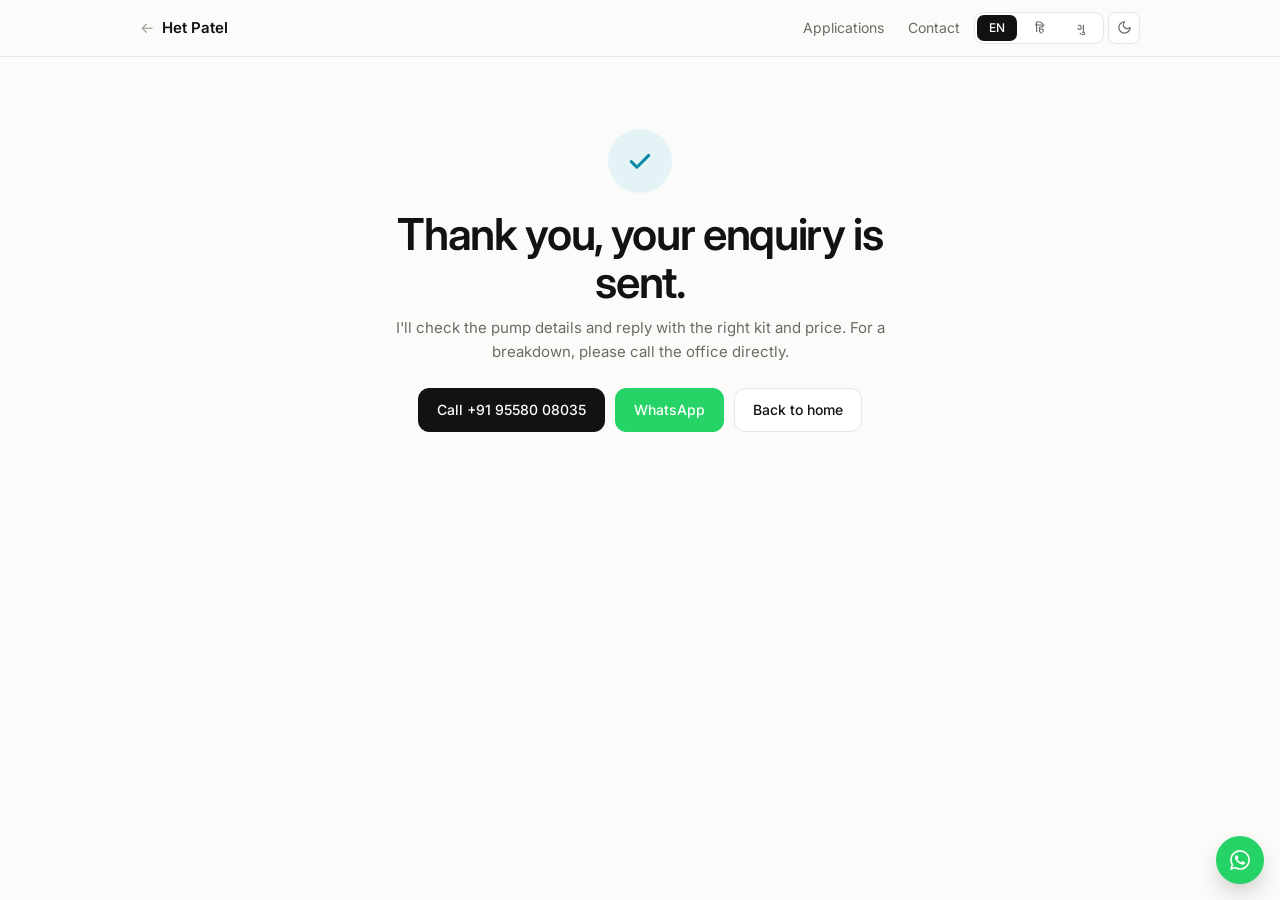
<file: inquiry/thanks.html>
<!doctype html>
<html lang="en">
<head>
<meta charset="utf-8">
<meta name="viewport" content="width=device-width, initial-scale=1">
<meta name="robots" content="noindex">
<title>Enquiry sent — Het Patel</title>
<meta name="description" content="Send a vacuum pump spares enquiry: pump brand, model, part needed and a nameplate photo. Rotary vane, dry screw and claw pumps of any brand.">
<meta property="og:title" content="Vacuum Pump Spares Enquiry — Het Patel, Mechvac Technologies">
<meta property="og:description" content="Send your pump details and nameplate photo. Spares for any brand of rotary vane, dry screw and claw vacuum pumps.">
<meta property="og:image" content="https://hetp1200nx.github.io/hetp1200nx/application/img/mechvac-pumps.jpg">
<link rel="preconnect" href="https://fonts.googleapis.com">
<link rel="preconnect" href="https://fonts.gstatic.com" crossorigin>
<link href="https://fonts.googleapis.com/css2?family=Inter:wght@400;500;600;700&family=JetBrains+Mono:wght@400;500&family=Noto+Sans+Devanagari:wght@400;500;600&family=Noto+Sans+Gujarati:wght@400;500;600&display=swap" rel="stylesheet">
<link rel="stylesheet" href="../assets/site.css">
<style>
:root{
  --bg:#fbfbfa; --surface:#ffffff; --surface-2:#f3f3f1; --line:#e7e7e3;
  --text:#121212; --muted:#6b6b66; --faint:#9a9a94;
  --accent:#0b8aa3; --accent-ink:#ffffff; --accent-soft:#e3f3f6;
  --danger:#c2410c;
  --ease-out:cubic-bezier(0.23,1,0.32,1);
  --radius:14px;
  --shadow:0 1px 0 rgba(0,0,0,.03),0 8px 24px -12px rgba(0,0,0,.12);
}
@media (prefers-color-scheme:dark){
  :root:not([data-theme="light"]){
    --bg:#0c0c0c; --surface:#141414; --surface-2:#1b1b1b; --line:#262626;
    --text:#ededed; --muted:#a1a1a1; --faint:#6e6e6e;
    --accent:#3cc3dc; --accent-ink:#06262d; --accent-soft:#0f2a30; --danger:#fb923c;
    --shadow:0 1px 0 rgba(255,255,255,.03),0 8px 24px -12px rgba(0,0,0,.6);
  }
}
:root[data-theme="dark"]{
  --bg:#0c0c0c; --surface:#141414; --surface-2:#1b1b1b; --line:#262626;
  --text:#ededed; --muted:#a1a1a1; --faint:#6e6e6e;
  --accent:#3cc3dc; --accent-ink:#06262d; --accent-soft:#0f2a30; --danger:#fb923c;
  --shadow:0 1px 0 rgba(255,255,255,.03),0 8px 24px -12px rgba(0,0,0,.6);
}
*{box-sizing:border-box;margin:0;padding:0}
body{background:var(--bg);color:var(--text);font:15px/1.6 Inter,system-ui,-apple-system,Segoe UI,Roboto,sans-serif;-webkit-font-smoothing:antialiased}
a{color:inherit;text-decoration:none}
img{display:block;max-width:100%}
.wrap{max-width:1040px;margin:0 auto;padding:0 20px}
:focus-visible{outline:2px solid var(--accent);outline-offset:2px}
.nav{position:sticky;top:0;z-index:20;background:color-mix(in srgb,var(--bg) 82%,transparent);backdrop-filter:saturate(1.4) blur(10px);-webkit-backdrop-filter:saturate(1.4) blur(10px);border-bottom:1px solid var(--line)}
.nav .wrap{display:flex;align-items:center;justify-content:space-between;height:56px}
.brand{font-weight:600;display:flex;gap:8px}.brand .back{color:var(--faint);font-weight:400}
.nav-links{display:flex;gap:4px;align-items:center}
.nav-links a{font-size:14px;color:var(--muted);padding:6px 10px;border-radius:8px;transition:color 150ms ease,background-color 150ms ease}
@media (hover:hover) and (pointer:fine){.nav-links a:hover{color:var(--text);background:var(--surface-2)}}
@media (max-width:560px){.nav-links a.hide-sm{display:none}}
.theme-btn{width:32px;height:32px;border-radius:8px;border:1px solid var(--line);background:var(--surface);color:var(--muted);display:grid;place-items:center;cursor:pointer;transition:transform 160ms var(--ease-out)}
.theme-btn:active{transform:scale(0.95)}
.btn{display:inline-flex;align-items:center;justify-content:center;gap:8px;height:44px;padding:0 18px;border-radius:11px;font-family:inherit;font-size:14px;font-weight:500;line-height:1;border:1px solid var(--line);background:var(--surface);color:var(--text);cursor:pointer;transition:transform 160ms var(--ease-out),background-color 150ms ease,border-color 150ms ease,opacity 150ms ease;-webkit-tap-highlight-color:transparent}
.btn:active{transform:scale(0.97)}
.btn.primary{background:var(--text);color:var(--bg);border-color:var(--text)}
.btn.wa{background:#25d366;border-color:#25d366;color:#fff}
.btn[disabled]{opacity:.6;cursor:progress}
@media (hover:hover) and (pointer:fine){.btn:hover{border-color:color-mix(in srgb,var(--text) 25%,var(--line))}}

.hero{padding:48px 0 20px}
.crumb{font-size:13px;color:var(--faint)}.crumb a{color:var(--muted)}
h1{font-size:clamp(30px,5vw,44px);line-height:1.08;letter-spacing:-.03em;font-weight:600;margin:12px 0 10px}
.lede{color:var(--muted);font-size:16px;max-width:60ch}
.enter{opacity:0;transform:translateY(8px);animation:enter 500ms var(--ease-out) forwards}
.enter:nth-child(2){animation-delay:50ms}.enter:nth-child(3){animation-delay:100ms}
@keyframes enter{to{opacity:1;transform:none}}

.layout{display:grid;grid-template-columns:1fr 320px;gap:20px;align-items:start;padding:20px 0 64px}
@media (max-width:860px){.layout{grid-template-columns:1fr}}
.card{background:var(--surface);border:1px solid var(--line);border-radius:var(--radius);padding:22px}
fieldset{border:0;display:grid;gap:14px}
fieldset + fieldset{margin-top:22px;padding-top:22px;border-top:1px solid var(--line)}
legend{font-size:13px;font-weight:600;letter-spacing:.02em;margin-bottom:14px;display:flex;align-items:center;gap:8px}
legend .n{width:22px;height:22px;border-radius:50%;background:var(--accent-soft);color:var(--accent);display:grid;place-items:center;font-size:12px}
.row{display:grid;grid-template-columns:1fr 1fr;gap:14px}
@media (max-width:520px){.row{grid-template-columns:1fr}}
label{display:grid;gap:6px;font-size:13px;color:var(--muted)}
label .req{color:var(--danger)}
input,select,textarea{font:inherit;font-size:15px;color:var(--text);background:var(--bg);border:1px solid var(--line);border-radius:10px;padding:11px 12px;width:100%;transition:border-color 150ms ease,box-shadow 150ms ease}
textarea{min-height:96px;resize:vertical}
input:focus,select:focus,textarea:focus{outline:none;border-color:var(--accent);box-shadow:0 0 0 3px color-mix(in srgb,var(--accent) 18%,transparent)}
.invalid input,.invalid select,.invalid textarea{border-color:var(--danger)}
.err{font-size:12px;color:var(--danger);display:none}
.invalid .err{display:block}

/* segmented pump type */
.seg{display:grid;grid-template-columns:repeat(3,1fr);gap:8px}
@media (max-width:520px){.seg{grid-template-columns:1fr 1fr}}
.seg label{position:relative;display:block;cursor:pointer}
.seg input{position:absolute;opacity:0;pointer-events:none}
.seg span{display:flex;align-items:center;justify-content:center;text-align:center;height:44px;padding:0 10px;border-radius:10px;border:1px solid var(--line);background:var(--bg);color:var(--text);font-size:14px;font-weight:500;transition:background-color 150ms ease,border-color 150ms ease,color 150ms ease,transform 160ms var(--ease-out)}
.seg label:active span{transform:scale(0.97)}
.seg input:checked + span{background:var(--text);color:var(--bg);border-color:var(--text)}
.seg input:focus-visible + span{outline:2px solid var(--accent);outline-offset:2px}

/* photo drop */
.drop{position:relative;display:grid;place-items:center;gap:6px;text-align:center;min-height:132px;padding:18px;border:1.5px dashed var(--line);border-radius:12px;background:var(--bg);cursor:pointer;transition:border-color 150ms ease,background-color 150ms ease}
.drop.over{border-color:var(--accent);background:var(--accent-soft)}
.drop input{position:absolute;inset:0;opacity:0;cursor:pointer}
.drop .hint{font-size:13px;color:var(--muted)}
.drop b{color:var(--text);font-weight:500}
.thumbs{display:flex;gap:8px;flex-wrap:wrap;margin-top:10px}
.thumb{position:relative;width:76px;height:76px;border-radius:10px;overflow:hidden;border:1px solid var(--line);opacity:0;transform:scale(0.95);animation:pop 200ms var(--ease-out) forwards}
@keyframes pop{to{opacity:1;transform:none}}
.thumb img{width:100%;height:100%;object-fit:cover}
.thumb small{position:absolute;left:0;right:0;bottom:0;font-size:10px;background:rgba(0,0,0,.55);color:#fff;padding:2px 4px;white-space:nowrap;overflow:hidden;text-overflow:ellipsis}

.actions{display:flex;gap:10px;flex-wrap:wrap;margin-top:22px;padding-top:22px;border-top:1px solid var(--line);align-items:center}
.actions .note{font-size:12px;color:var(--faint);flex-basis:100%}
.hp{position:absolute;left:-9999px}

aside{display:grid;gap:14px;position:sticky;top:76px}
@media (max-width:860px){aside{position:static}}
aside h3{font-size:15px;font-weight:600}
.steps{list-style:none;counter-reset:s;display:grid;gap:12px;margin-top:12px}
.steps li{counter-increment:s;display:flex;gap:10px;font-size:14px;color:var(--muted)}
.steps li::before{content:counter(s);flex:none;width:22px;height:22px;border-radius:50%;border:1px solid var(--line);display:grid;place-items:center;font-size:12px;color:var(--text);background:var(--surface-2)}
.direct a{display:flex;justify-content:space-between;align-items:center;padding:10px 0;border-bottom:1px solid var(--line);font-size:14px}
.direct a:last-child{border-bottom:0}
.direct small{color:var(--muted);font-size:12px;display:block}
.dl{display:flex;gap:12px;align-items:center;padding:10px 0;border-bottom:1px solid var(--line)}
.dl:last-child{border-bottom:0}
.dl img{width:44px;height:56px;object-fit:cover;border-radius:6px;border:1px solid var(--line);flex:none}
.dl b{font-size:14px;font-weight:500;display:block}
.dl small{font-size:12px;color:var(--muted)}
footer{padding:28px 0 40px;color:var(--faint);font-size:13px;border-top:1px solid var(--line)}
footer .wrap{display:flex;justify-content:space-between;gap:12px;flex-wrap:wrap}
@media (prefers-reduced-motion:reduce){.enter,.thumb{animation:none;opacity:1;transform:none}}
.done{max-width:560px;margin:72px auto;text-align:center;padding:0 20px}
.tick{width:64px;height:64px;border-radius:50%;background:var(--accent-soft);color:var(--accent);display:grid;place-items:center;margin:0 auto 18px}
.tick path{stroke-dasharray:24;stroke-dashoffset:24;animation:draw 400ms 200ms var(--ease-out) forwards}
@keyframes draw{to{stroke-dashoffset:0}}
.done p{color:var(--muted);margin-top:8px}
.done .btns{display:flex;gap:10px;justify-content:center;flex-wrap:wrap;margin-top:24px}
@media (prefers-reduced-motion:reduce){.tick path{animation:none;stroke-dashoffset:0}}
</style>
</head>
<body data-page="inquiry">
<nav class="nav">
  <div class="wrap">
    <a href="../" class="brand"><span class="back">←</span>Het Patel</a>
    <div class="nav-links">
      <a href="../application/" class="hide-sm">Applications</a>
      <a href="../#contact">Contact</a>
      <button class="theme-btn" id="themeBtn" aria-label="Toggle colour theme" title="Toggle theme">
        <svg width="15" height="15" viewBox="0 0 24 24" fill="none" stroke="currentColor" stroke-width="2" stroke-linecap="round" stroke-linejoin="round"><path d="M12 3a6 6 0 0 0 9 9 9 9 0 1 1-9-9Z"/></svg>
      </button>
    </div>
  </div>
</nav>
<main class="done">
  <div class="tick enter"><svg width="30" height="30" viewBox="0 0 24 24" fill="none" stroke="currentColor" stroke-width="2.4" stroke-linecap="round" stroke-linejoin="round"><path d="M5 12.5l4.5 4.5L19 7.5"/></svg></div>
  <h1 class="enter">Thank you, your enquiry is sent.</h1>
  <p class="enter">I'll check the pump details and reply with the right kit and price. For a breakdown, please call the office directly.</p>
  <div class="btns enter">
    <a class="btn primary" href="tel:+919558008035">Call +91 95580 08035</a>
    <a class="btn wa" data-wa href="#" target="_blank" rel="noopener">WhatsApp</a>
    <a class="btn" href="../">Back to home</a>
  </div>
</main>
<script src="../assets/i18n.js"></script>
<script src="../assets/site.js"></script>
<script>
const root=document.documentElement;
try{const t=localStorage.getItem('theme');if(t)root.dataset.theme=t;}catch(e){}
document.getElementById('themeBtn').addEventListener('click',()=>{const d=root.dataset.theme?root.dataset.theme==='dark':matchMedia('(prefers-color-scheme: dark)').matches;root.dataset.theme=d?'light':'dark';try{localStorage.setItem('theme',root.dataset.theme)}catch(e){}});
</script>
</body>
</html>
</file>
<file: assets/site.css>
/* Shared: language switch, floating actions, Indic fonts */
:root[lang="hi"] body{font-family:"Noto Sans Devanagari",Inter,system-ui,sans-serif}
:root[lang="gu"] body{font-family:"Noto Sans Gujarati",Inter,system-ui,sans-serif}
:root[lang="hi"] h1,:root[lang="gu"] h1{line-height:1.2;letter-spacing:-.01em}
:root[lang="hi"] h2,:root[lang="gu"] h2,:root[lang="hi"] h3,:root[lang="gu"] h3{letter-spacing:0}

/* language segmented control */
.lang{display:inline-flex;padding:2px;border:1px solid var(--line);border-radius:9px;background:var(--surface);gap:2px}
.lang button{all:unset;cursor:pointer;font:500 12px/1 Inter,"Noto Sans Devanagari","Noto Sans Gujarati",system-ui,sans-serif;height:26px;min-width:28px;padding:0 6px;display:grid;place-items:center;border-radius:7px;color:var(--muted);transition:background-color 150ms ease,color 150ms ease;-webkit-tap-highlight-color:transparent}
.lang button[aria-pressed="true"]{background:var(--text);color:var(--bg)}
.lang button:focus-visible{outline:2px solid var(--accent);outline-offset:1px}
@media (hover:hover) and (pointer:fine){.lang button:not([aria-pressed="true"]):hover{color:var(--text)}}

/* floating actions */
.fab{position:fixed;right:16px;bottom:16px;z-index:40;display:flex;flex-direction:column;align-items:flex-end;gap:10px;pointer-events:none}
.fab a{pointer-events:auto;display:inline-flex;align-items:center;gap:8px;height:48px;border-radius:999px;font:600 14px/1 Inter,"Noto Sans Devanagari","Noto Sans Gujarati",system-ui,sans-serif;text-decoration:none;box-shadow:0 10px 28px -10px rgba(0,0,0,.45),0 1px 0 rgba(0,0,0,.04);transition:transform 160ms cubic-bezier(0.23,1,0.32,1),opacity 400ms cubic-bezier(0.23,1,0.32,1);-webkit-tap-highlight-color:transparent;opacity:0;transform:translateY(16px) scale(0.96)}
.fab.in a{opacity:1;transform:none}
.fab.in a:nth-child(2){transition-delay:0ms,60ms}
.fab a:active{transform:scale(0.96)}
.fab .wa{width:48px;justify-content:center;background:#25d366;color:#fff}
.fab .enq{padding:0 18px 0 14px;background:var(--text);color:var(--bg)}
.fab .enq svg{flex:none}
@media (max-width:520px){.fab .enq span{display:none}.fab .enq{width:48px;padding:0;justify-content:center}}
@media (prefers-reduced-motion:reduce){.fab a{transform:none;transition:opacity 200ms ease}}

/* keep page content clear of the floating buttons on phones */
@media (max-width:520px){footer{padding-bottom:96px!important}}

/* nav fit on small screens */
.brand{white-space:nowrap}
@media (max-width:560px){.nav-links a[href$="#contact"]{display:none}}
@media (max-width:480px){.nav-links .theme-btn{display:none}.nav-links{gap:2px}.nav-links a{padding:6px 7px}}
</file>
